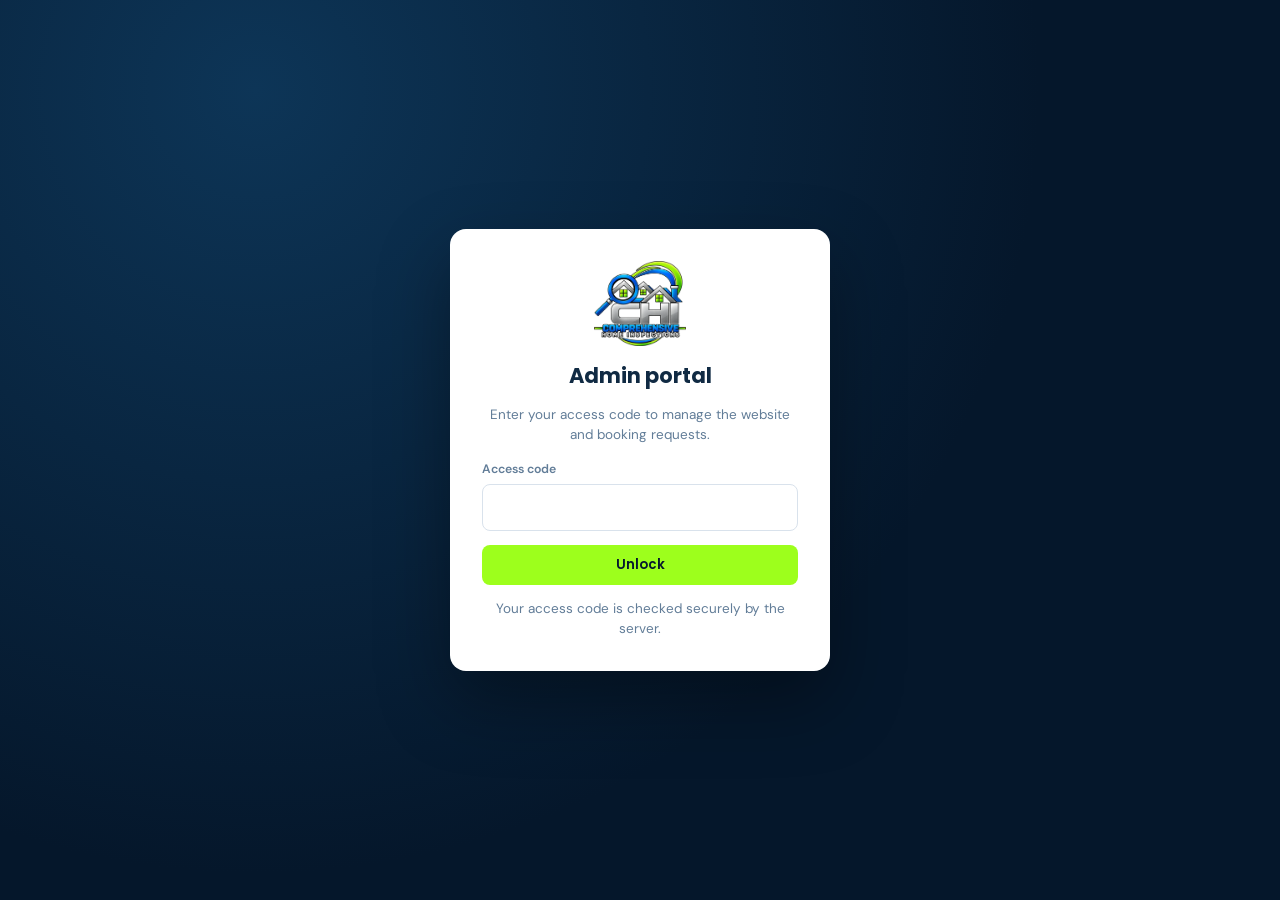
<file: admin/index.html>
<!doctype html>
<html lang="en">
  <head>
    <meta charset="UTF-8" />
    <meta name="viewport" content="width=device-width, initial-scale=1" />
    <meta name="robots" content="noindex, nofollow" />
    <title>CHI Admin Portal</title>
    <meta property="og:type" content="website" />
    <meta property="og:site_name" content="CHI Comprehensive Home Inspections" />
    <meta property="og:url" content="https://www.chinspects.com/admin/" />
    <meta property="og:title" content="CHI Comprehensive Home Inspections" />
    <meta property="og:description" content="Detailed home inspections across Maryland, Pennsylvania, DC and West Virginia." />
    <meta property="og:image" content="https://www.chinspects.com/assets/og-image.jpg" />
    <meta property="og:image:secure_url" content="https://www.chinspects.com/assets/og-image.jpg" />
    <meta property="og:image:type" content="image/jpeg" />
    <meta property="og:image:width" content="1200" />
    <meta property="og:image:height" content="630" />
    <meta property="og:image:alt" content="CHI Comprehensive Home Inspections logo" />
    <meta name="twitter:card" content="summary_large_image" />
    <meta name="twitter:title" content="CHI Comprehensive Home Inspections" />
    <meta name="twitter:image" content="https://www.chinspects.com/assets/og-image.jpg" />
    <link rel="icon" type="image/svg+xml" href="../assets/favicon.svg" />
    <link rel="preload" href="../assets/fonts/dm-sans.woff2" as="font" type="font/woff2" crossorigin />
    <!-- /admin (no trailing slash) would otherwise request /admin.css, which 404s.
         Inject the real URL before the parser can preload the wrong one. -->
    <script>
      (function () {
        var bare = location.protocol !== "file:" && !location.pathname.endsWith("/") && !/\.[a-z0-9]+$/i.test(location.pathname.split("/").pop());
        var css = document.createElement("link");
        css.rel = "stylesheet";
        css.href = bare ? "/admin/admin.css" : "admin.css";
        document.head.appendChild(css);
      })();
    </script>
    <script src="../assets/cms-config.js" defer></script>
    <script src="../assets/cms-map.js" defer></script>
    <!-- Parser-inserted so this runs after cms-map.js. A late-injected script
         can start first and then crash with "reading 'label'". -->
    <script>
      (function () {
        var bare = location.protocol !== "file:" && !location.pathname.endsWith("/") && !/\.[a-z0-9]+$/i.test(location.pathname.split("/").pop() || "");
        document.write('<script src="' + (bare ? "/admin/admin.js" : "admin.js") + '" defer><\/script>');
      })();
    </script>
  </head>
  <body>
    <!-- ------------------------------------------------- access code -->
    <div class="login-screen" id="login">
      <form class="login-card" id="login-form" autocomplete="off">
        <img src="../assets/chi-logo.webp" alt="CHI Comprehensive Home Inspections" width="440" height="405" />
        <h1>Admin portal</h1>
        <p>Enter your access code to manage the website and booking requests.</p>
        <label for="password">
          Access code
          <input type="password" id="password" autocomplete="current-password" inputmode="text" required />
        </label>
        <button class="btn btn-primary" type="submit" id="login-btn">Unlock</button>
        <p class="login-error" id="login-error" hidden></p>
        <p class="login-note">Your access code is checked securely by the server.</p>
      </form>
    </div>

    <!-- --------------------------------------------------------- app -->
    <div class="app" id="app" hidden>
      <header class="topbar">
        <div class="topbar-left">
          <img src="../assets/chi-logo.webp" alt="" width="440" height="405" />
          <div>
            <strong>Admin portal</strong>
            <span id="save-state">All changes saved</span>
          </div>
        </div>

        <nav class="tabs" aria-label="Admin sections">
          <button type="button" class="tab active" data-tab="bookings" id="tab-bookings">
            Booking requests <span class="badge" id="new-count" hidden>0</span>
          </button>
          <button type="button" class="tab" data-tab="content" id="tab-content">Edit website</button>
          <button type="button" class="tab" data-tab="settings" id="tab-settings">Settings</button>
        </nav>

        <div class="topbar-right">
          <span class="content-actions">
            <button class="btn btn-ghost" type="button" id="btn-preview-toggle">Hide preview</button>
            <button class="btn btn-ghost" type="button" id="btn-revert">Undo changes</button>
            <button class="btn btn-primary" type="button" id="btn-save" disabled>Save &amp; publish</button>
          </span>
          <button class="btn btn-quiet" type="button" id="btn-logout">Lock</button>
        </div>
      </header>

      <!-- ------------------------------------------- booking requests -->
      <section class="bookings" id="view-bookings" aria-labelledby="bookings-title">
        <div class="bookings-head">
          <div>
            <h2 id="bookings-title">Booking requests</h2>
            <p class="section-hint" id="bookings-summary">Loading…</p>
          </div>
          <div class="bookings-tools">
            <input type="search" id="booking-search" placeholder="Search name, phone, email, address" aria-label="Search booking requests" />
            <select id="booking-filter" aria-label="Filter by status">
              <option value="all">All statuses</option>
              <option value="new">New</option>
              <option value="contacted">Contacted</option>
              <option value="scheduled">Scheduled</option>
              <option value="completed">Completed</option>
              <option value="cancelled">Cancelled</option>
            </select>
            <button class="btn btn-ghost" type="button" id="btn-refresh">Refresh</button>
            <button class="btn btn-ghost" type="button" id="btn-export">Download CSV</button>
          </div>
        </div>
        <div class="booking-list" id="booking-list"></div>
      </section>

      <!-- ------------------------------------------------------- settings -->
      <section class="settings" id="view-settings" hidden>
        <div class="bookings-head">
          <div>
            <h2>Settings</h2>
            <p class="section-hint">Change the email and access code used to open this portal.</p>
          </div>
        </div>
        <form class="settings-card" id="email-form" autocomplete="off">
          <h3>Change email</h3>
          <p class="section-hint">Sign-in uses <strong id="settings-email"></strong>. The access code stays the same. If a confirmation link arrives, open it before the new email will work.</p>
          <label for="email-new">
            New email
            <input type="email" id="email-new" autocomplete="off" required />
          </label>
          <label for="email-confirm">
            Confirm new email
            <input type="email" id="email-confirm" autocomplete="off" required />
          </label>
          <label for="email-password">
            Current access code
            <input type="password" id="email-password" autocomplete="current-password" required />
          </label>
          <button class="btn btn-primary" type="submit" id="email-save">Update email</button>
          <p class="login-error" id="email-error" hidden></p>
        </form>
        <form class="settings-card" id="password-form" autocomplete="off">
          <h3>Change access code</h3>
          <p class="section-hint">This updates the password for <strong id="settings-email-code"></strong>. Use at least 8 characters.</p>
          <label for="pw-current">
            Current access code
            <input type="password" id="pw-current" autocomplete="current-password" required />
          </label>
          <label for="pw-new">
            New access code
            <input type="password" id="pw-new" autocomplete="new-password" minlength="8" required />
          </label>
          <label for="pw-confirm">
            Confirm new access code
            <input type="password" id="pw-confirm" autocomplete="new-password" minlength="8" required />
          </label>
          <button class="btn btn-primary" type="submit" id="pw-save">Update access code</button>
          <p class="login-error" id="pw-error" hidden></p>
        </form>
      </section>

      <!-- ------------------------------------------------ website editor -->
      <div class="layout" id="view-content" hidden>
        <nav class="sidebar" id="sidebar" aria-label="Website sections"></nav>

        <main class="editor" id="editor"></main>

        <aside class="preview" id="preview">
          <div class="preview-bar">
            <span>Live preview</span>
            <div class="preview-sizes">
              <button type="button" data-size="desktop" class="active">Desktop</button>
              <button type="button" data-size="mobile">Mobile</button>
            </div>
            <a href="../" target="_blank" rel="noopener">Open site ↗</a>
          </div>
          <div class="preview-frame-wrap" id="frame-wrap">
            <iframe id="preview-frame" src="../index.html" title="Live preview of the website"></iframe>
          </div>
        </aside>
      </div>
    </div>

    <div class="toast" id="toast" role="status" hidden></div>
  </body>
</html>
</file>
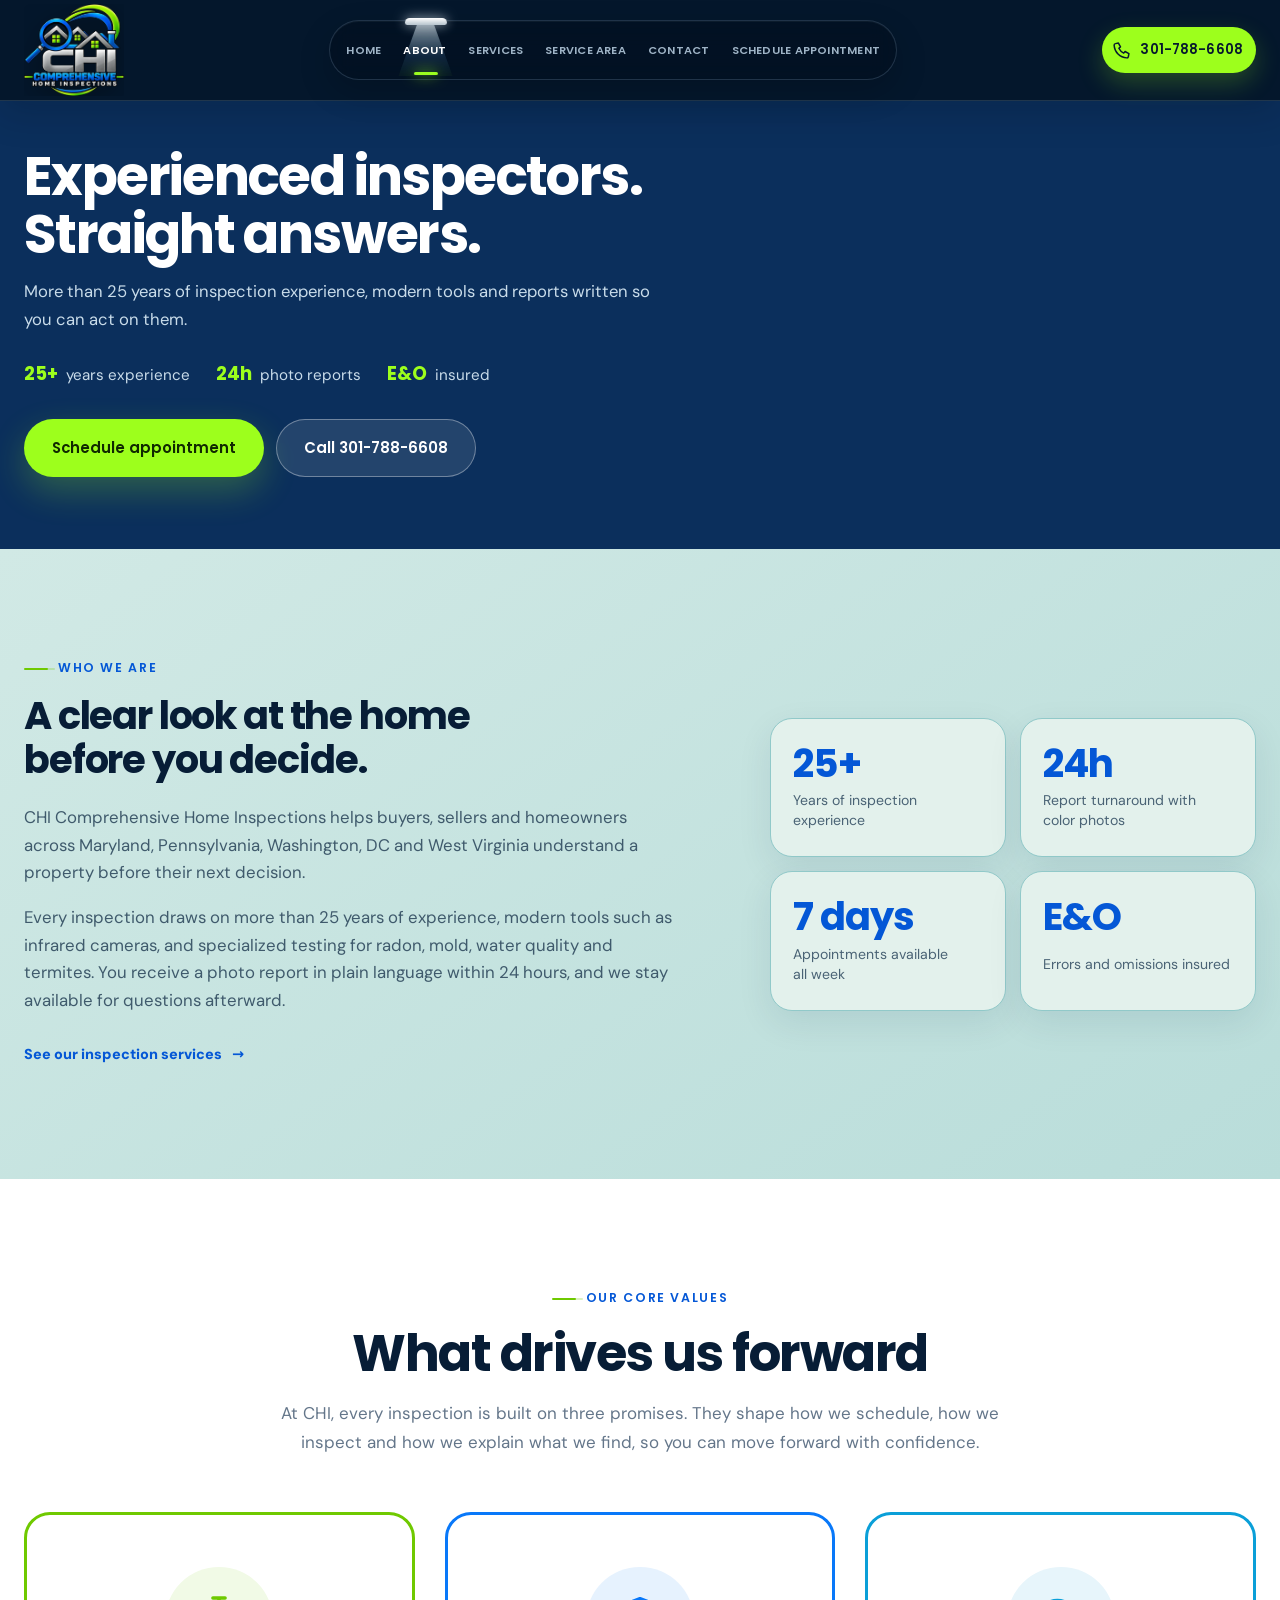
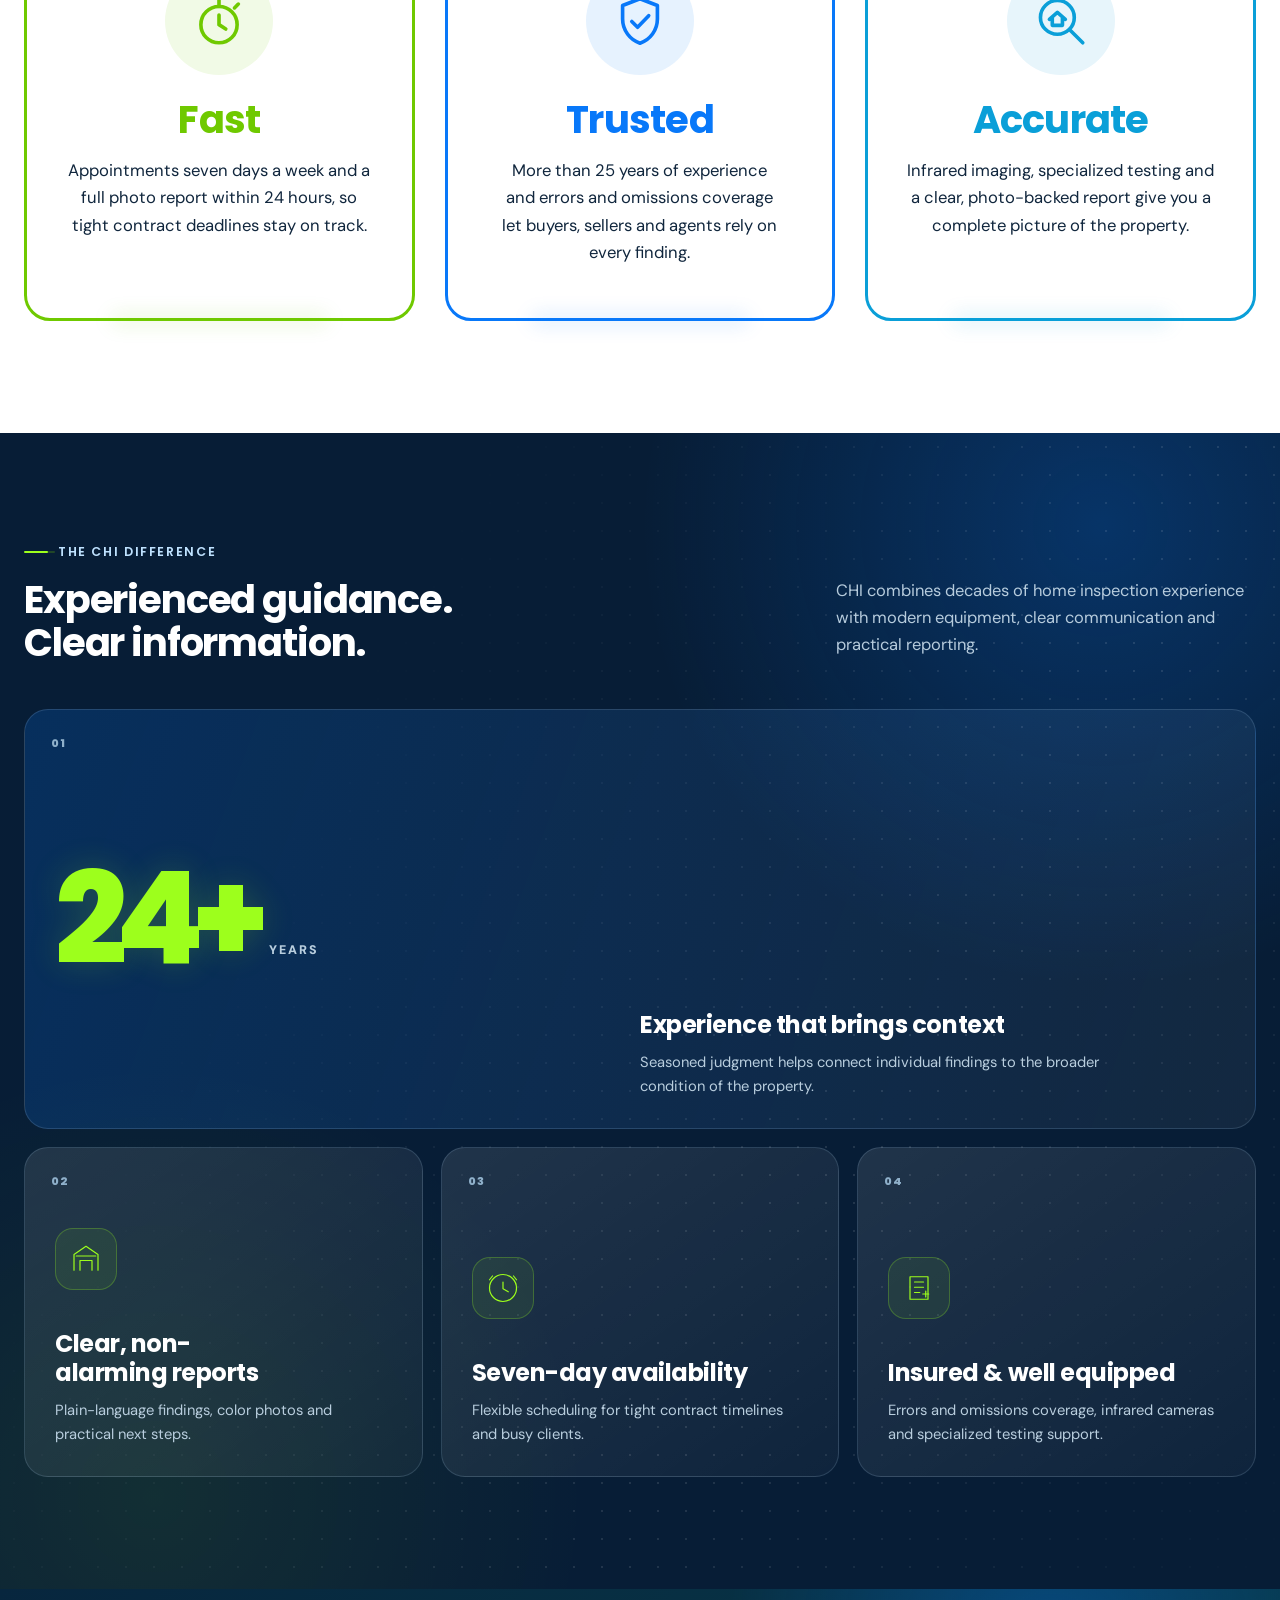
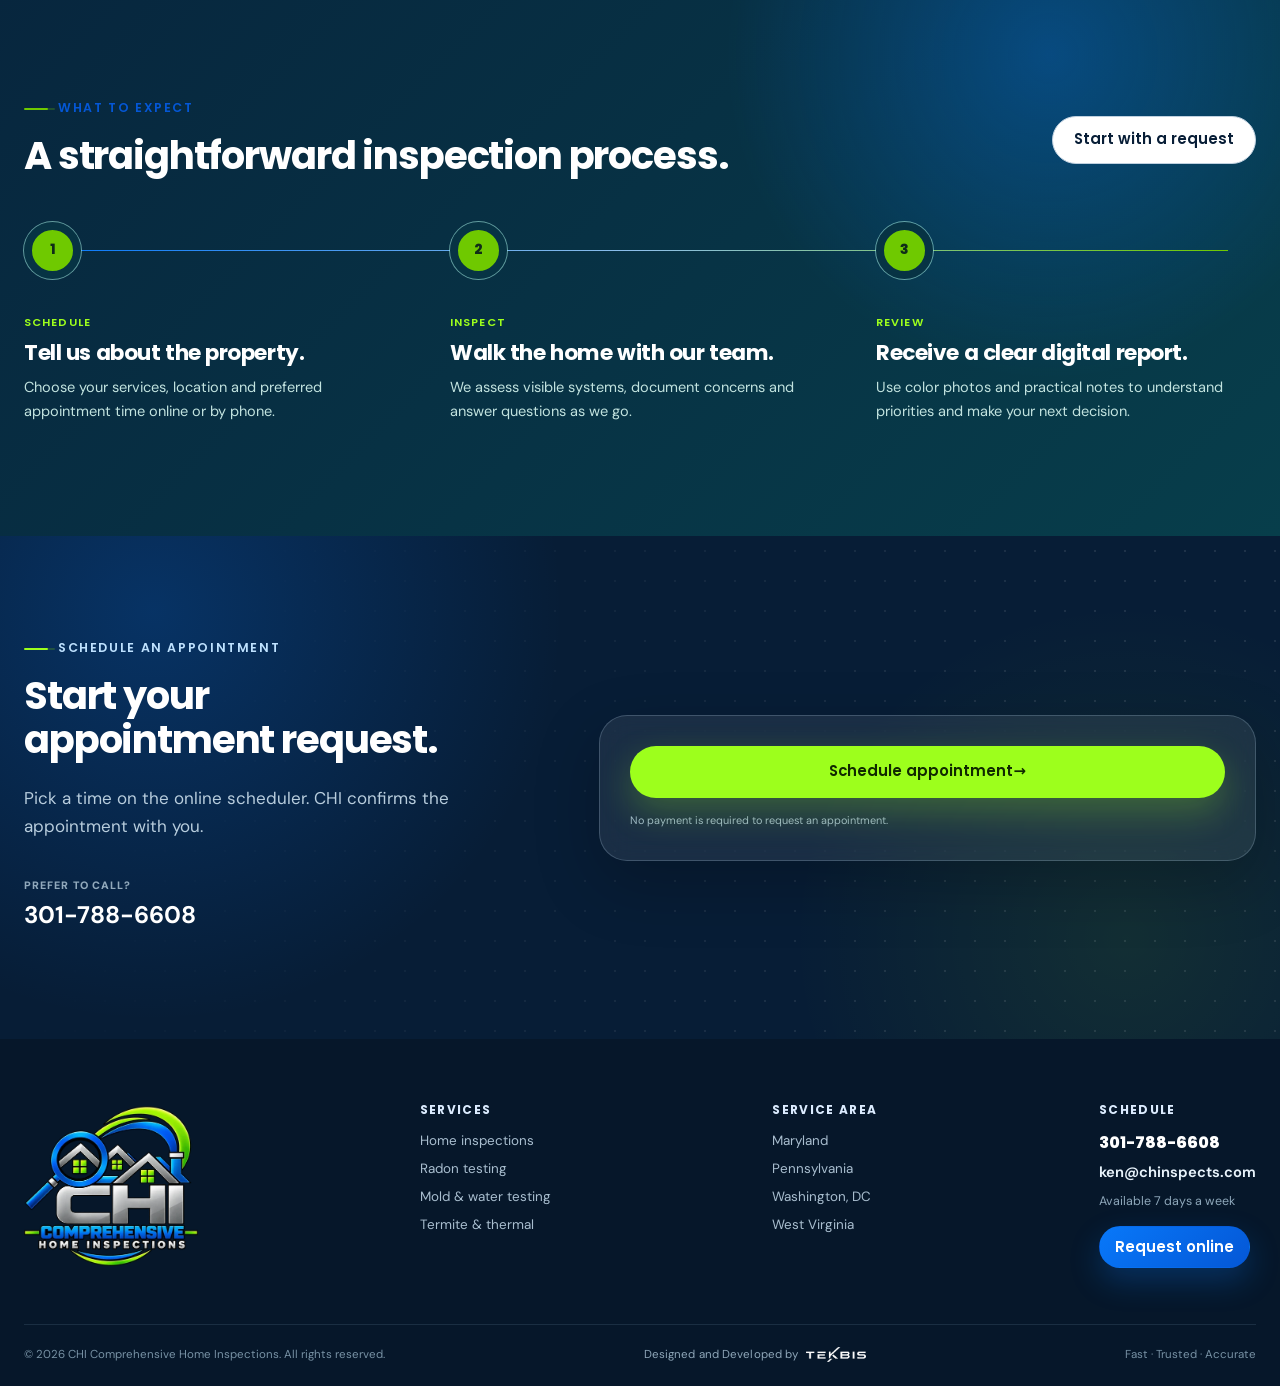
<file: about.html>
<!doctype html>
<html lang="en">
  <head>
    <meta charset="UTF-8" />
    <meta name="viewport" content="width=device-width, initial-scale=1" />
    <meta
      name="description"
      content="More than 25 years of home inspection experience, clear photo reports within 24 hours and appointments 7 days a week across MD, PA, DC and WV."
    />
    <meta name="theme-color" content="#071d36" />
    <title>About CHI | Comprehensive Home Inspections</title>
    <link rel="canonical" href="https://www.chinspects.com/about.html" />
    <meta property="og:type" content="website" />
    <meta property="og:site_name" content="CHI Comprehensive Home Inspections" />
    <meta property="og:url" content="https://www.chinspects.com/about.html" />
    <meta property="og:title" content="About CHI | Comprehensive Home Inspections" />
    <meta property="og:description" content="More than 25 years of home inspection experience, clear photo reports within 24 hours and appointments 7 days a week across MD, PA, DC and WV." />
    <meta property="og:image" content="https://www.chinspects.com/assets/og-image.jpg" />
    <meta property="og:image:secure_url" content="https://www.chinspects.com/assets/og-image.jpg" />
    <meta property="og:image:type" content="image/jpeg" />
    <meta property="og:image:width" content="1200" />
    <meta property="og:image:height" content="630" />
    <meta property="og:image:alt" content="CHI Comprehensive Home Inspections logo" />
    <meta name="twitter:card" content="summary_large_image" />
    <meta name="twitter:title" content="About CHI | Comprehensive Home Inspections" />
    <meta name="twitter:description" content="More than 25 years of home inspection experience, clear photo reports within 24 hours and appointments 7 days a week across MD, PA, DC and WV." />
    <meta name="twitter:image" content="https://www.chinspects.com/assets/og-image.jpg" />
    <link rel="icon" type="image/svg+xml" href="assets/favicon.svg" />
    <link rel="preload" href="assets/fonts/dm-sans.woff2" as="font" type="font/woff2" crossorigin />
    <link rel="preload" href="assets/fonts/poppins-700.woff2" as="font" type="font/woff2" crossorigin />
    <link rel="stylesheet" href="assets/styles.css" />
    <script src="assets/cms-config.js" defer></script>
    <script src="assets/cms-map.js" defer></script>
    <script src="assets/cms.js" defer></script>
    <script src="assets/app.js" defer></script>
    </head>
  <body data-page="about">
    <a class="skip-link" href="#main">Skip to content</a>

    <header class="site-header" data-header>
      <div class="container header-main">
        <a class="brand" href="index.html" aria-label="CHI Comprehensive Home Inspections home">
          <span class="brand-image-wrap"><img src="assets/chi-logo.webp" alt="CHI Comprehensive Home Inspections" width="440" height="405" fetchpriority="high" decoding="async" /></span>
        </a>

        <a class="header-call-mini" href="tel:+13017886608" aria-label="Call CHI at 301-788-6608"><svg viewBox="0 0 24 24" aria-hidden="true"><path d="M7.2 2.8 10 7.9 7.8 9.7c1.3 2.6 3.9 5.2 6.5 6.5L16.1 14l5.1 2.8-.7 4a2 2 0 0 1-2 1.7C9.1 21.9 2.1 14.9 1.5 5.5a2 2 0 0 1 1.7-2l4-.7Z"/></svg></a>

        <button class="menu-toggle" type="button" aria-expanded="false" aria-controls="primary-nav">
          <span></span><span></span><span></span><span class="sr-only">Open navigation</span>
        </button>

        <div class="header-panel">
          <nav class="limelight-nav" id="primary-nav" aria-label="Primary navigation">
            <span class="nav-light" aria-hidden="true"><i></i></span>
            <a href="index.html">Home</a>
            <a class="active" aria-current="page" href="about.html">About</a>
            <a href="services.html">Services</a>
            <a href="service-area.html">Service Area</a>
            <a href="contact.html">Contact</a>
            <a href="https://inspectionsupport.com/isn-knelson/online-scheduler/4d9c0fda-a7a7-11f1-bdcb-0a63506e1b9d" target="_blank" rel="noopener noreferrer">Schedule Appointment</a>
          </nav>
          <div class="header-actions">
            <a class="header-call" href="tel:+13017886608" aria-label="Call CHI at 301-788-6608"><svg viewBox="0 0 24 24" aria-hidden="true"><path d="M7.2 2.8 10 7.9 7.8 9.7c1.3 2.6 3.9 5.2 6.5 6.5L16.1 14l5.1 2.8-.7 4a2 2 0 0 1-2 1.7C9.1 21.9 2.1 14.9 1.5 5.5a2 2 0 0 1 1.7-2l4-.7Z"/></svg><span class="header-call-label">Call</span><span class="header-call-number">301-788-6608</span></a>
          </div>
        </div>
      </div>
    </header>

    <main id="main">
      <section class="page-hero hero-split" aria-labelledby="page-title">
        <div class="container hero-split-grid">
          <div class="hero-split-copy">
            <h1 id="page-title">Experienced inspectors. Straight answers.</h1>
            <p class="page-hero-lede">More than 25 years of inspection experience, modern tools and reports written so you can act on them.</p>
            <ul class="hero-facts"><li><strong>25+</strong> years experience</li><li><strong>24h</strong> photo reports</li><li><strong>E&amp;O</strong> insured</li></ul>
            <div class="hero-buttons">
              <a class="button button-lime button-large" href="https://inspectionsupport.com/isn-knelson/online-scheduler/4d9c0fda-a7a7-11f1-bdcb-0a63506e1b9d" target="_blank" rel="noopener noreferrer">Schedule appointment</a>
              <a class="button button-white button-large" href="tel:+13017886608">Call 301-788-6608</a>
            </div>
          </div>
        </div>
      </section>

      <section class="section about-intro" aria-labelledby="about-intro-title">
        <div class="container about-intro-grid">
          <div class="about-intro-copy reveal">
            <p class="eyebrow"><span></span> Who we are</p>
            <h2 id="about-intro-title">A clear look at the home before you decide.</h2>
            <p>CHI Comprehensive Home Inspections helps buyers, sellers and homeowners across Maryland, Pennsylvania, Washington, DC and West Virginia understand a property before their next decision.</p>
            <p>Every inspection draws on more than 25 years of experience, modern tools such as infrared cameras, and specialized testing for radon, mold, water quality and termites. You receive a photo report in plain language within 24 hours, and we stay available for questions afterward.</p>
            <a class="text-link" href="services.html">See our inspection services <span>→</span></a>
          </div>
          <ul class="about-facts reveal" aria-label="CHI at a glance">
            <li><strong>25+</strong><span>Years of inspection experience</span></li>
            <li><strong>24h</strong><span>Report turnaround with color photos</span></li>
            <li><strong>7 days</strong><span>Appointments available all week</span></li>
            <li><strong>E&amp;O</strong><span>Errors and omissions insured</span></li>
          </ul>
        </div>
      </section>

      <section class="section drives-section" aria-labelledby="drives-title-about">
        <div class="container">
          <div class="drives-head reveal">
            <p class="eyebrow"><span></span> Our core values</p>
            <h2 id="drives-title-about">What drives us forward</h2>
            <p>At CHI, every inspection is built on three promises. They shape how we schedule, how we inspect and how we explain what we find, so you can move forward with confidence.</p>
          </div>
          <div class="drives-grid">
            <article class="drive-card drive-fast reveal">
              <span class="drive-icon"><svg viewBox="0 0 24 24" aria-hidden="true"><circle pathLength="1" cx="12" cy="13.5" r="7.5"/><path pathLength="1" d="M12 9.5v4l2.8 1.8M9.5 2.5h5M12 2.5V6M18.4 6.6 20 5"/></svg></span>
              <h3>Fast</h3>
              <p>Appointments seven days a week and a full photo report within 24 hours, so tight contract deadlines stay on track.</p>
            </article>
            <article class="drive-card drive-trusted reveal">
              <span class="drive-icon"><svg viewBox="0 0 24 24" aria-hidden="true"><path pathLength="1" d="M12 2.8 4.8 5.6v5.6c0 4.6 3 8.6 7.2 10 4.2-1.4 7.2-5.4 7.2-10V5.6L12 2.8Z"/><path pathLength="1" d="m8.6 12.2 2.4 2.4 4.6-4.8"/></svg></span>
              <h3>Trusted</h3>
              <p>More than 25 years of experience and errors and omissions coverage let buyers, sellers and agents rely on every finding.</p>
            </article>
            <article class="drive-card drive-accurate reveal">
              <span class="drive-icon"><svg viewBox="0 0 24 24" aria-hidden="true"><circle pathLength="1" cx="10.5" cy="10.5" r="7"/><path pathLength="1" d="m15.6 15.6 5.4 5.4M7.2 11.3l3.3-2.9 3.3 2.9M8.4 10.4v3.4h4.2v-3.4"/></svg></span>
              <h3>Accurate</h3>
              <p>Infrared imaging, specialized testing and a clear, photo-backed report give you a complete picture of the property.</p>
            </article>
          </div>
        </div>
      </section>

      <section class="section why-section" id="why-chi">
        <div class="container">
          <div class="why-intro reveal">
            <div>
              <p class="eyebrow light"><span></span> The CHI difference</p>
              <h2>Experienced guidance.<br />Clear information.</h2>
            </div>
            <p>CHI combines decades of home inspection experience with modern equipment, clear communication and practical reporting.</p>
          </div>

          <div class="why-cards">
            <article class="why-card why-card-large reveal">
              <span class="card-number">01</span>
              <div class="experience-display" aria-hidden="true">
                <strong>25+</strong><span>years</span>
              </div>
              <div><h3>Experience that brings context</h3><p>Seasoned judgment helps connect individual findings to the broader condition of the property.</p></div>
            </article>
            <article class="why-card reveal">
              <span class="card-number">02</span>
              <div class="line-icon"><svg viewBox="0 0 48 48" aria-hidden="true"><path d="M8 39V18L24 7l16 11v21M16 39V26h16v13M11 20h26"/></svg></div>
              <h3>Clear, non-alarming reports</h3>
              <p>Plain-language findings, color photos and practical next steps.</p>
            </article>
            <article class="why-card reveal">
              <span class="card-number">03</span>
              <div class="line-icon"><svg viewBox="0 0 48 48" aria-hidden="true"><path d="M24 42a18 18 0 1 0 0-36 18 18 0 0 0 0 36Zm0-26v9l7 4M10 8l-4 5m32-5 4 5"/></svg></div>
              <h3>Seven-day availability</h3>
              <p>Flexible scheduling for tight contract timelines and busy clients.</p>
            </article>
            <article class="why-card reveal">
              <span class="card-number">04</span>
              <div class="line-icon"><svg viewBox="0 0 48 48" aria-hidden="true"><path d="M12 9h24v30H12zM18 16h12M18 23h12M18 30h7m8-2v8m-4-4h8"/></svg></div>
              <h3>Insured &amp; well equipped</h3>
              <p>Errors and omissions coverage, infrared cameras and specialized testing support.</p>
            </article>
          </div>
        </div>
      </section>

      <section class="section process-section">
        <div class="container">
          <div class="section-heading compact reveal">
            <div><p class="eyebrow"><span></span> What to expect</p><h2>A straightforward inspection process.</h2></div>
            <a class="button button-outline" href="https://inspectionsupport.com/isn-knelson/online-scheduler/4d9c0fda-a7a7-11f1-bdcb-0a63506e1b9d" target="_blank" rel="noopener noreferrer">Start with a request</a>
          </div>
          <div class="process-track reveal">
            <article><span class="process-dot">1</span><p class="process-label">Schedule</p><h3>Tell us about the property.</h3><p>Choose your services, location and preferred appointment time online or by phone.</p></article>
            <article><span class="process-dot">2</span><p class="process-label">Inspect</p><h3>Walk the home with our team.</h3><p>We assess visible systems, document concerns and answer questions as we go.</p></article>
            <article><span class="process-dot">3</span><p class="process-label">Review</p><h3>Receive a clear digital report.</h3><p>Use color photos and practical notes to understand priorities and make your next decision.</p></article>
          </div>
        </div>
      </section>

      <section class="quick-booking" id="contact">
        <div class="container quick-booking-grid">
          <div class="quick-booking-copy reveal">
            <p class="eyebrow light"><span></span> Schedule an appointment</p>
            <h2>Start your appointment request.</h2>
            <p>Pick a time on the online scheduler. CHI confirms the appointment with you.</p>
            <a href="tel:+13017886608"><span>Prefer to call?</span><strong>301-788-6608</strong></a>
          </div>
          <div class="quick-booking-form reveal">
            <a class="button button-lime button-large" href="https://inspectionsupport.com/isn-knelson/online-scheduler/4d9c0fda-a7a7-11f1-bdcb-0a63506e1b9d" target="_blank" rel="noopener noreferrer">Schedule appointment <span>→</span></a>
            <p class="quick-form-note">No payment is required to request an appointment.</p>
          </div>
        </div>
      </section>
    </main>


    <footer class="site-footer">
      <div class="container footer-top">
        <div class="footer-brand">
          <img src="assets/chi-logo.webp" alt="CHI Comprehensive Home Inspections" width="440" height="405" loading="lazy" decoding="async" />
        </div>
        <div><h3>Services</h3><a href="services.html">Home inspections</a><a href="services.html">Radon testing</a><a href="services.html">Mold &amp; water testing</a><a href="services.html">Termite &amp; thermal</a></div>
        <div><h3>Service area</h3><a href="service-area.html">Maryland</a><a href="service-area.html">Pennsylvania</a><a href="service-area.html">Washington, DC</a><a href="service-area.html">West Virginia</a></div>
        <div class="footer-contact"><h3>Schedule</h3><a class="footer-phone" href="tel:+13017886608">301-788-6608</a><a class="footer-email" href="mailto:ken@chinspects.com">ken@chinspects.com</a><p>Available 7 days a week</p><a class="button button-primary" href="https://inspectionsupport.com/isn-knelson/online-scheduler/4d9c0fda-a7a7-11f1-bdcb-0a63506e1b9d" target="_blank" rel="noopener noreferrer">Request online</a></div>
      </div>
      <div class="container footer-bottom"><p>© <span data-year></span> CHI Comprehensive Home Inspections. All rights reserved.</p><a class="footer-credit" href="https://tekbis.com/" target="_blank" rel="noopener noreferrer"><span>Designed and Developed by</span><img src="assets/tekbis-logo.png" alt="" width="709" height="177" /></a><p>Fast · Trusted · Accurate</p></div>
    </footer>

    <a class="mobile-call-bar" href="tel:+13017886608"><span>Call CHI</span><strong>301-788-6608</strong></a>
  </body>
</html>
</file>
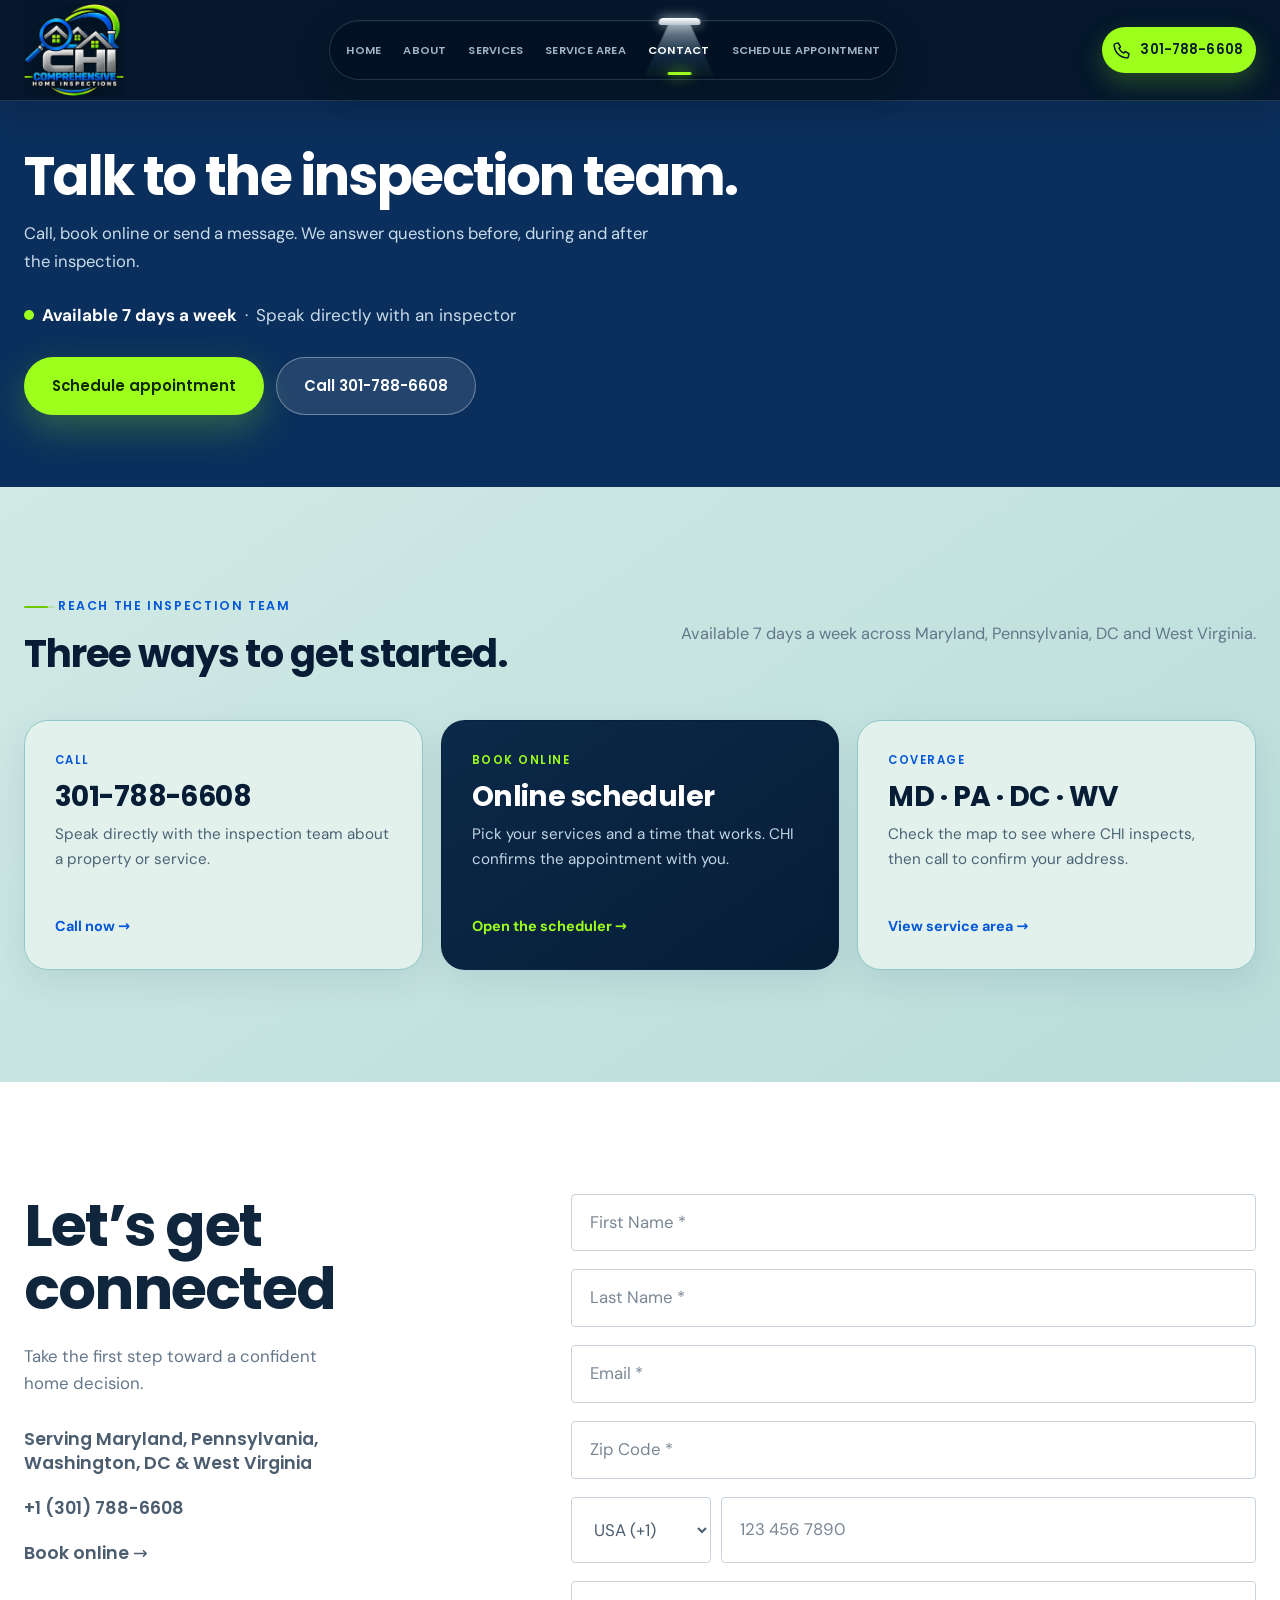
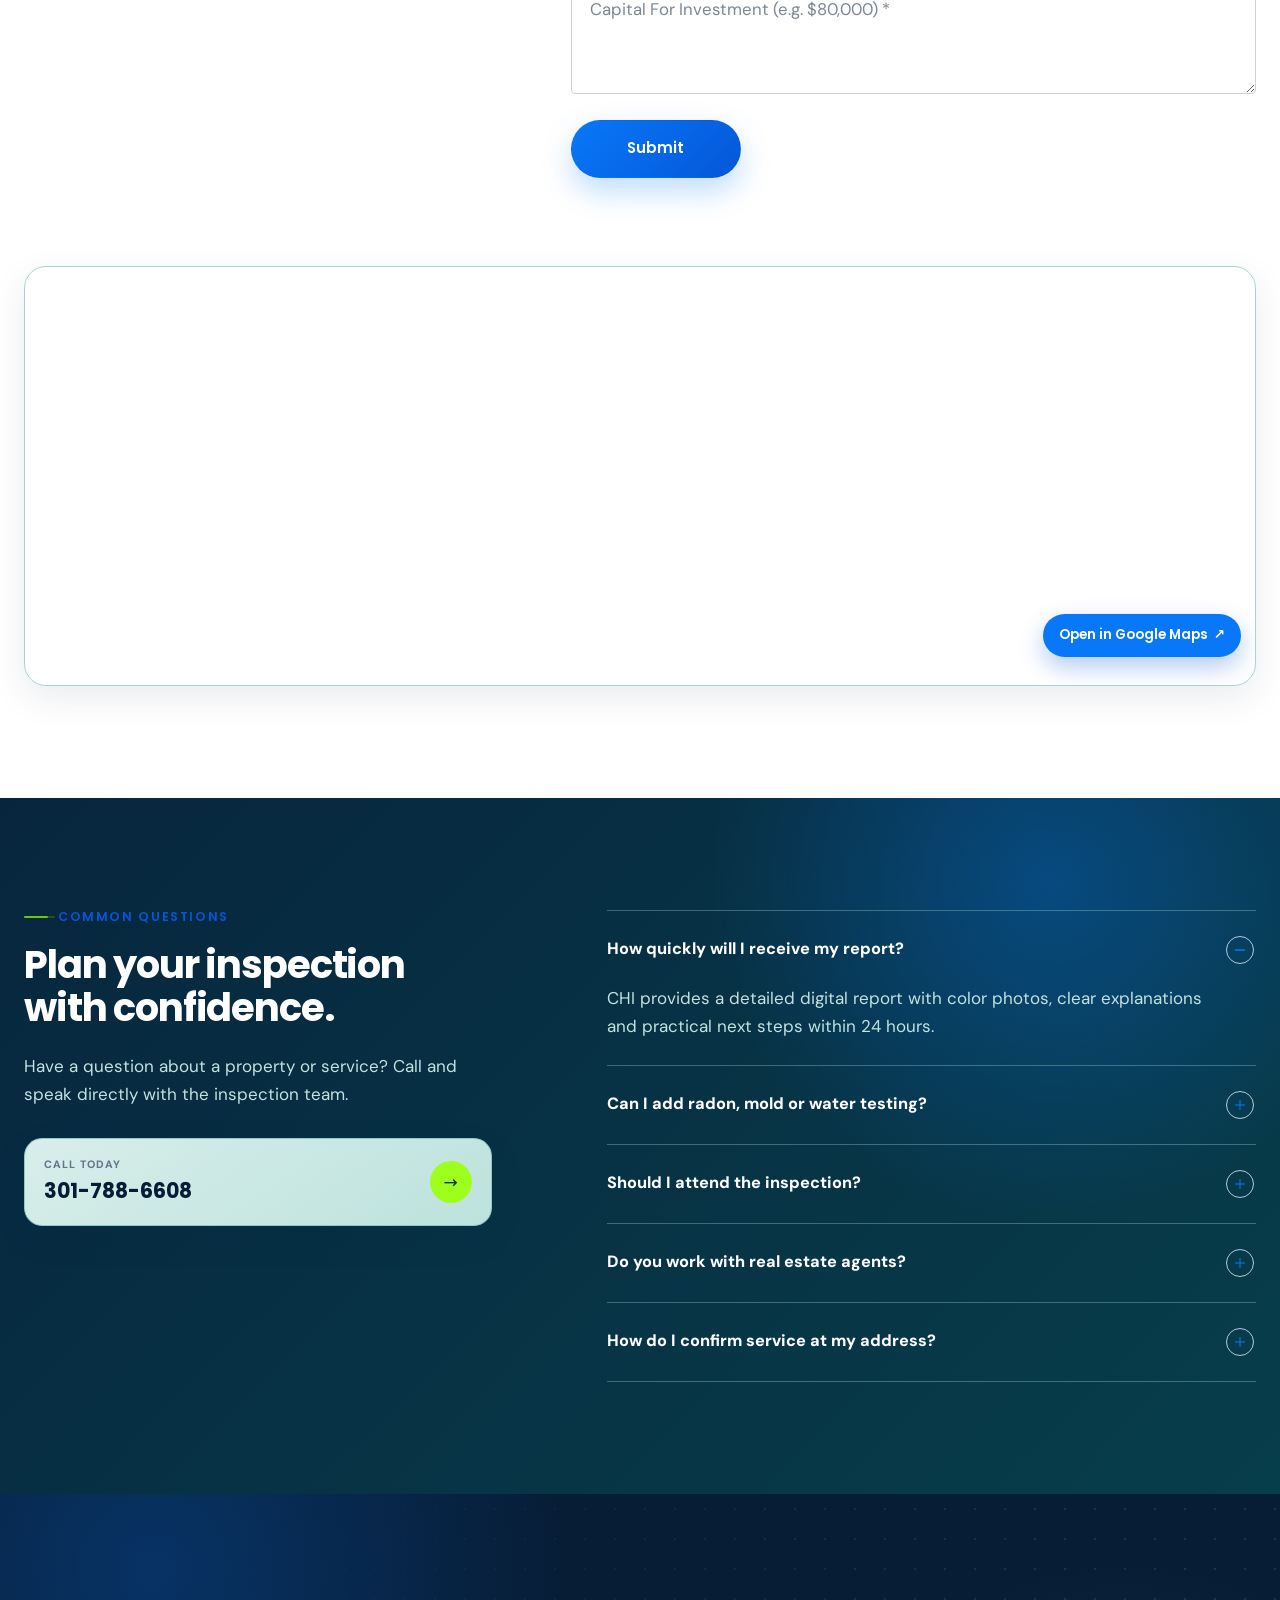
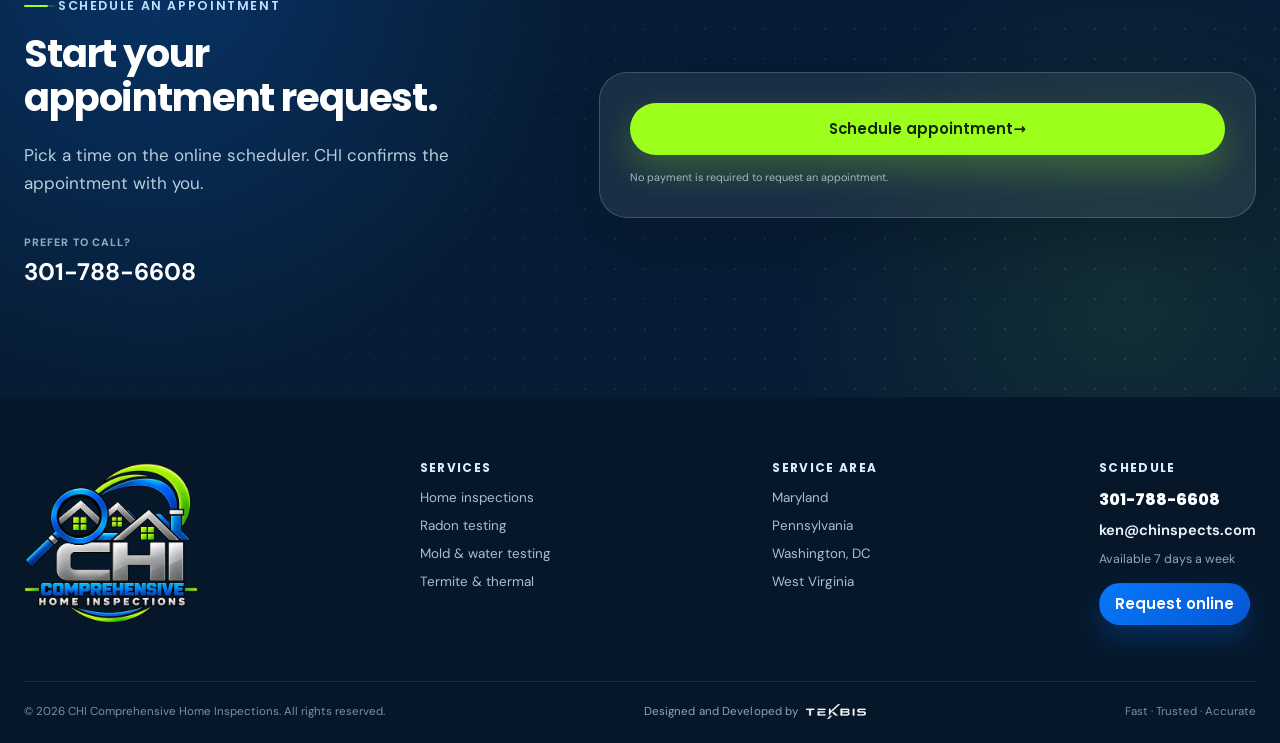
<file: contact.html>
<!doctype html>
<html lang="en">
  <head>
    <meta charset="UTF-8" />
    <meta name="viewport" content="width=device-width, initial-scale=1" />
    <meta
      name="description"
      content="Call 301-788-6608 or book online to schedule a home inspection with CHI. Available 7 days a week in MD, PA, DC and WV."
    />
    <meta name="theme-color" content="#071d36" />
    <title>Contact CHI | Comprehensive Home Inspections</title>
    <link rel="canonical" href="https://www.chinspects.com/contact.html" />
    <meta property="og:type" content="website" />
    <meta property="og:site_name" content="CHI Comprehensive Home Inspections" />
    <meta property="og:url" content="https://www.chinspects.com/contact.html" />
    <meta property="og:title" content="Contact CHI | Comprehensive Home Inspections" />
    <meta property="og:description" content="Call 301-788-6608 or book online to schedule a home inspection with CHI. Available 7 days a week in MD, PA, DC and WV." />
    <meta property="og:image" content="https://www.chinspects.com/assets/og-image.jpg" />
    <meta property="og:image:secure_url" content="https://www.chinspects.com/assets/og-image.jpg" />
    <meta property="og:image:type" content="image/jpeg" />
    <meta property="og:image:width" content="1200" />
    <meta property="og:image:height" content="630" />
    <meta property="og:image:alt" content="CHI Comprehensive Home Inspections logo" />
    <meta name="twitter:card" content="summary_large_image" />
    <meta name="twitter:title" content="Contact CHI | Comprehensive Home Inspections" />
    <meta name="twitter:description" content="Call 301-788-6608 or book online to schedule a home inspection with CHI. Available 7 days a week in MD, PA, DC and WV." />
    <meta name="twitter:image" content="https://www.chinspects.com/assets/og-image.jpg" />
    <link rel="icon" type="image/svg+xml" href="assets/favicon.svg" />
    <link rel="preload" href="assets/fonts/dm-sans.woff2" as="font" type="font/woff2" crossorigin />
    <link rel="preload" href="assets/fonts/poppins-700.woff2" as="font" type="font/woff2" crossorigin />
    <link rel="stylesheet" href="assets/styles.css" />
    <script src="assets/cms-config.js" defer></script>
    <script src="assets/cms-map.js" defer></script>
    <script src="assets/cms.js" defer></script>
    <script src="assets/app.js" defer></script>
    </head>
  <body data-page="contact">
    <a class="skip-link" href="#main">Skip to content</a>

    <header class="site-header" data-header>
      <div class="container header-main">
        <a class="brand" href="index.html" aria-label="CHI Comprehensive Home Inspections home">
          <span class="brand-image-wrap"><img src="assets/chi-logo.webp" alt="CHI Comprehensive Home Inspections" width="440" height="405" fetchpriority="high" decoding="async" /></span>
        </a>

        <a class="header-call-mini" href="tel:+13017886608" aria-label="Call CHI at 301-788-6608"><svg viewBox="0 0 24 24" aria-hidden="true"><path d="M7.2 2.8 10 7.9 7.8 9.7c1.3 2.6 3.9 5.2 6.5 6.5L16.1 14l5.1 2.8-.7 4a2 2 0 0 1-2 1.7C9.1 21.9 2.1 14.9 1.5 5.5a2 2 0 0 1 1.7-2l4-.7Z"/></svg></a>

        <button class="menu-toggle" type="button" aria-expanded="false" aria-controls="primary-nav">
          <span></span><span></span><span></span><span class="sr-only">Open navigation</span>
        </button>

        <div class="header-panel">
          <nav class="limelight-nav" id="primary-nav" aria-label="Primary navigation">
            <span class="nav-light" aria-hidden="true"><i></i></span>
            <a href="index.html">Home</a>
            <a href="about.html">About</a>
            <a href="services.html">Services</a>
            <a href="service-area.html">Service Area</a>
            <a class="active" aria-current="page" href="contact.html">Contact</a>
            <a href="https://inspectionsupport.com/isn-knelson/online-scheduler/4d9c0fda-a7a7-11f1-bdcb-0a63506e1b9d" target="_blank" rel="noopener noreferrer">Schedule Appointment</a>
          </nav>
          <div class="header-actions">
            <a class="header-call" href="tel:+13017886608" aria-label="Call CHI at 301-788-6608"><svg viewBox="0 0 24 24" aria-hidden="true"><path d="M7.2 2.8 10 7.9 7.8 9.7c1.3 2.6 3.9 5.2 6.5 6.5L16.1 14l5.1 2.8-.7 4a2 2 0 0 1-2 1.7C9.1 21.9 2.1 14.9 1.5 5.5a2 2 0 0 1 1.7-2l4-.7Z"/></svg><span class="header-call-label">Call</span><span class="header-call-number">301-788-6608</span></a>
          </div>
        </div>
      </div>
    </header>

    <main id="main">
      <section class="page-hero hero-split" aria-labelledby="page-title">
        <div class="container hero-split-grid">
          <div class="hero-split-copy">
            <h1 id="page-title">Talk to the inspection team.</h1>
            <p class="page-hero-lede">Call, book online or send a message. We answer questions before, during and after the inspection.</p>
            <p class="hero-availability"><span class="pulse-dot" aria-hidden="true"></span><strong>Available 7 days a week</strong><span class="hero-availability-sep" aria-hidden="true">·</span><span>Speak directly with an inspector</span></p>
            <div class="hero-buttons">
              <a class="button button-lime button-large" href="https://inspectionsupport.com/isn-knelson/online-scheduler/4d9c0fda-a7a7-11f1-bdcb-0a63506e1b9d" target="_blank" rel="noopener noreferrer">Schedule appointment</a>
              <a class="button button-white button-large" href="tel:+13017886608">Call 301-788-6608</a>
            </div>
          </div>
        </div>
      </section>

      <section class="section contact-section" aria-labelledby="contact-title">
        <div class="container">
          <div class="section-heading compact reveal">
            <div>
              <p class="eyebrow"><span></span> Reach the inspection team</p>
              <h2 id="contact-title">Three ways to get started.</h2>
            </div>
            <p>Available 7 days a week across Maryland, Pennsylvania, DC and West Virginia.</p>
          </div>
          <div class="contact-cards reveal">
            <a class="contact-card" href="tel:+13017886608">
              <span class="contact-card-kicker">Call</span>
              <strong>301-788-6608</strong>
              <p>Speak directly with the inspection team about a property or service.</p>
              <span class="contact-card-link">Call now →</span>
            </a>
            <a class="contact-card contact-card-primary" href="https://inspectionsupport.com/isn-knelson/online-scheduler/4d9c0fda-a7a7-11f1-bdcb-0a63506e1b9d" target="_blank" rel="noopener noreferrer">
              <span class="contact-card-kicker">Book online</span>
              <strong>Online scheduler</strong>
              <p>Pick your services and a time that works. CHI confirms the appointment with you.</p>
              <span class="contact-card-link">Open the scheduler →</span>
            </a>
            <a class="contact-card" href="service-area.html">
              <span class="contact-card-kicker">Coverage</span>
              <strong>MD · PA · DC · WV</strong>
              <p>Check the map to see where CHI inspects, then call to confirm your address.</p>
              <span class="contact-card-link">View service area →</span>
            </a>
          </div>
        </div>
      </section>

      <section class="section connect-section" id="get-connected" aria-labelledby="connect-title">
        <div class="container connect-grid">
          <div class="connect-copy reveal">
            <h2 id="connect-title">Let’s get connected</h2>
            <p class="connect-lede">Take the first step toward a confident home decision.</p>
            <p class="connect-line">Serving Maryland, Pennsylvania,<br />Washington, DC &amp; West Virginia</p>
            <a class="connect-line" href="tel:+13017886608">+1 (301) 788-6608</a>
            <a class="connect-line" href="https://inspectionsupport.com/isn-knelson/online-scheduler/4d9c0fda-a7a7-11f1-bdcb-0a63506e1b9d" target="_blank" rel="noopener noreferrer">Book online →</a>
          </div>
          <form class="connect-form reveal" data-connect-form novalidate>
            <input type="text" name="bot-field" tabindex="-1" autocomplete="off" hidden />
            <label class="sr-only" for="cf-first">First Name</label>
            <input id="cf-first" name="firstName" type="text" placeholder="First Name *" autocomplete="given-name" required maxlength="120" />
            <label class="sr-only" for="cf-last">Last Name</label>
            <input id="cf-last" name="lastName" type="text" placeholder="Last Name *" autocomplete="family-name" required maxlength="120" />
            <label class="sr-only" for="cf-email">Email</label>
            <input id="cf-email" name="email" type="email" placeholder="Email *" autocomplete="email" required maxlength="254" />
            <label class="sr-only" for="cf-zip">Zip Code</label>
            <input id="cf-zip" name="zip" type="text" placeholder="Zip Code *" autocomplete="postal-code" inputmode="numeric" required maxlength="10" />
            <div class="connect-phone">
              <label class="sr-only" for="cf-cc">Country code</label>
              <select id="cf-cc" name="countryCode" autocomplete="tel-country-code">
                <option value="+1" selected>USA (+1)</option>
              </select>
              <label class="sr-only" for="cf-phone">Phone</label>
              <input id="cf-phone" name="phone" type="tel" placeholder="123 456 7890" autocomplete="tel-national" maxlength="30" />
            </div>
            <label class="sr-only" for="cf-capital">Capital For Investment</label>
            <textarea id="cf-capital" name="capital" rows="3" placeholder="Capital For Investment (e.g. $80,000) *" required maxlength="500"></textarea>
            <p class="connect-error" data-connect-error role="alert" hidden></p>
            <button class="button button-primary button-large connect-submit" type="submit">Submit</button>
            <p class="connect-success" data-connect-success role="status" hidden>Thanks! Your details were sent. The CHI team will be in touch shortly.</p>
          </form>
        </div>
        <div class="container connect-map reveal" data-gmap>
          <iframe title="Map of CHI's service area" src="https://maps.google.com/maps?q=Maryland&amp;z=7&amp;output=embed" loading="lazy" referrerpolicy="no-referrer-when-downgrade" allowfullscreen></iframe>
          <a class="gmap-open" href="https://www.google.com/maps/search/?api=1&amp;query=Maryland" target="_blank" rel="noopener">Open in Google Maps <span aria-hidden="true">↗</span></a>
        </div>
      </section>

      <section class="section faq-section">
        <div class="container faq-grid">
          <div class="faq-intro reveal">
            <p class="eyebrow"><span></span> Common questions</p>
            <h2>Plan your inspection with confidence.</h2>
            <p>Have a question about a property or service? Call and speak directly with the inspection team.</p>
            <a class="phone-card" href="tel:+13017886608"><span>Call today</span><strong>301-788-6608</strong><i>→</i></a>
          </div>
          <div class="faq-list reveal">
            <details open>
              <summary>How quickly will I receive my report?<span></span></summary>
              <p>CHI provides a detailed digital report with color photos, clear explanations and practical next steps within 24 hours.</p>
            </details>
            <details>
              <summary>Can I add radon, mold or water testing?<span></span></summary>
              <p>Yes. Add-on testing can be coordinated with your home inspection so you get a more complete picture in fewer appointments.</p>
            </details>
            <details>
              <summary>Should I attend the inspection?<span></span></summary>
              <p>You are welcome to attend. It is a useful opportunity to see the home’s systems, ask questions and review the most important findings.</p>
            </details>
            <details>
              <summary>Do you work with real estate agents?<span></span></summary>
              <p>Yes. CHI works with buyers, sellers and agents and can share the completed report with the people you authorize.</p>
            </details>
            <details>
              <summary>How do I confirm service at my address?<span></span></summary>
              <p>Book a time on the online scheduler or call 301-788-6608. We serve Maryland, Pennsylvania, DC and West Virginia.</p>
            </details>
          </div>
        </div>
      </section>

      <section class="quick-booking" id="contact">
        <div class="container quick-booking-grid">
          <div class="quick-booking-copy reveal">
            <p class="eyebrow light"><span></span> Schedule an appointment</p>
            <h2>Start your appointment request.</h2>
            <p>Pick a time on the online scheduler. CHI confirms the appointment with you.</p>
            <a href="tel:+13017886608"><span>Prefer to call?</span><strong>301-788-6608</strong></a>
          </div>
          <div class="quick-booking-form reveal">
            <a class="button button-lime button-large" href="https://inspectionsupport.com/isn-knelson/online-scheduler/4d9c0fda-a7a7-11f1-bdcb-0a63506e1b9d" target="_blank" rel="noopener noreferrer">Schedule appointment <span>→</span></a>
            <p class="quick-form-note">No payment is required to request an appointment.</p>
          </div>
        </div>
      </section>
    </main>


    <footer class="site-footer">
      <div class="container footer-top">
        <div class="footer-brand">
          <img src="assets/chi-logo.webp" alt="CHI Comprehensive Home Inspections" width="440" height="405" loading="lazy" decoding="async" />
        </div>
        <div><h3>Services</h3><a href="services.html">Home inspections</a><a href="services.html">Radon testing</a><a href="services.html">Mold &amp; water testing</a><a href="services.html">Termite &amp; thermal</a></div>
        <div><h3>Service area</h3><a href="service-area.html">Maryland</a><a href="service-area.html">Pennsylvania</a><a href="service-area.html">Washington, DC</a><a href="service-area.html">West Virginia</a></div>
        <div class="footer-contact"><h3>Schedule</h3><a class="footer-phone" href="tel:+13017886608">301-788-6608</a><a class="footer-email" href="mailto:ken@chinspects.com">ken@chinspects.com</a><p>Available 7 days a week</p><a class="button button-primary" href="https://inspectionsupport.com/isn-knelson/online-scheduler/4d9c0fda-a7a7-11f1-bdcb-0a63506e1b9d" target="_blank" rel="noopener noreferrer">Request online</a></div>
      </div>
      <div class="container footer-bottom"><p>© <span data-year></span> CHI Comprehensive Home Inspections. All rights reserved.</p><a class="footer-credit" href="https://tekbis.com/" target="_blank" rel="noopener noreferrer"><span>Designed and Developed by</span><img src="assets/tekbis-logo.png" alt="" width="709" height="177" /></a><p>Fast · Trusted · Accurate</p></div>
    </footer>

    <a class="mobile-call-bar" href="tel:+13017886608"><span>Call CHI</span><strong>301-788-6608</strong></a>
  </body>
</html>
</file>
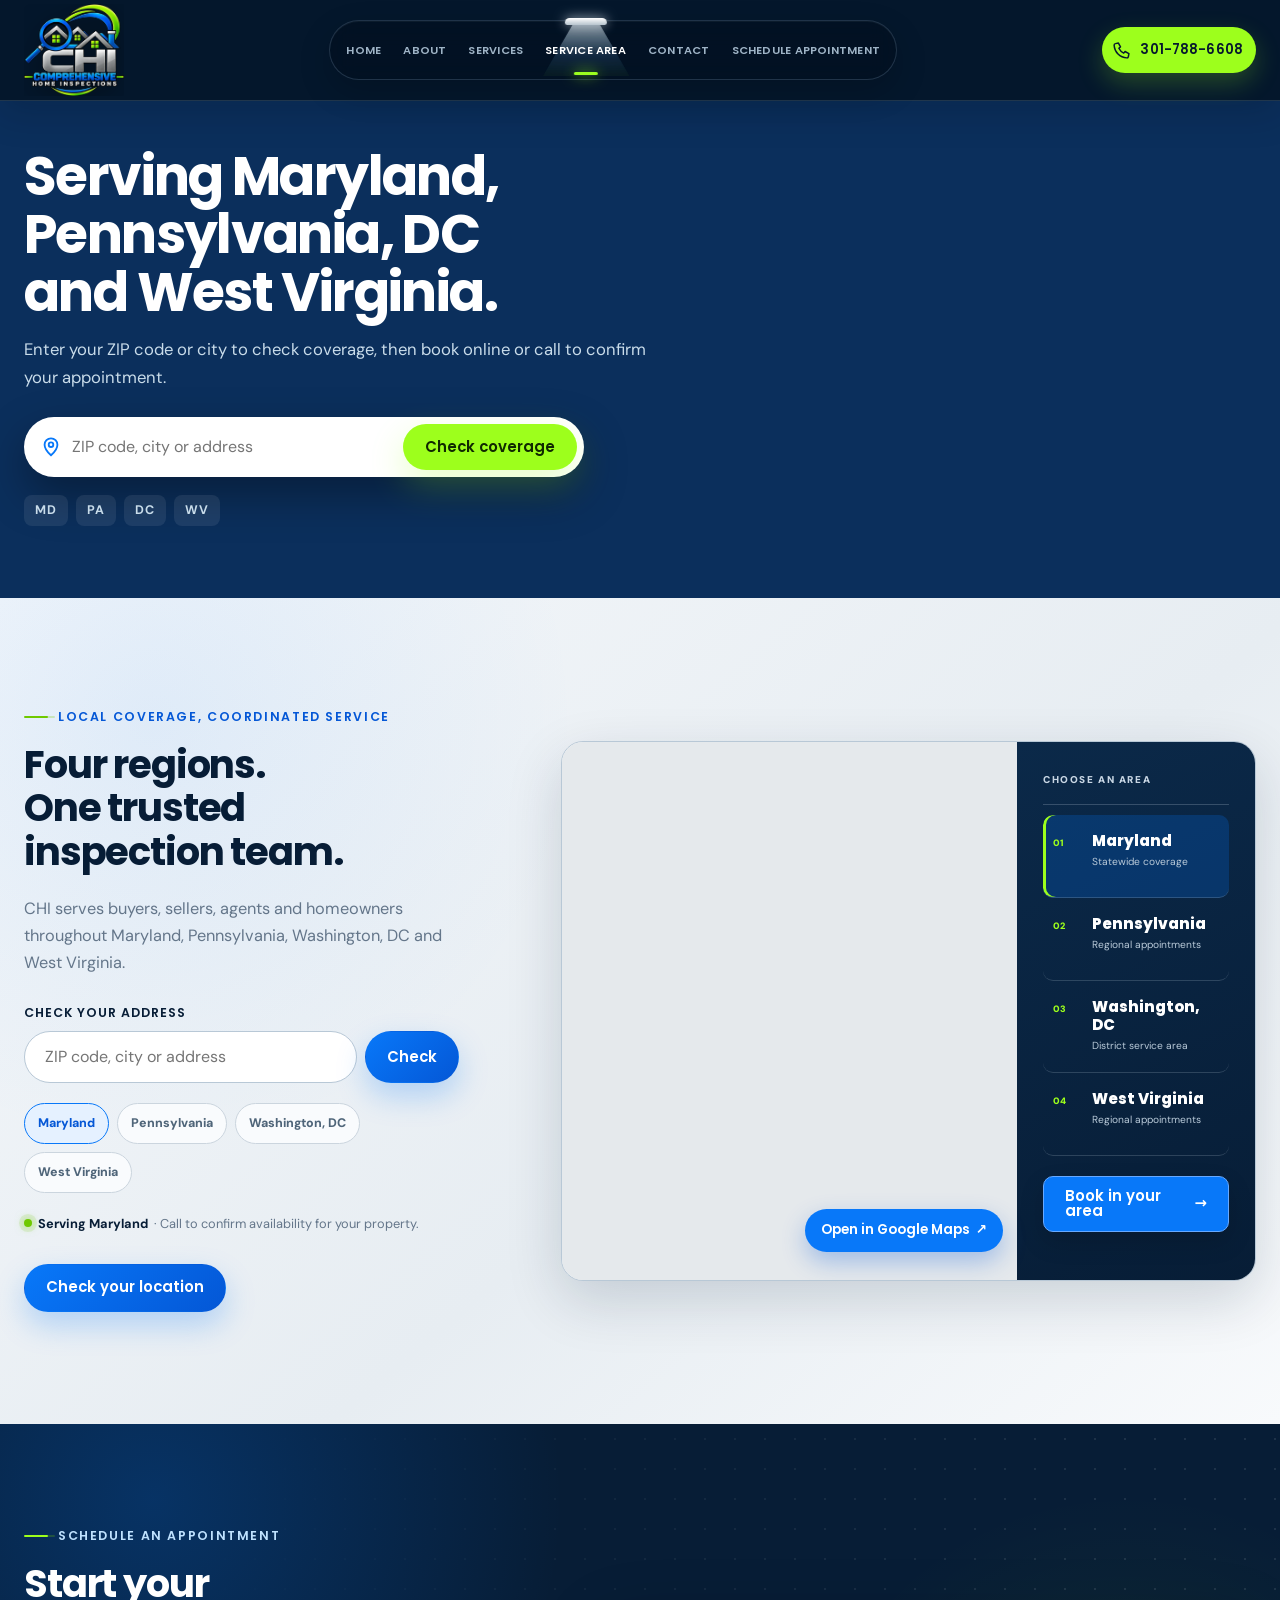
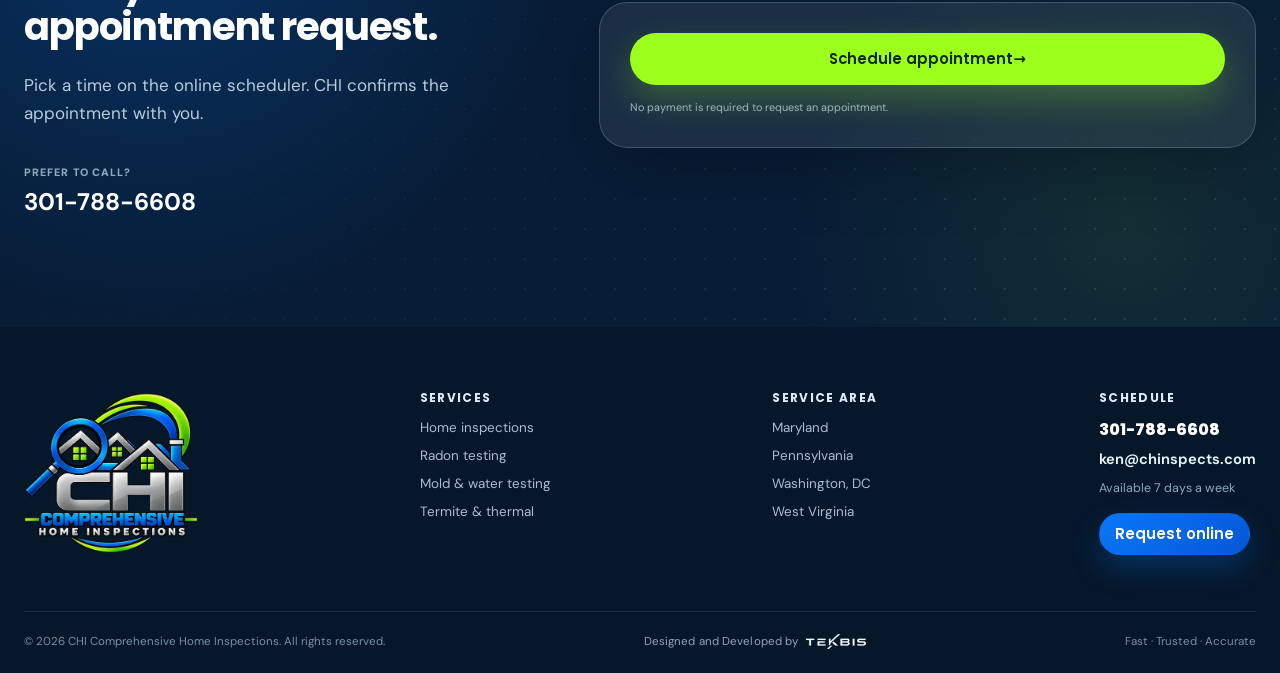
<file: service-area.html>
<!doctype html>
<html lang="en">
  <head>
    <meta charset="UTF-8" />
    <meta name="viewport" content="width=device-width, initial-scale=1" />
    <meta
      name="description"
      content="CHI inspects homes throughout Maryland, Pennsylvania, Washington, DC and West Virginia. See the coverage map and confirm your address."
    />
    <meta name="theme-color" content="#071d36" />
    <title>Service Area: MD, PA, DC and WV | CHI Comprehensive Home Inspections</title>
    <link rel="canonical" href="https://www.chinspects.com/service-area.html" />
    <meta property="og:type" content="website" />
    <meta property="og:site_name" content="CHI Comprehensive Home Inspections" />
    <meta property="og:url" content="https://www.chinspects.com/service-area.html" />
    <meta property="og:title" content="Service Area: MD, PA, DC and WV | CHI Comprehensive Home Inspections" />
    <meta property="og:description" content="CHI inspects homes throughout Maryland, Pennsylvania, Washington, DC and West Virginia. See the coverage map and confirm your address." />
    <meta property="og:image" content="https://www.chinspects.com/assets/og-image.jpg" />
    <meta property="og:image:secure_url" content="https://www.chinspects.com/assets/og-image.jpg" />
    <meta property="og:image:type" content="image/jpeg" />
    <meta property="og:image:width" content="1200" />
    <meta property="og:image:height" content="630" />
    <meta property="og:image:alt" content="CHI Comprehensive Home Inspections logo" />
    <meta name="twitter:card" content="summary_large_image" />
    <meta name="twitter:title" content="Service Area: MD, PA, DC and WV | CHI Comprehensive Home Inspections" />
    <meta name="twitter:description" content="CHI inspects homes throughout Maryland, Pennsylvania, Washington, DC and West Virginia. See the coverage map and confirm your address." />
    <meta name="twitter:image" content="https://www.chinspects.com/assets/og-image.jpg" />
    <link rel="icon" type="image/svg+xml" href="assets/favicon.svg" />
    <link rel="preload" href="assets/fonts/dm-sans.woff2" as="font" type="font/woff2" crossorigin />
    <link rel="preload" href="assets/fonts/poppins-700.woff2" as="font" type="font/woff2" crossorigin />
    <link rel="stylesheet" href="assets/styles.css" />
    <script src="assets/cms-config.js" defer></script>
    <script src="assets/cms-map.js" defer></script>
    <script src="assets/cms.js" defer></script>
    <script src="assets/app.js" defer></script>
    </head>
  <body data-page="area">
    <a class="skip-link" href="#main">Skip to content</a>

    <header class="site-header" data-header>
      <div class="container header-main">
        <a class="brand" href="index.html" aria-label="CHI Comprehensive Home Inspections home">
          <span class="brand-image-wrap"><img src="assets/chi-logo.webp" alt="CHI Comprehensive Home Inspections" width="440" height="405" fetchpriority="high" decoding="async" /></span>
        </a>

        <a class="header-call-mini" href="tel:+13017886608" aria-label="Call CHI at 301-788-6608"><svg viewBox="0 0 24 24" aria-hidden="true"><path d="M7.2 2.8 10 7.9 7.8 9.7c1.3 2.6 3.9 5.2 6.5 6.5L16.1 14l5.1 2.8-.7 4a2 2 0 0 1-2 1.7C9.1 21.9 2.1 14.9 1.5 5.5a2 2 0 0 1 1.7-2l4-.7Z"/></svg></a>

        <button class="menu-toggle" type="button" aria-expanded="false" aria-controls="primary-nav">
          <span></span><span></span><span></span><span class="sr-only">Open navigation</span>
        </button>

        <div class="header-panel">
          <nav class="limelight-nav" id="primary-nav" aria-label="Primary navigation">
            <span class="nav-light" aria-hidden="true"><i></i></span>
            <a href="index.html">Home</a>
            <a href="about.html">About</a>
            <a href="services.html">Services</a>
            <a class="active" aria-current="page" href="service-area.html">Service Area</a>
            <a href="contact.html">Contact</a>
            <a href="https://inspectionsupport.com/isn-knelson/online-scheduler/4d9c0fda-a7a7-11f1-bdcb-0a63506e1b9d" target="_blank" rel="noopener noreferrer">Schedule Appointment</a>
          </nav>
          <div class="header-actions">
            <a class="header-call" href="tel:+13017886608" aria-label="Call CHI at 301-788-6608"><svg viewBox="0 0 24 24" aria-hidden="true"><path d="M7.2 2.8 10 7.9 7.8 9.7c1.3 2.6 3.9 5.2 6.5 6.5L16.1 14l5.1 2.8-.7 4a2 2 0 0 1-2 1.7C9.1 21.9 2.1 14.9 1.5 5.5a2 2 0 0 1 1.7-2l4-.7Z"/></svg><span class="header-call-label">Call</span><span class="header-call-number">301-788-6608</span></a>
          </div>
        </div>
      </div>
    </header>

    <main id="main">
      <section class="page-hero hero-split" aria-labelledby="page-title">
        <div class="container hero-split-grid">
          <div class="hero-split-copy">
            <h1 id="page-title">Serving Maryland, Pennsylvania, DC and West Virginia.</h1>
            <p class="page-hero-lede">Enter your ZIP code or city to check coverage, then book online or call to confirm your appointment.</p>
            <form class="hero-area-search" data-hero-area-search role="search">
              <label class="sr-only" for="hero-area-input">ZIP code, city or address</label>
              <svg viewBox="0 0 24 24" aria-hidden="true"><path d="M12 21s-7-6.1-7-11.5A7 7 0 0 1 19 9.5C19 14.9 12 21 12 21Z"/><circle cx="12" cy="9.5" r="2.5"/></svg>
              <input id="hero-area-input" type="search" placeholder="ZIP code, city or address" autocomplete="postal-code" enterkeyhint="search" />
              <button class="button button-lime" type="submit">Check coverage</button>
            </form>
            <p class="hero-area-states"><span>MD</span><span>PA</span><span>DC</span><span>WV</span></p>
          </div>
        </div>
      </section>

      <section class="section area-section" id="service-area">
        <div class="container area-grid">
          <div class="area-copy reveal">
            <p class="eyebrow"><span></span> Local coverage, coordinated service</p>
            <h2>Four regions. One trusted inspection team.</h2>
            <p>CHI serves buyers, sellers, agents and homeowners throughout Maryland, Pennsylvania, Washington, DC and West Virginia.</p>
            <form class="area-search" data-area-search role="search" novalidate>
              <label for="area-search-input">Check your address</label>
              <div class="area-search-row">
                <input id="area-search-input" type="search" name="q" placeholder="ZIP code, city or address" autocomplete="postal-code" enterkeyhint="search" />
                <button class="button button-primary" type="submit">Check</button>
              </div>
            </form>
            <div class="area-search-result" data-area-result aria-live="polite" hidden></div>
            <div class="area-pills" aria-label="Service areas">
              <button type="button" data-region="md" class="active">Maryland</button>
              <button type="button" data-region="pa">Pennsylvania</button>
              <button type="button" data-region="dc">Washington, DC</button>
              <button type="button" data-region="wv">West Virginia</button>
            </div>
            <p class="area-status"><span></span><strong data-region-label>Serving Maryland</strong><em class="area-status-note"> · Call to confirm availability for your property.</em></p>
            <a class="button button-primary" href="https://inspectionsupport.com/isn-knelson/online-scheduler/4d9c0fda-a7a7-11f1-bdcb-0a63506e1b9d" target="_blank" rel="noopener noreferrer">Check your location</a>
          </div>

          <div class="live-service-map gmap-shell reveal" data-live-service-map aria-label="Interactive map of CHI service areas">
            <div class="gmap-embed" data-google-map data-gmap>
              <iframe data-google-map-frame title="Map of CHI's Maryland service area" src="https://maps.google.com/maps?q=Maryland&amp;z=7&amp;output=embed" loading="lazy" referrerpolicy="no-referrer-when-downgrade" allowfullscreen></iframe>
              <a class="gmap-open" data-google-map-link href="https://www.google.com/maps/search/?api=1&amp;query=Maryland" target="_blank" rel="noopener">Open in Google Maps <span aria-hidden="true">↗</span></a>
            </div>
            <aside class="map-area-list" aria-label="Choose a service area">
              <p>Choose an area</p>
              <button class="active" type="button" data-region="md" data-map-region="md"><small>01</small><span><strong>Maryland</strong><em>Statewide coverage</em></span></button>
              <button type="button" data-region="pa" data-map-region="pa"><small>02</small><span><strong>Pennsylvania</strong><em>Regional appointments</em></span></button>
              <button type="button" data-region="dc" data-map-region="dc"><small>03</small><span><strong>Washington, DC</strong><em>District service area</em></span></button>
              <button type="button" data-region="wv" data-map-region="wv"><small>04</small><span><strong>West Virginia</strong><em>Regional appointments</em></span></button>
              <a class="button button-primary" href="https://inspectionsupport.com/isn-knelson/online-scheduler/4d9c0fda-a7a7-11f1-bdcb-0a63506e1b9d" target="_blank" rel="noopener noreferrer">Book in your area <span>→</span></a>
            </aside>
          </div>
        </div>
      </section>

      <section class="quick-booking" id="contact">
        <div class="container quick-booking-grid">
          <div class="quick-booking-copy reveal">
            <p class="eyebrow light"><span></span> Schedule an appointment</p>
            <h2>Start your appointment request.</h2>
            <p>Pick a time on the online scheduler. CHI confirms the appointment with you.</p>
            <a href="tel:+13017886608"><span>Prefer to call?</span><strong>301-788-6608</strong></a>
          </div>
          <div class="quick-booking-form reveal">
            <a class="button button-lime button-large" href="https://inspectionsupport.com/isn-knelson/online-scheduler/4d9c0fda-a7a7-11f1-bdcb-0a63506e1b9d" target="_blank" rel="noopener noreferrer">Schedule appointment <span>→</span></a>
            <p class="quick-form-note">No payment is required to request an appointment.</p>
          </div>
        </div>
      </section>
    </main>


    <footer class="site-footer">
      <div class="container footer-top">
        <div class="footer-brand">
          <img src="assets/chi-logo.webp" alt="CHI Comprehensive Home Inspections" width="440" height="405" loading="lazy" decoding="async" />
        </div>
        <div><h3>Services</h3><a href="services.html">Home inspections</a><a href="services.html">Radon testing</a><a href="services.html">Mold &amp; water testing</a><a href="services.html">Termite &amp; thermal</a></div>
        <div><h3>Service area</h3><a href="service-area.html">Maryland</a><a href="service-area.html">Pennsylvania</a><a href="service-area.html">Washington, DC</a><a href="service-area.html">West Virginia</a></div>
        <div class="footer-contact"><h3>Schedule</h3><a class="footer-phone" href="tel:+13017886608">301-788-6608</a><a class="footer-email" href="mailto:ken@chinspects.com">ken@chinspects.com</a><p>Available 7 days a week</p><a class="button button-primary" href="https://inspectionsupport.com/isn-knelson/online-scheduler/4d9c0fda-a7a7-11f1-bdcb-0a63506e1b9d" target="_blank" rel="noopener noreferrer">Request online</a></div>
      </div>
      <div class="container footer-bottom"><p>© <span data-year></span> CHI Comprehensive Home Inspections. All rights reserved.</p><a class="footer-credit" href="https://tekbis.com/" target="_blank" rel="noopener noreferrer"><span>Designed and Developed by</span><img src="assets/tekbis-logo.png" alt="" width="709" height="177" /></a><p>Fast · Trusted · Accurate</p></div>
    </footer>

    <a class="mobile-call-bar" href="tel:+13017886608"><span>Call CHI</span><strong>301-788-6608</strong></a>
  </body>
</html>
</file>
<file: assets/styles.css>
:root {
  --blue: #0878f9;
  --blue-deep: #0457d6;
  --blue-soft: #e9f4ff;
  --cyan: #33c5ff;
  --lime: #9dff1c;
  --lime-deep: #6fc900;
  --navy: #071d36;
  --navy-2: #0b2949;
  --ink: #10263d;
  --muted: #64768a;
  --line: #dbe7f1;
  --ice: #f4f9fe;
  --white: #ffffff;
  --cloud: #edf4f7;
  --mist: #f7fafb;
  --aqua-wash: #e4f3f7;
  --shadow: 0 24px 70px rgba(10, 47, 82, 0.14);
  --shadow-soft: 0 12px 35px rgba(10, 47, 82, 0.09);
  --radius-sm: 12px;
  --radius: 22px;
  --radius-lg: 34px;
  --container: 1240px;
}

* {
  box-sizing: border-box;
}

html {
  scroll-behavior: smooth;
  scroll-padding-top: 100px;
}

body {
  margin: 0;
  background: var(--mist);
  color: var(--ink);
  font-family: Inter, ui-sans-serif, system-ui, -apple-system, BlinkMacSystemFont, "Segoe UI", sans-serif;
  font-size: 16px;
  line-height: 1.6;
  -webkit-font-smoothing: antialiased;
  overflow-x: hidden;
}

body.menu-open {
  overflow: hidden;
}

img {
  display: block;
  max-width: 100%;
}

a {
  color: inherit;
  text-decoration: none;
}

button,
input,
select,
textarea {
  font: inherit;
}

button,
a {
  -webkit-tap-highlight-color: transparent;
}

button {
  color: inherit;
}

:focus-visible {
  outline: 3px solid color-mix(in srgb, var(--blue) 60%, white);
  outline-offset: 3px;
}

.sr-only {
  position: absolute;
  width: 1px;
  height: 1px;
  padding: 0;
  margin: -1px;
  overflow: hidden;
  clip: rect(0, 0, 0, 0);
  white-space: nowrap;
  border: 0;
}

.skip-link {
  position: fixed;
  z-index: 9999;
  top: 10px;
  left: 10px;
  transform: translateY(-160%);
  padding: 10px 16px;
  border-radius: 8px;
  background: var(--navy);
  color: white;
  transition: transform 0.2s ease;
}

.skip-link:focus {
  transform: translateY(0);
}

.container {
  width: min(calc(100% - 48px), var(--container));
  margin-inline: auto;
}

.section {
  padding: 112px 0;
}

h1,
h2,
h3,
p {
  margin-top: 0;
}

h1,
h2,
h3 {
  color: var(--navy);
  font-weight: 750;
  letter-spacing: -0.045em;
  line-height: 1.05;
}

h2 {
  margin-bottom: 22px;
  font-size: clamp(2.25rem, 5vw, 4.8rem);
}

h3 {
  margin-bottom: 10px;
  font-size: 1.35rem;
}

.eyebrow {
  display: flex;
  align-items: center;
  gap: 10px;
  margin-bottom: 18px;
  color: var(--blue-deep);
  font-size: 0.78rem;
  font-weight: 800;
  letter-spacing: 0.13em;
  line-height: 1.2;
  text-transform: uppercase;
}

.eyebrow > span {
  width: 24px;
  height: 2px;
  border-radius: 2px;
  background: var(--lime-deep);
  box-shadow: 7px 0 0 rgba(111, 201, 0, 0.25);
}

.eyebrow.light {
  color: #bfe2ff;
}

.eyebrow.light > span {
  background: var(--lime);
}

.button {
  position: relative;
  display: inline-flex;
  min-height: 48px;
  align-items: center;
  justify-content: center;
  border: 1px solid transparent;
  border-radius: 999px;
  padding: 12px 21px;
  font-size: 0.93rem;
  font-weight: 800;
  letter-spacing: -0.01em;
  line-height: 1;
  cursor: pointer;
  transition: transform 0.25s ease, box-shadow 0.25s ease, color 0.25s ease, background-color 0.25s ease, border-color 0.25s ease;
  overflow: hidden;
}

.button::after {
  content: "";
  position: absolute;
  inset: 0;
  background: linear-gradient(105deg, transparent 25%, rgba(255, 255, 255, 0.34) 50%, transparent 75%);
  transform: translateX(-130%);
  transition: transform 0.6s ease;
}

.button:hover::after {
  transform: translateX(130%);
}

.button:hover {
  transform: translateY(-2px);
}

.button-primary {
  background: linear-gradient(135deg, var(--blue), var(--blue-deep));
  box-shadow: 0 13px 30px rgba(8, 120, 249, 0.26);
  color: white;
}

.button-primary:hover {
  box-shadow: 0 18px 38px rgba(8, 120, 249, 0.35);
}

.button-large {
  min-height: 58px;
  padding-inline: 27px;
}

.button-ghost {
  border-color: rgba(10, 45, 75, 0.2);
  background: rgba(255, 255, 255, 0.66);
  color: var(--navy);
  backdrop-filter: blur(14px);
}

.button-outline {
  border-color: #bfd0df;
  background: white;
  color: var(--navy);
}

.button-outline:hover {
  border-color: var(--blue);
  color: var(--blue-deep);
}

.button-lime {
  background: var(--lime);
  box-shadow: 0 14px 35px rgba(157, 255, 28, 0.24);
  color: #102900;
}

.button-white {
  border-color: rgba(255, 255, 255, 0.35);
  background: rgba(255, 255, 255, 0.1);
  color: white;
  backdrop-filter: blur(12px);
}

.reveal {
  opacity: 0;
  transform: translateY(28px);
  transition: opacity 0.75s ease, transform 0.75s cubic-bezier(0.22, 1, 0.36, 1);
}

.reveal.is-visible {
  opacity: 1;
  transform: translateY(0);
}

/* Header */
.site-header {
  position: fixed;
  z-index: 1000;
  top: 0;
  left: 0;
  width: 100%;
  min-height: 92px;
  display: flex;
  align-items: center;
  gap: 24px;
  padding: 9px max(24px, calc((100vw - var(--container)) / 2));
  border-bottom: 1px solid transparent;
  transition: background-color 0.3s ease, border-color 0.3s ease, box-shadow 0.3s ease, min-height 0.3s ease;
}

.site-header.scrolled,
.site-header.solid-header {
  min-height: 80px;
  border-color: rgba(181, 207, 229, 0.68);
  background: rgba(255, 255, 255, 0.92);
  box-shadow: 0 8px 30px rgba(11, 41, 73, 0.08);
  backdrop-filter: blur(20px) saturate(140%);
}

.brand {
  display: inline-flex;
  flex: 0 0 auto;
  align-items: center;
}

.brand-image-wrap {
  width: 76px;
  height: 72px;
  display: grid;
  place-items: center;
}

.brand-image-wrap img {
  width: 100%;
  height: 100%;
  object-fit: contain;
  filter: drop-shadow(0 7px 13px rgba(7, 29, 54, 0.13));
}

.header-actions {
  position: static;
  min-width: 0;
  display: flex;
  flex: 1 1 auto;
  align-items: center;
  justify-content: flex-end;
  gap: 16px;
}

.limelight-nav {
  position: absolute;
  top: 50%;
  left: 50%;
  display: flex;
  align-items: center;
  gap: 2px;
  border: 1px solid rgba(154, 184, 207, 0.46);
  border-radius: 999px;
  padding: 5px;
  background: rgba(255, 255, 255, 0.66);
  box-shadow: inset 0 1px 0 rgba(255, 255, 255, 0.8), 0 9px 30px rgba(8, 52, 90, 0.06);
  backdrop-filter: blur(12px);
  isolation: isolate;
  transform: translate(-50%, -50%);
}

.limelight-nav a {
  position: relative;
  z-index: 2;
  min-height: 38px;
  display: inline-flex;
  align-items: center;
  border-radius: 999px;
  padding: 0 15px;
  color: #446078;
  font-size: 0.82rem;
  font-weight: 760;
  white-space: nowrap;
  transition: color 0.25s ease;
}

.limelight-nav a:hover,
.limelight-nav a.active {
  color: var(--blue-deep);
}

.nav-light {
  position: absolute;
  z-index: 1;
  left: 5px;
  top: 5px;
  width: 66px;
  height: 38px;
  border: 1px solid rgba(8, 120, 249, 0.22);
  border-radius: 999px;
  background: radial-gradient(circle at 50% 120%, rgba(157, 255, 28, 0.72), transparent 52%), linear-gradient(180deg, #fff, #dff0ff);
  box-shadow: 0 0 22px rgba(8, 120, 249, 0.22), inset 0 -2px 8px rgba(8, 120, 249, 0.09);
  transition: transform 0.38s cubic-bezier(0.22, 1, 0.36, 1), width 0.38s cubic-bezier(0.22, 1, 0.36, 1);
  will-change: transform, width;
}

.nav-light::after {
  content: "";
  position: absolute;
  bottom: -3px;
  left: 50%;
  width: 20px;
  height: 3px;
  transform: translateX(-50%);
  border-radius: 99px;
  background: var(--lime-deep);
  box-shadow: 0 0 12px var(--lime);
}

.phone-link {
  display: inline-flex;
  align-items: center;
  gap: 8px;
  color: var(--navy);
  font-size: 0.84rem;
  font-weight: 850;
  white-space: nowrap;
}

.phone-link svg {
  width: 19px;
  fill: none;
  stroke: var(--blue);
  stroke-linecap: round;
  stroke-linejoin: round;
  stroke-width: 1.8;
}

.header-cta {
  min-height: 44px;
  padding-inline: 17px;
  white-space: nowrap;
}

.menu-toggle {
  width: 48px;
  height: 48px;
  display: none;
  place-items: center;
  gap: 4px;
  border: 1px solid var(--line);
  border-radius: 14px;
  background: white;
  cursor: pointer;
}

.menu-toggle span:not(.sr-only) {
  width: 20px;
  height: 2px;
  display: block;
  border-radius: 3px;
  background: var(--navy);
  transition: transform 0.25s ease, opacity 0.25s ease;
}

.mobile-call-bar {
  display: none;
}

/* Inspection hero */
.inspection-hero {
  position: relative;
  min-height: 840px;
  display: grid;
  align-items: center;
  padding: 138px 0 72px;
  background:
    radial-gradient(circle at 83% 18%, rgba(51, 197, 255, 0.2), transparent 29%),
    radial-gradient(circle at 64% 83%, rgba(157, 255, 28, 0.11), transparent 26%),
    linear-gradient(145deg, #ffffff 0%, #f1f8ff 72%, #e7f4ff 100%);
  overflow: hidden;
}

.hero-grid,
.schedule-hero-grid,
.final-cta-grid {
  position: absolute;
  inset: 0;
  opacity: 0.36;
  background-image: linear-gradient(rgba(8, 120, 249, 0.09) 1px, transparent 1px), linear-gradient(90deg, rgba(8, 120, 249, 0.09) 1px, transparent 1px);
  background-size: 74px 74px;
  mask-image: linear-gradient(90deg, black, transparent 68%);
}

.hero-layout {
  position: relative;
  z-index: 2;
  display: grid;
  grid-template-columns: minmax(390px, 0.86fr) minmax(500px, 1.14fr);
  align-items: center;
  gap: clamp(38px, 5vw, 72px);
}

.hero-copy {
  padding-bottom: 8px;
}

.hero-copy h1 {
  margin-bottom: 22px;
  font-size: clamp(3.5rem, 5.4vw, 6.35rem);
  letter-spacing: -0.065em;
  line-height: 0.94;
}

.hero-copy h1 em {
  color: var(--blue-deep);
  font-family: Georgia, "Times New Roman", serif;
  font-size: 0.69em;
  font-weight: 500;
  letter-spacing: -0.045em;
}

.hero-lede {
  max-width: 590px;
  margin-bottom: 28px;
  color: #3c5871;
  font-size: clamp(1.03rem, 1.35vw, 1.22rem);
  line-height: 1.65;
}

.hero-buttons {
  display: flex;
  flex-wrap: wrap;
  align-items: center;
  gap: 12px;
}

.hero-proof {
  display: flex;
  gap: 0;
  margin-top: 38px;
}

.hero-proof span {
  display: grid;
  gap: 1px;
  padding: 0 24px;
  border-right: 1px solid rgba(16, 65, 102, 0.19);
  color: var(--muted);
  font-size: 0.76rem;
  font-weight: 700;
  line-height: 1.3;
  text-transform: uppercase;
}

.hero-proof span:first-child {
  padding-left: 0;
}

.hero-proof span:last-child {
  border-right: 0;
}

.hero-proof strong {
  color: var(--navy);
  font-size: 1.13rem;
  font-weight: 900;
  letter-spacing: -0.02em;
  text-transform: none;
}

.hero-visual {
  position: relative;
  min-width: 0;
}

.hero-visual::before {
  content: "";
  position: absolute;
  inset: -22px 24px 22px -22px;
  border: 1px solid rgba(8, 120, 249, 0.15);
  border-radius: 38px;
  background: linear-gradient(145deg, rgba(8, 120, 249, 0.1), rgba(157, 255, 28, 0.08));
  transform: rotate(-2.2deg);
}

.hero-photo-frame {
  position: relative;
  aspect-ratio: 1.17 / 1;
  border: 7px solid rgba(255, 255, 255, 0.9);
  border-radius: 36px;
  background: #dceefe;
  box-shadow: 0 34px 85px rgba(8, 51, 91, 0.2);
  overflow: hidden;
}

.hero-photo {
  position: absolute;
  inset: 0;
  width: 100%;
  height: 100%;
  object-fit: cover;
  object-position: 58% center;
  transition: transform 1.2s cubic-bezier(0.22, 1, 0.36, 1);
}

.hero-visual:hover .hero-photo {
  transform: scale(1.025);
}

.hero-photo-frame::after {
  content: "";
  position: absolute;
  inset: 0;
  background: linear-gradient(180deg, transparent 42%, rgba(7, 29, 54, 0.18) 100%);
  pointer-events: none;
}

.hero-scan-line {
  position: absolute;
  z-index: 3;
  top: 0;
  bottom: 0;
  left: 8%;
  width: 2px;
  background: var(--lime);
  box-shadow: 0 0 16px var(--lime), 16px 0 48px rgba(157, 255, 28, 0.22), -16px 0 48px rgba(8, 120, 249, 0.2);
  animation: hero-scan 6.4s ease-in-out infinite;
}

@keyframes hero-scan {
  0%, 100% { left: 8%; opacity: 0.2; }
  50% { left: 92%; opacity: 0.92; }
}

.hero-hotspot {
  content: "";
  position: absolute;
  z-index: 6;
  display: flex;
  align-items: center;
  gap: 9px;
  transition: opacity 0.35s ease, transform 0.35s ease;
}

.hotspot-scan { top: 25%; right: 7%; }
.hotspot-notes { top: 38%; left: 27%; }
.hotspot-team { top: 58%; left: 54%; }

.hotspot-dot {
  position: relative;
  width: 18px;
  height: 18px;
  flex: 0 0 auto;
  border: 5px solid white;
  border-radius: 50%;
  background: var(--blue);
  box-shadow: 0 4px 15px rgba(7, 29, 54, 0.32);
}

.hotspot-dot::after {
  content: "";
  position: absolute;
  inset: -9px;
  border: 1px solid rgba(157, 255, 28, 0.9);
  border-radius: 50%;
  animation: hotspot-pulse 2s ease-out infinite;
}

@keyframes hotspot-pulse {
  0% { transform: scale(0.65); opacity: 1; }
  100% { transform: scale(1.45); opacity: 0; }
}

.hotspot-label {
  border: 1px solid rgba(255, 255, 255, 0.56);
  border-radius: 999px;
  padding: 7px 11px;
  background: rgba(7, 29, 54, 0.8);
  box-shadow: 0 10px 26px rgba(7, 29, 54, 0.2);
  color: white;
  font-size: 0.68rem;
  font-weight: 850;
  white-space: nowrap;
  opacity: 0;
  transform: translateX(-7px);
  transition: opacity 0.35s ease, transform 0.35s ease;
  backdrop-filter: blur(9px);
}

.hero-hotspot.active .hotspot-dot {
  background: var(--lime);
  box-shadow: 0 0 22px rgba(157, 255, 28, 0.95);
}

.hero-hotspot.active .hotspot-label {
  opacity: 1;
  transform: translateX(0);
}

.hero-status-card {
  position: absolute;
  z-index: 7;
  right: 22px;
  bottom: 22px;
  width: min(325px, calc(100% - 44px));
  border: 1px solid rgba(255, 255, 255, 0.7);
  border-radius: 20px;
  padding: 17px 18px 15px;
  background: rgba(255, 255, 255, 0.93);
  box-shadow: 0 20px 45px rgba(7, 29, 54, 0.2);
  backdrop-filter: blur(16px);
}

.hero-status-card > p {
  display: flex;
  align-items: center;
  gap: 8px;
  margin: 0 0 7px;
  color: var(--blue-deep);
  font-size: 0.66rem;
  font-weight: 850;
  letter-spacing: 0.08em;
  text-transform: uppercase;
}

.hero-status-card > strong {
  display: block;
  color: var(--navy);
  font-size: 1.02rem;
  letter-spacing: -0.02em;
}

.hero-status-card > span {
  display: block;
  margin-top: 4px;
  color: var(--muted);
  font-size: 0.76rem;
  line-height: 1.45;
}

.hero-step-controls {
  display: flex;
  gap: 6px;
  margin-top: 13px;
}

.hero-step-controls button {
  min-width: 38px;
  min-height: 28px;
  border: 1px solid #c9dce9;
  border-radius: 999px;
  background: white;
  color: #71879a;
  font-size: 0.64rem;
  font-weight: 900;
  cursor: pointer;
  transition: color 0.25s ease, background-color 0.25s ease, border-color 0.25s ease, transform 0.25s ease;
}

.hero-step-controls button:hover {
  transform: translateY(-1px);
}

.hero-step-controls button.active {
  border-color: var(--blue);
  background: var(--blue);
  color: white;
}

/* Trust strip */
.trust-strip {
  position: relative;
  z-index: 10;
  border-top: 1px solid #d6e7f4;
  border-bottom: 1px solid #d6e7f4;
  background: linear-gradient(100deg, var(--mist), var(--aqua-wash));
}

.trust-grid {
  display: grid;
  grid-template-columns: repeat(3, 1fr);
}

.trust-grid > div {
  min-height: 154px;
  display: flex;
  align-items: center;
  gap: 18px;
  padding: 28px 34px;
  border-right: 1px solid #dfebf4;
}

.trust-grid > div:first-child { padding-left: 0; }
.trust-grid > div:last-child { border-right: 0; padding-right: 0; }

.trust-icon {
  width: 52px;
  height: 52px;
  display: grid;
  flex: 0 0 auto;
  place-items: center;
  border: 1px solid #bee0ff;
  border-radius: 16px;
  background: linear-gradient(145deg, white, #eaf6ff);
  box-shadow: inset 0 -7px 18px rgba(8, 120, 249, 0.08);
  color: var(--blue);
  font-size: 0.88rem;
  font-weight: 900;
}

.trust-grid p {
  display: grid;
  gap: 4px;
  margin: 0;
}

.trust-grid strong {
  color: var(--navy);
  font-size: 0.99rem;
  letter-spacing: -0.015em;
}

.trust-grid small {
  color: var(--muted);
  font-size: 0.82rem;
  line-height: 1.45;
}

/* Services */
.services-section {
  background: linear-gradient(180deg, var(--mist) 0%, var(--ice) 100%);
}

.section-heading {
  display: grid;
  grid-template-columns: minmax(0, 1.25fr) minmax(280px, 0.65fr);
  align-items: end;
  gap: 70px;
  margin-bottom: 66px;
}

.section-heading h2 {
  max-width: 820px;
  margin-bottom: 0;
}

.section-heading > p {
  margin-bottom: 5px;
  color: var(--muted);
  font-size: 1.02rem;
}

.section-heading.compact {
  grid-template-columns: 1fr auto;
  align-items: center;
}

.interactive-services {
  display: grid;
  grid-template-columns: minmax(0, 1.05fr) minmax(390px, 0.95fr);
  gap: 50px;
  align-items: stretch;
}

.service-list {
  position: relative;
  align-self: center;
  border-top: 1px solid #cbdde9;
}

.service-row {
  position: relative;
  z-index: 2;
  width: 100%;
  min-height: 92px;
  display: grid;
  grid-template-columns: 40px 1fr 32px;
  align-items: center;
  gap: 15px;
  border: 0;
  border-bottom: 1px solid #cbdde9;
  padding: 14px 10px;
  background: transparent;
  text-align: left;
  cursor: pointer;
  transition: color 0.3s ease, padding 0.3s ease;
}

.service-row:hover,
.service-row.active {
  padding-inline: 18px;
}

.service-row.active {
  color: white;
}

.service-highlight {
  position: absolute;
  z-index: 1;
  top: 0;
  left: 0;
  width: 100%;
  height: 92px;
  border-radius: 13px;
  background: linear-gradient(105deg, var(--blue-deep), var(--blue));
  box-shadow: 0 14px 30px rgba(8, 120, 249, 0.18);
  transition: transform 0.45s cubic-bezier(0.22, 1, 0.36, 1), height 0.35s ease;
}

.service-highlight::after {
  content: "";
  position: absolute;
  top: 10px;
  bottom: 10px;
  left: 5px;
  width: 3px;
  border-radius: 6px;
  background: var(--lime);
  box-shadow: 0 0 12px var(--lime);
}

.service-index {
  color: #8196aa;
  font-size: 0.69rem;
  font-weight: 850;
  letter-spacing: 0.08em;
}

.service-row.active .service-index {
  color: #bfe6ff;
}

.service-main {
  display: grid;
  gap: 3px;
}

.service-main strong {
  color: var(--navy);
  font-size: 1.05rem;
  letter-spacing: -0.02em;
}

.service-main small {
  color: var(--muted);
  font-size: 0.79rem;
  line-height: 1.35;
}

.service-row.active .service-main strong,
.service-row.active .service-main small {
  color: white;
}

.service-arrow {
  width: 28px;
  height: 28px;
  display: grid;
  place-items: center;
  border: 1px solid rgba(100, 118, 138, 0.28);
  border-radius: 50%;
  color: var(--blue);
  transition: transform 0.25s ease, background-color 0.25s ease;
}

.service-row.active .service-arrow {
  border-color: var(--lime);
  background: var(--lime);
  color: #153400;
  transform: rotate(45deg);
}

.service-preview {
  min-height: 620px;
  display: flex;
  flex-direction: column;
  border: 1px solid #cfe1ee;
  border-radius: var(--radius-lg);
  background: white;
  box-shadow: var(--shadow);
  overflow: hidden;
}

.service-preview-image {
  position: relative;
  height: 310px;
  background: #dceefe;
  overflow: hidden;
}

.service-preview-image img {
  width: 100%;
  height: 100%;
  object-fit: cover;
  transition: opacity 0.28s ease, transform 0.6s ease;
}

.service-preview-image.changing img {
  opacity: 0.2;
  transform: scale(1.06);
}

.preview-scan {
  position: absolute;
  inset: 0;
  background: linear-gradient(90deg, transparent, rgba(157, 255, 28, 0.34), transparent);
  transform: translateX(-100%);
}

.service-preview-image.changing .preview-scan {
  animation: preview-scan 0.7s ease;
}

@keyframes preview-scan {
  to { transform: translateX(100%); }
}

.preview-tag {
  position: absolute;
  left: 20px;
  bottom: 20px;
  border: 1px solid rgba(255, 255, 255, 0.55);
  border-radius: 999px;
  padding: 7px 11px;
  background: rgba(7, 29, 54, 0.8);
  color: white;
  font-size: 0.67rem;
  font-weight: 800;
  letter-spacing: 0.08em;
  text-transform: uppercase;
  backdrop-filter: blur(8px);
}

.service-preview-copy {
  display: flex;
  flex: 1;
  flex-direction: column;
  padding: 31px 34px 34px;
}

.preview-kicker {
  margin-bottom: 8px;
  color: var(--blue);
  font-size: 0.7rem;
  font-weight: 850;
  letter-spacing: 0.1em;
  text-transform: uppercase;
}

.service-preview-copy h3 {
  font-size: 1.75rem;
}

.service-preview-copy > p:not(.preview-kicker) {
  margin-bottom: 20px;
  color: var(--muted);
}

.service-preview-copy ul {
  display: grid;
  gap: 8px;
  margin: 0 0 25px;
  padding: 0;
  list-style: none;
}

.service-preview-copy li {
  position: relative;
  padding-left: 25px;
  color: var(--ink);
  font-size: 0.86rem;
  font-weight: 700;
}

.service-preview-copy li::before {
  content: "✓";
  position: absolute;
  left: 0;
  top: 1px;
  width: 17px;
  height: 17px;
  display: grid;
  place-items: center;
  border-radius: 50%;
  background: #e8fbd1;
  color: #4d9800;
  font-size: 0.65rem;
  font-weight: 900;
}

.service-preview-copy > a,
.text-link {
  display: inline-flex;
  align-items: center;
  gap: 10px;
  margin-top: auto;
  color: var(--blue-deep);
  font-size: 0.9rem;
  font-weight: 850;
}

.service-preview-copy > a span,
.text-link span {
  transition: transform 0.25s ease;
}

.service-preview-copy > a:hover span,
.text-link:hover span {
  transform: translateX(5px);
}

/* Reporting */
.report-section {
  background:
    radial-gradient(circle at 88% 20%, rgba(51, 197, 255, 0.12), transparent 26%),
    linear-gradient(135deg, var(--cloud), var(--mist) 58%, #eaf5f7);
}

.report-grid {
  display: grid;
  grid-template-columns: minmax(0, 1.05fr) minmax(360px, 0.8fr);
  gap: clamp(55px, 8vw, 110px);
  align-items: center;
}

.report-visual {
  position: relative;
  padding: 0 38px 50px 0;
}

.report-photo-main {
  position: relative;
  min-height: 610px;
  border-radius: 30px;
  background: #e4f0f9;
  box-shadow: var(--shadow);
  overflow: hidden;
}

.report-photo-main > img {
  width: 100%;
  height: 100%;
  min-height: 610px;
  object-fit: cover;
  object-position: center;
}

.scan-beam {
  position: absolute;
  inset: 0 auto 0 0;
  width: 3px;
  background: var(--lime);
  box-shadow: 0 0 25px rgba(157, 255, 28, 0.95), 14px 0 50px rgba(8, 120, 249, 0.19);
  animation: report-scan 5s ease-in-out infinite;
}

@keyframes report-scan {
  0%, 100% { left: 8%; opacity: 0.35; }
  50% { left: 92%; opacity: 0.85; }
}

.photo-pin {
  position: absolute;
  width: 36px;
  height: 36px;
  display: grid;
  place-items: center;
  border: 7px solid rgba(255, 255, 255, 0.88);
  border-radius: 50%;
  background: var(--blue);
  box-shadow: 0 5px 18px rgba(0, 41, 77, 0.28);
  cursor: pointer;
}

.photo-pin span {
  width: 8px;
  height: 8px;
  border-radius: 50%;
  background: var(--lime);
}

.photo-pin::after {
  content: "";
  position: absolute;
  inset: -10px;
  border: 1px solid rgba(157, 255, 28, 0.8);
  border-radius: 50%;
  animation: pin-pulse 2s ease-out infinite;
}

@keyframes pin-pulse {
  0% { transform: scale(0.7); opacity: 1; }
  100% { transform: scale(1.5); opacity: 0; }
}

.pin-one { top: 23%; right: 18%; }
.pin-two { top: 43%; left: 47%; }

.finding-card {
  position: absolute;
  z-index: 4;
  right: 23px;
  bottom: 24px;
  width: min(310px, calc(100% - 46px));
  border: 1px solid rgba(255, 255, 255, 0.55);
  border-radius: 18px;
  padding: 18px;
  background: rgba(7, 29, 54, 0.86);
  box-shadow: 0 15px 40px rgba(7, 29, 54, 0.27);
  color: white;
  backdrop-filter: blur(14px);
}

.finding-status {
  display: inline-flex;
  margin-bottom: 10px;
  border-radius: 99px;
  padding: 4px 8px;
  background: var(--lime);
  color: #173800;
  font-size: 0.65rem;
  font-weight: 900;
  letter-spacing: 0.08em;
  text-transform: uppercase;
}

.finding-card strong {
  display: block;
  font-size: 1rem;
}

.finding-card p {
  margin: 5px 0 0;
  color: #cde4f5;
  font-size: 0.77rem;
  line-height: 1.45;
}

.report-mini-card {
  position: absolute;
  right: 0;
  bottom: 0;
  width: 220px;
  border: 1px solid #c9dfed;
  border-radius: 20px;
  padding: 20px;
  background: white;
  box-shadow: var(--shadow-soft);
}

.report-mini-card > span {
  color: var(--muted);
  font-size: 0.69rem;
  font-weight: 800;
  letter-spacing: 0.08em;
  text-transform: uppercase;
}

.report-mini-card strong {
  display: block;
  margin-top: 4px;
  color: var(--navy);
  font-size: 1.35rem;
}

.report-lines {
  display: grid;
  gap: 5px;
  margin-top: 14px;
}

.report-lines i {
  height: 5px;
  border-radius: 5px;
  background: #dfeaf2;
}

.report-lines i:first-child { width: 75%; background: linear-gradient(90deg, var(--blue), #8cc9ff); }
.report-lines i:nth-child(2) { width: 92%; }
.report-lines i:nth-child(3) { width: 58%; }

.report-copy > p:not(.eyebrow) {
  color: var(--muted);
  font-size: 1.05rem;
}

.feature-stack {
  display: grid;
  gap: 0;
  margin: 34px 0;
  border-top: 1px solid var(--line);
}

.feature-stack article {
  display: grid;
  grid-template-columns: 42px 1fr;
  gap: 17px;
  padding: 20px 0;
  border-bottom: 1px solid var(--line);
}

.feature-stack article > span {
  color: var(--blue);
  font-size: 0.7rem;
  font-weight: 900;
  letter-spacing: 0.08em;
}

.feature-stack h3 {
  margin-bottom: 5px;
  font-size: 1.05rem;
}

.feature-stack p {
  margin: 0;
  color: var(--muted);
  font-size: 0.87rem;
}

/* Why */
.why-section {
  position: relative;
  background:
    radial-gradient(circle at 86% 8%, rgba(8, 120, 249, 0.25), transparent 30%),
    radial-gradient(circle at 12% 92%, rgba(157, 255, 28, 0.08), transparent 28%),
    var(--navy);
  overflow: hidden;
}

.why-section::after {
  content: "";
  position: absolute;
  inset: 0;
  opacity: 0.22;
  background-image: radial-gradient(circle, rgba(255,255,255,0.5) 1px, transparent 1.2px);
  background-size: 28px 28px;
  mask-image: linear-gradient(120deg, transparent 25%, black 65%, transparent);
  pointer-events: none;
}

.why-section .container {
  position: relative;
  z-index: 2;
}

.why-intro {
  display: grid;
  grid-template-columns: 1.1fr 0.65fr;
  gap: 100px;
  align-items: end;
  margin-bottom: 60px;
}

.why-intro h2 {
  margin: 0;
  color: white;
}

.why-intro > p {
  margin-bottom: 7px;
  color: #b7ccdd;
  font-size: 1.03rem;
}

.why-cards {
  display: grid;
  grid-template-columns: repeat(3, 1fr);
  gap: 18px;
}

.why-card {
  position: relative;
  min-height: 330px;
  display: flex;
  flex-direction: column;
  justify-content: flex-end;
  border: 1px solid rgba(180, 218, 247, 0.16);
  border-radius: 24px;
  padding: 30px;
  background: linear-gradient(145deg, rgba(255,255,255,0.1), rgba(255,255,255,0.035));
  color: white;
  overflow: hidden;
  transition: transform 0.35s ease, border-color 0.35s ease, background-color 0.35s ease;
}

.why-card:hover {
  transform: translateY(-6px);
  border-color: rgba(157, 255, 28, 0.45);
  background: linear-gradient(145deg, rgba(255,255,255,0.14), rgba(255,255,255,0.05));
}

.why-card-large {
  min-height: 420px;
  grid-column: span 3;
  display: grid;
  grid-template-columns: 1fr 1fr;
  align-items: end;
  background: linear-gradient(110deg, rgba(8,120,249,0.2), rgba(255,255,255,0.05));
}

.card-number {
  position: absolute;
  top: 24px;
  left: 26px;
  color: #8fb0ca;
  font-size: 0.7rem;
  font-weight: 900;
  letter-spacing: 0.08em;
}

.why-card h3 {
  color: white;
  font-size: 1.5rem;
}

.why-card p {
  max-width: 520px;
  margin: 0;
  color: #b9cede;
  font-size: 0.92rem;
}

.line-icon {
  width: 62px;
  height: 62px;
  display: grid;
  place-items: center;
  margin-bottom: 40px;
  border: 1px solid rgba(157, 255, 28, 0.25);
  border-radius: 18px;
  background: rgba(157, 255, 28, 0.07);
}

.line-icon svg {
  width: 36px;
  fill: none;
  stroke: var(--lime);
  stroke-linecap: round;
  stroke-linejoin: round;
  stroke-width: 1.6;
}

.team-orbit {
  position: relative;
  width: min(420px, 37vw);
  aspect-ratio: 1;
  justify-self: end;
  align-self: center;
}

.home-core {
  position: absolute;
  top: 50%;
  left: 50%;
  width: 116px;
  height: 116px;
  display: grid;
  place-items: center;
  border: 1px solid rgba(157,255,28,0.55);
  border-radius: 28px;
  background: linear-gradient(145deg, rgba(157,255,28,0.16), rgba(8,120,249,0.2));
  box-shadow: 0 0 55px rgba(8,120,249,0.25);
  color: var(--lime);
  font-size: 4.5rem;
  transform: translate(-50%, -50%);
}

.orbit {
  position: absolute;
  top: 50%;
  left: 50%;
  border: 1px dashed rgba(154, 211, 255, 0.28);
  border-radius: 50%;
  transform: translate(-50%, -50%);
}

.orbit-one { width: 66%; height: 66%; animation: orbit-spin 14s linear infinite; }
.orbit-two { width: 96%; height: 96%; animation: orbit-spin-reverse 20s linear infinite; }

.person-dot {
  position: absolute;
  width: 34px;
  height: 34px;
  border: 8px solid rgba(255,255,255,0.85);
  border-radius: 50%;
  background: var(--blue);
  box-shadow: 0 0 0 9px rgba(8,120,249,0.16), 0 0 28px rgba(8,120,249,0.55);
}

.dot-one { top: 12%; left: 28%; }
.dot-two { right: 12%; bottom: 25%; background: var(--lime-deep); }

@keyframes orbit-spin {
  to { transform: translate(-50%, -50%) rotate(360deg); }
}

@keyframes orbit-spin-reverse {
  to { transform: translate(-50%, -50%) rotate(-360deg); }
}

/* Process */
.process-section {
  background: var(--ice);
}

.process-track {
  position: relative;
  display: grid;
  grid-template-columns: repeat(3, 1fr);
  gap: 46px;
}

.process-track::before {
  content: "";
  position: absolute;
  top: 28px;
  left: 28px;
  right: 28px;
  height: 1px;
  background: linear-gradient(90deg, var(--blue), #8ebfe9, var(--lime-deep));
}

.process-track article {
  position: relative;
  z-index: 2;
  padding-right: 25px;
}

.process-dot {
  width: 57px;
  height: 57px;
  display: grid;
  place-items: center;
  margin-bottom: 34px;
  border: 8px solid var(--ice);
  border-radius: 50%;
  background: var(--blue);
  box-shadow: 0 0 0 1px #a9ccea;
  color: white;
  font-size: 0.85rem;
  font-weight: 900;
}

.process-track article:nth-child(3) .process-dot {
  background: var(--lime-deep);
  color: #112c00;
}

.process-label {
  margin-bottom: 9px;
  color: var(--blue-deep);
  font-size: 0.7rem;
  font-weight: 900;
  letter-spacing: 0.1em;
  text-transform: uppercase;
}

.process-track h3 {
  font-size: 1.35rem;
}

.process-track article > p:last-child {
  margin: 0;
  color: var(--muted);
  font-size: 0.91rem;
}

/* Service area map */
.area-section {
  background:
    radial-gradient(circle at 14% 82%, rgba(111, 201, 0, 0.10), transparent 24%),
    linear-gradient(135deg, #e8f2f5, var(--mist) 58%, #e4f1f6);
}

.area-grid {
  display: grid;
  grid-template-columns: minmax(340px, 0.72fr) minmax(500px, 1.15fr);
  gap: clamp(55px, 8vw, 120px);
  align-items: center;
}

.area-copy > p:not(.eyebrow):not(.area-status) {
  color: var(--muted);
  font-size: 1.02rem;
}

.area-pills {
  display: flex;
  flex-wrap: wrap;
  gap: 8px;
  margin: 28px 0 20px;
}

.area-pills button {
  border: 1px solid #c8dce9;
  border-radius: 999px;
  padding: 9px 13px;
  background: white;
  color: #4f6579;
  font-size: 0.78rem;
  font-weight: 800;
  cursor: pointer;
  transition: 0.25s ease;
}

.area-pills button:hover,
.area-pills button.active {
  border-color: var(--blue);
  background: var(--blue-soft);
  color: var(--blue-deep);
}

.area-status {
  display: flex;
  align-items: center;
  flex-wrap: wrap;
  gap: 6px;
  margin-bottom: 30px;
  color: var(--muted);
  font-size: 0.8rem;
}

.area-status > span,
.live-dot {
  width: 8px;
  height: 8px;
  border-radius: 50%;
  background: var(--lime-deep);
  box-shadow: 0 0 0 5px rgba(111, 201, 0, 0.13), 0 0 10px rgba(111, 201, 0, 0.55);
}

.area-status strong {
  color: var(--navy);
}

.region-map {
  position: relative;
  min-height: 540px;
  border: 1px solid #cbe0ee;
  border-radius: 32px;
  background:
    radial-gradient(circle at 52% 48%, rgba(8,120,249,0.14), transparent 36%),
    linear-gradient(145deg, #f9fcff, #eaf5fd);
  box-shadow: var(--shadow);
  isolation: isolate;
  overflow: hidden;
}

.map-dot-field {
  position: absolute;
  inset: 0;
  opacity: 0.46;
  background-image: radial-gradient(circle, rgba(27, 100, 158, 0.42) 1.2px, transparent 1.4px);
  background-size: 18px 18px;
  mask-image: radial-gradient(ellipse at center, black 20%, transparent 78%);
}

.map-scan {
  position: absolute;
  z-index: 2;
  top: -20%;
  left: 0;
  width: 100%;
  height: 15%;
  background: linear-gradient(180deg, transparent, rgba(8,120,249,0.13), rgba(157,255,28,0.2), transparent);
  animation: map-scan 5.8s ease-in-out infinite;
  pointer-events: none;
}

@keyframes map-scan {
  0%, 100% { top: -20%; }
  50% { top: 105%; }
}

.map-routes {
  position: absolute;
  z-index: 1;
  inset: 0;
  width: 100%;
  height: 100%;
}

.map-routes path {
  fill: none;
  stroke: rgba(8, 120, 249, 0.34);
  stroke-dasharray: 7 9;
  stroke-linecap: round;
  stroke-width: 2;
  animation: route-flow 13s linear infinite;
}

@keyframes route-flow {
  to { stroke-dashoffset: -128; }
}

.map-node {
  position: absolute;
  z-index: 5;
  display: flex;
  align-items: center;
  gap: 10px;
  border: 0;
  background: transparent;
  cursor: pointer;
}

.map-node i {
  position: relative;
  width: 18px;
  height: 18px;
  border: 5px solid white;
  border-radius: 50%;
  background: var(--blue);
  box-shadow: 0 0 0 1px #82bbee, 0 7px 18px rgba(8,120,249,0.28);
  transition: transform 0.3s ease, background-color 0.3s ease;
}

.map-node i::after {
  content: "";
  position: absolute;
  inset: -10px;
  border: 1px solid rgba(8,120,249,0.36);
  border-radius: 50%;
  animation: map-pulse 2.4s ease-out infinite;
}

@keyframes map-pulse {
  from { transform: scale(0.65); opacity: 1; }
  to { transform: scale(1.55); opacity: 0; }
}

.map-node span {
  display: grid;
  border: 1px solid rgba(177, 208, 231, 0.9);
  border-radius: 11px;
  padding: 7px 10px;
  background: rgba(255,255,255,0.91);
  box-shadow: 0 8px 22px rgba(11,41,73,0.1);
  color: var(--navy);
  font-size: 0.82rem;
  font-style: normal;
  font-weight: 900;
  line-height: 1.2;
  transition: border-color 0.25s ease, transform 0.25s ease;
  backdrop-filter: blur(9px);
}

.map-node small {
  color: var(--muted);
  font-size: 0.59rem;
  font-weight: 720;
  letter-spacing: 0.03em;
  text-transform: uppercase;
}

.map-node:hover span,
.map-node.active span {
  border-color: var(--blue);
  transform: translateY(-3px);
}

.map-node.active i {
  background: var(--lime-deep);
  transform: scale(1.28);
}

.node-pa { top: 24%; right: 21%; }
.node-md { top: 51%; right: 29%; }
.node-dc { top: 62%; right: 20%; }
.node-wv { top: 56%; left: 20%; }

.map-legend {
  position: absolute;
  z-index: 6;
  left: 23px;
  bottom: 22px;
  display: flex;
  align-items: center;
  gap: 10px;
  border: 1px solid rgba(181, 208, 228, 0.85);
  border-radius: 999px;
  padding: 9px 13px;
  background: rgba(255,255,255,0.88);
  color: #4b6277;
  font-size: 0.69rem;
  font-weight: 800;
  backdrop-filter: blur(10px);
}

.map-legend .live-dot {
  width: 7px;
  height: 7px;
}

/* FAQ */
.faq-section {
  background: var(--ice);
}

.faq-grid {
  display: grid;
  grid-template-columns: minmax(300px, 0.72fr) minmax(470px, 1fr);
  gap: clamp(60px, 9vw, 130px);
  align-items: start;
}

.faq-intro {
  position: sticky;
  top: 120px;
}

.faq-intro > p:not(.eyebrow) {
  color: var(--muted);
}

.phone-card {
  display: grid;
  grid-template-columns: 1fr auto;
  align-items: center;
  margin-top: 30px;
  border: 1px solid #c6deec;
  border-radius: 18px;
  padding: 17px 19px;
  background: white;
  box-shadow: var(--shadow-soft);
}

.phone-card span {
  grid-column: 1;
  color: var(--muted);
  font-size: 0.67rem;
  font-weight: 800;
  letter-spacing: 0.09em;
  text-transform: uppercase;
}

.phone-card strong {
  grid-column: 1;
  color: var(--navy);
  font-size: 1.28rem;
}

.phone-card i {
  grid-column: 2;
  grid-row: 1 / span 2;
  width: 42px;
  height: 42px;
  display: grid;
  place-items: center;
  border-radius: 50%;
  background: var(--lime);
  color: #183500;
  font-style: normal;
}

.faq-list {
  border-top: 1px solid #c9dce9;
}

.faq-list details {
  border-bottom: 1px solid #c9dce9;
}

.faq-list summary {
  display: grid;
  grid-template-columns: 1fr 30px;
  align-items: center;
  gap: 20px;
  padding: 25px 0;
  color: var(--navy);
  font-size: 1.02rem;
  font-weight: 800;
  cursor: pointer;
  list-style: none;
}

.faq-list summary::-webkit-details-marker { display: none; }

.faq-list summary span {
  position: relative;
  width: 28px;
  height: 28px;
  border: 1px solid #b6ccdc;
  border-radius: 50%;
}

.faq-list summary span::before,
.faq-list summary span::after {
  content: "";
  position: absolute;
  top: 50%;
  left: 50%;
  width: 10px;
  height: 1px;
  background: var(--blue);
  transform: translate(-50%, -50%);
  transition: transform 0.3s ease;
}

.faq-list summary span::after {
  transform: translate(-50%, -50%) rotate(90deg);
}

.faq-list details[open] summary span::after {
  transform: translate(-50%, -50%) rotate(0deg);
}

.faq-list details > p {
  max-width: 720px;
  margin: -5px 50px 25px 0;
  color: var(--muted);
}

/* Final CTA */
.final-cta {
  position: relative;
  padding: 110px 0;
  background: linear-gradient(125deg, #053d91, var(--blue), #068bb8);
  color: white;
  overflow: hidden;
}

.final-cta::before {
  content: "";
  position: absolute;
  top: -130px;
  right: -80px;
  width: 560px;
  height: 560px;
  border: 1px solid rgba(157,255,28,0.35);
  border-radius: 50%;
  box-shadow: 0 0 0 55px rgba(255,255,255,0.04), 0 0 0 110px rgba(255,255,255,0.025);
}

.final-cta-grid {
  opacity: 0.22;
  mask-image: linear-gradient(90deg, black, black);
}

.final-cta-content {
  position: relative;
  z-index: 2;
  max-width: 900px;
  margin-left: auto;
  margin-right: auto;
  text-align: center;
}

.final-cta-content .eyebrow {
  justify-content: center;
}

.final-cta h2 {
  color: white;
}

.final-cta-content > p:not(.eyebrow) {
  margin-bottom: 32px;
  color: #d6ebfb;
  font-size: 1.1rem;
}

.final-cta .hero-buttons {
  justify-content: center;
}

/* Footer */
.site-footer {
  background: #06172a;
  color: white;
}

.footer-top {
  display: flex;
  flex-wrap: wrap;
  align-items: flex-start;
  justify-content: space-between;
  column-gap: 48px;
  row-gap: 40px;
  padding-top: 64px;
  padding-bottom: 56px;
}

.footer-brand {
  display: flex;
  flex: 0 0 auto;
  align-items: center;
  align-self: center;
}

.footer-brand img {
  display: block;
  width: 174px;
  height: auto;
  object-fit: contain;
  object-position: left center;
  margin: 0;
  border-radius: 0;
}

.footer-brand p {
  max-width: 360px;
  color: #9fb6c8;
  font-size: 0.88rem;
}

.footer-top h3 {
  margin: 0 0 14px;
  color: #dcecff;
  font-size: 0.75rem;
  letter-spacing: 0.11em;
  text-transform: uppercase;
  line-height: 1.2;
}

.footer-top > div:not(.footer-brand) {
  display: flex;
  flex: 0 1 auto;
  flex-direction: column;
  align-items: flex-start;
  justify-content: flex-start;
  width: auto;
  max-width: 220px;
}

.footer-top > div:not(.footer-brand) > a:not(.button) {
  margin: 0 0 10px;
  color: #a9becf;
  font-size: 0.84rem;
  line-height: 1.35;
  transition: color 0.2s ease;
}

.footer-top > div:not(.footer-brand) > a:not(.button):last-of-type {
  margin-bottom: 0;
}

.footer-top > div:not(.footer-brand) > a:hover {
  color: var(--lime);
}

.footer-phone {
  color: white !important;
  font-size: 1rem !important;
  font-weight: 750;
  line-height: 1.35;
}

.footer-top > div:not(.footer-brand) > a.footer-email {
  color: #e7f2fa;
  font-size: 0.92rem;
  font-weight: 650;
}

.footer-top > div:not(.footer-brand) > a.footer-email:hover {
  color: var(--lime);
}

.footer-contact p {
  margin: 0 0 12px;
  color: #8da6b9;
  font-size: 0.78rem;
  line-height: 1.35;
}

.footer-contact .footer-phone,
.footer-contact .footer-email {
  margin-bottom: 8px;
}

.footer-contact .button {
  min-height: 42px;
  margin-top: 4px;
  padding-inline: 15px;
}

.footer-bottom {
  display: flex;
  justify-content: space-between;
  gap: 30px;
  border-top: 1px solid rgba(174, 208, 232, 0.12);
  padding-top: 20px;
  padding-bottom: 22px;
  color: #7791a4;
  font-size: 0.72rem;
}

.footer-bottom p { margin: 0; }
.footer-bottom a { color: #a9c0d1; }

.compact-footer .footer-bottom {
  border-top: 0;
}

/* Schedule page */
.schedule-main {
  padding-top: 76px;
  background: var(--ice);
}

.schedule-hero {
  position: relative;
  padding: 90px 0 80px;
  background:
    radial-gradient(circle at 88% 15%, rgba(8,120,249,0.13), transparent 32%),
    linear-gradient(180deg, white, #eef7ff);
  overflow: hidden;
}

.schedule-hero::after {
  content: "";
  position: absolute;
  top: 50%;
  right: 8%;
  width: 300px;
  height: 300px;
  border: 1px solid rgba(8,120,249,0.14);
  border-radius: 50%;
  box-shadow: 0 0 0 45px rgba(8,120,249,0.035), 0 0 0 90px rgba(8,120,249,0.025);
  transform: translateY(-50%);
}

.schedule-hero-grid {
  opacity: 0.32;
}

.schedule-hero-inner {
  position: relative;
  z-index: 2;
  display: grid;
  grid-template-columns: minmax(0, 1.15fr) minmax(380px, 0.85fr);
  gap: 80px;
  align-items: end;
}

.schedule-hero-copy h1 {
  max-width: 760px;
  margin-bottom: 23px;
  font-size: clamp(3.2rem, 6vw, 6.4rem);
}

.schedule-hero-copy > p:not(.eyebrow) {
  max-width: 670px;
  margin: 0;
  color: var(--muted);
  font-size: 1.1rem;
}

.back-link {
  display: inline-flex;
  align-items: center;
  gap: 8px;
  margin-bottom: 40px;
  color: #60788d;
  font-size: 0.8rem;
  font-weight: 800;
}

.back-link span { color: var(--blue); }

.schedule-hero-proof {
  display: grid;
  gap: 0;
  border: 1px solid #c8dfef;
  border-radius: 22px;
  padding: 6px 24px;
  background: rgba(255,255,255,0.72);
  box-shadow: var(--shadow-soft);
  backdrop-filter: blur(14px);
}

.schedule-hero-proof > div {
  display: flex;
  align-items: center;
  justify-content: space-between;
  gap: 20px;
  padding: 17px 0;
  border-bottom: 1px solid #dce9f2;
}

.schedule-hero-proof > div:last-child { border-bottom: 0; }
.schedule-hero-proof strong { color: var(--navy); font-size: 0.95rem; }
.schedule-hero-proof span { color: var(--muted); font-size: 0.77rem; }

.booking-section {
  padding: 80px 0 110px;
}

.booking-layout {
  display: grid;
  grid-template-columns: minmax(350px, 0.72fr) minmax(560px, 1.15fr);
  gap: 55px;
  align-items: start;
}

.booking-aside {
  position: sticky;
  top: 108px;
}

.booking-aside-head h2 {
  font-size: clamp(2.2rem, 4vw, 3.5rem);
}

.booking-aside-head > p:not(.eyebrow) {
  color: var(--muted);
}

.booking-map {
  min-height: 400px;
  margin-top: 32px;
  border-radius: 24px;
}

.booking-map .node-pa { top: 22%; right: 15%; }
.booking-map .node-md { top: 51%; right: 24%; }
.booking-map .node-dc { top: 65%; right: 13%; }
.booking-map .node-wv { top: 57%; left: 13%; }

.booking-map .map-node span {
  padding: 6px 8px;
}

.booking-contact-card {
  margin-top: 18px;
  border: 1px solid #c7ddeb;
  border-radius: 20px;
  padding: 20px;
  background: white;
  box-shadow: var(--shadow-soft);
}

.booking-contact-card > span {
  color: var(--muted);
  font-size: 0.7rem;
  font-weight: 800;
  letter-spacing: 0.08em;
  text-transform: uppercase;
}

.booking-contact-card > a {
  display: block;
  margin: 4px 0 6px;
  color: var(--blue-deep);
  font-size: 1.42rem;
  font-weight: 900;
}

.booking-contact-card p {
  margin: 0;
  color: var(--muted);
  font-size: 0.79rem;
}

.request-summary {
  margin-top: 18px;
  border-radius: 20px;
  padding: 22px;
  background: var(--navy);
  color: white;
}

.request-summary > p {
  margin-bottom: 13px;
  color: #a9c7dc;
  font-size: 0.68rem;
  font-weight: 800;
  letter-spacing: 0.1em;
  text-transform: uppercase;
}

.request-summary > div {
  display: flex;
  justify-content: space-between;
  gap: 20px;
  padding: 11px 0;
  border-top: 1px solid rgba(255,255,255,0.1);
  font-size: 0.79rem;
}

.request-summary span { color: #91aabf; }
.request-summary strong { max-width: 60%; text-align: right; }

.booking-form-card {
  border: 1px solid #c8ddeb;
  border-radius: 30px;
  padding: 38px 42px 46px;
  background: white;
  box-shadow: var(--shadow);
}

.form-progress {
  display: grid;
  grid-template-columns: repeat(3, 1fr);
  gap: 8px;
  margin-bottom: 25px;
}

.form-progress span {
  height: 4px;
  border-radius: 4px;
  background: #dce9f2;
}

.form-progress span.active {
  background: linear-gradient(90deg, var(--blue), var(--cyan));
}

.form-heading {
  display: flex;
  justify-content: space-between;
  gap: 20px;
  margin-bottom: 34px;
}

.form-heading p {
  margin: 0;
  color: var(--navy);
  font-size: 1.35rem;
  font-weight: 850;
  letter-spacing: -0.03em;
}

.form-heading span {
  align-self: center;
  color: var(--muted);
  font-size: 0.72rem;
  font-weight: 750;
}

.booking-form fieldset {
  margin: 0 0 38px;
  border: 0;
  border-top: 1px solid var(--line);
  padding: 27px 0 0;
}

.booking-form legend {
  display: flex;
  align-items: center;
  gap: 10px;
  margin-bottom: 21px;
  padding: 0 15px 0 0;
  color: var(--navy);
  font-size: 0.91rem;
  font-weight: 850;
}

.booking-form legend span {
  width: 29px;
  height: 29px;
  display: grid;
  place-items: center;
  border-radius: 50%;
  background: var(--blue-soft);
  color: var(--blue-deep);
  font-size: 0.66rem;
}

.form-grid {
  display: grid;
  gap: 17px;
  margin-bottom: 17px;
}

.form-grid:last-child { margin-bottom: 0; }
.form-grid.two-col { grid-template-columns: repeat(2, minmax(0, 1fr)); }
.form-grid.three-col { grid-template-columns: 1.15fr 1fr 0.8fr; }

.booking-form label {
  display: grid;
  gap: 7px;
  color: #2a4258;
  font-size: 0.73rem;
  font-weight: 800;
}

.booking-form input,
.booking-form select,
.booking-form textarea {
  width: 100%;
  border: 1px solid #c7d9e6;
  border-radius: 12px;
  padding: 13px 14px;
  background: #fbfdff;
  color: var(--ink);
  font-size: 0.9rem;
  font-weight: 500;
  outline: 0;
  transition: border-color 0.2s ease, box-shadow 0.2s ease, background-color 0.2s ease;
}

.booking-form input,
.booking-form select {
  min-height: 51px;
}

.booking-form input:focus,
.booking-form select:focus,
.booking-form textarea:focus {
  border-color: var(--blue);
  background: white;
  box-shadow: 0 0 0 4px rgba(8,120,249,0.1);
}

.booking-form input::placeholder,
.booking-form textarea::placeholder {
  color: #9aabb9;
}

.booking-form .field-error {
  border-color: #e35757;
  box-shadow: 0 0 0 4px rgba(227,87,87,0.09);
}

.service-check-grid {
  display: grid;
  grid-template-columns: repeat(2, minmax(0, 1fr));
  gap: 11px;
}

.service-check {
  position: relative;
  min-height: 82px;
  display: grid !important;
  grid-template-columns: 23px 1fr;
  align-items: center;
  gap: 12px !important;
  border: 1px solid #c9dbe7;
  border-radius: 14px;
  padding: 14px;
  background: #fbfdff;
  cursor: pointer;
  transition: border-color 0.25s ease, background-color 0.25s ease, transform 0.25s ease;
}

.service-check:hover {
  transform: translateY(-2px);
  border-color: #90bee3;
}

.service-check.checked {
  border-color: var(--blue);
  background: var(--blue-soft);
}

.service-check input {
  position: absolute;
  opacity: 0;
  pointer-events: none;
}

.check-ui {
  width: 23px;
  height: 23px;
  position: relative;
  border: 1px solid #aabfce;
  border-radius: 7px;
  background: white;
}

.service-check.checked .check-ui {
  border-color: var(--blue);
  background: var(--blue);
}

.service-check.checked .check-ui::after {
  content: "✓";
  position: absolute;
  inset: 0;
  display: grid;
  place-items: center;
  color: white;
  font-size: 0.75rem;
  font-weight: 900;
}

.service-check > span:last-child {
  display: grid;
  gap: 2px;
}

.service-check strong {
  color: var(--navy);
  font-size: 0.81rem;
}

.service-check small {
  color: var(--muted);
  font-size: 0.67rem;
  font-weight: 600;
}

.form-note {
  display: grid;
  grid-template-columns: 30px 1fr;
  gap: 13px;
  margin-bottom: 22px;
  border: 1px solid #cae2f1;
  border-radius: 14px;
  padding: 14px 16px;
  background: #eff8ff;
}

.form-note svg {
  width: 27px;
  fill: none;
  stroke: var(--blue);
  stroke-linecap: round;
  stroke-linejoin: round;
  stroke-width: 1.7;
}

.form-note p {
  margin: 0;
  color: #536d82;
  font-size: 0.74rem;
  line-height: 1.5;
}

.form-submit {
  width: 100%;
}

.form-submit span {
  margin-left: 9px;
}

.form-privacy {
  margin: 12px 0 0;
  color: #8597a7;
  font-size: 0.67rem;
  text-align: center;
}

.form-success {
  min-height: 700px;
  display: flex;
  flex-direction: column;
  align-items: flex-start;
  justify-content: center;
}

.form-success[hidden] { display: none; }

.success-mark {
  width: 74px;
  height: 74px;
  display: grid;
  place-items: center;
  margin-bottom: 28px;
  border: 1px solid #b6dc8b;
  border-radius: 50%;
  background: #efffdf;
  box-shadow: 0 0 0 11px rgba(157,255,28,0.11);
}

.success-mark span {
  color: #4b9500;
  font-size: 2.1rem;
  font-weight: 900;
}

.form-success h2 {
  font-size: clamp(2.4rem, 5vw, 4rem);
}

.form-success > p:not(.eyebrow) {
  color: var(--muted);
}

.form-success > p a {
  color: var(--blue-deep);
  font-weight: 900;
}

.success-summary {
  width: 100%;
  display: grid;
  gap: 10px;
  margin: 23px 0 28px;
  border-radius: 16px;
  padding: 18px;
  background: var(--ice);
}

.success-summary div {
  display: flex;
  justify-content: space-between;
  gap: 20px;
  border-bottom: 1px solid var(--line);
  padding-bottom: 9px;
  color: var(--muted);
  font-size: 0.8rem;
}

.success-summary div:last-child { border-bottom: 0; padding-bottom: 0; }
.success-summary strong { color: var(--navy); text-align: right; }

.schedule-assurance {
  border-top: 1px solid var(--line);
  background: white;
}

.assurance-grid {
  display: grid;
  grid-template-columns: repeat(3, 1fr);
}

.assurance-grid article {
  min-height: 190px;
  display: grid;
  grid-template-columns: 36px 1fr;
  gap: 17px;
  padding: 44px 32px;
  border-right: 1px solid var(--line);
}

.assurance-grid article:first-child { padding-left: 0; }
.assurance-grid article:last-child { border-right: 0; padding-right: 0; }

.assurance-grid article > span {
  color: var(--blue);
  font-size: 0.69rem;
  font-weight: 900;
}

.assurance-grid h3 {
  font-size: 1.04rem;
}

.assurance-grid p {
  margin: 0;
  color: var(--muted);
  font-size: 0.81rem;
}

.schedule-help {
  padding: 76px 0;
  background: linear-gradient(120deg, #07306a, #075dd4);
}

.schedule-help-inner {
  display: flex;
  align-items: center;
  justify-content: space-between;
  gap: 50px;
}

.schedule-help h2 {
  max-width: 760px;
  margin: 0;
  color: white;
  font-size: clamp(2.2rem, 4vw, 4rem);
}

.schedule-help-inner > a {
  min-width: 280px;
  display: grid;
  grid-template-columns: 1fr auto;
  align-items: center;
  border: 1px solid rgba(255,255,255,0.25);
  border-radius: 18px;
  padding: 17px 19px;
  background: rgba(255,255,255,0.09);
  color: white;
  backdrop-filter: blur(8px);
}

.schedule-help-inner > a span {
  font-size: 0.69rem;
  letter-spacing: 0.08em;
  text-transform: uppercase;
}

.schedule-help-inner > a strong {
  grid-column: 1;
  font-size: 1.28rem;
}

.schedule-help-inner > a i {
  grid-column: 2;
  grid-row: 1 / span 2;
  width: 44px;
  height: 44px;
  display: grid;
  place-items: center;
  border-radius: 50%;
  background: var(--lime);
  color: #173600;
  font-style: normal;
}

/* Responsive */
@media (max-width: 1180px) {
  .site-header {
    padding-inline: 22px;
  }

  .phone-link span {
    display: none;
  }

  .hero-layout {
    grid-template-columns: minmax(350px, 0.82fr) minmax(470px, 1.18fr);
    gap: 34px;
  }

  .hero-copy h1 {
    font-size: clamp(3.35rem, 5.6vw, 5.5rem);
  }

  .interactive-services {
    grid-template-columns: minmax(0, 1fr) minmax(350px, 0.86fr);
    gap: 30px;
  }

  .service-preview {
    min-height: 590px;
  }

  .area-grid,
  .booking-layout {
    gap: 42px;
  }

  .booking-layout {
    grid-template-columns: minmax(310px, 0.65fr) minmax(520px, 1.1fr);
  }
}

@media (max-width: 980px) {
  .section {
    padding: 88px 0;
  }

  .site-header {
    min-height: 80px;
    background: rgba(255,255,255,0.9);
    border-bottom-color: rgba(181,207,229,0.68);
    backdrop-filter: blur(18px);
  }

  .header-actions {
    position: fixed;
    top: 79px;
    right: 0;
    bottom: 0;
    left: 0;
    display: flex;
    flex-direction: column;
    align-items: stretch;
    justify-content: flex-start;
    gap: 18px;
    padding: 28px 24px 40px;
    background: rgba(247,251,255,0.98);
    transform: translateX(105%);
    transition: transform 0.38s cubic-bezier(0.22,1,0.36,1);
    overflow-y: auto;
  }

  .menu-open .header-actions {
    transform: translateX(0);
  }

  .menu-toggle {
    display: grid;
    margin-left: auto;
  }

  .menu-open .menu-toggle span:nth-child(1) { transform: translateY(6px) rotate(45deg); }
  .menu-open .menu-toggle span:nth-child(2) { opacity: 0; }
  .menu-open .menu-toggle span:nth-child(3) { transform: translateY(-6px) rotate(-45deg); }

  .limelight-nav {
    position: relative;
    top: auto;
    left: auto;
    display: grid;
    border: 0;
    border-radius: 0;
    padding: 0;
    background: transparent;
    box-shadow: none;
    transform: none;
  }

  .limelight-nav a {
    min-height: 58px;
    border-bottom: 1px solid var(--line);
    border-radius: 0;
    padding: 0 6px;
    font-size: 1.05rem;
  }

  .nav-light {
    display: none;
  }

  .phone-link {
    justify-content: center;
    min-height: 52px;
    border: 1px solid var(--line);
    border-radius: 999px;
    background: white;
  }

  .phone-link span {
    display: inline;
  }

  .header-cta {
    min-height: 54px;
  }

  .inspection-hero {
    min-height: auto;
    padding: 126px 0 76px;
  }

  .hero-layout {
    grid-template-columns: 1fr;
    gap: 48px;
  }

  .hero-copy {
    max-width: 760px;
  }

  .hero-copy h1 {
    max-width: 780px;
    font-size: clamp(3.7rem, 8vw, 5.9rem);
  }

  .hero-visual {
    width: min(100%, 790px);
  }

  .trust-grid {
    grid-template-columns: 1fr;
    padding-block: 12px;
  }

  .trust-grid > div,
  .trust-grid > div:first-child,
  .trust-grid > div:last-child {
    min-height: auto;
    border-right: 0;
    border-bottom: 1px solid #dfebf4;
    padding: 22px 0;
  }

  .trust-grid > div:last-child { border-bottom: 0; }

  .section-heading,
  .why-intro,
  .schedule-hero-inner {
    grid-template-columns: 1fr;
    gap: 30px;
  }

  .section-heading {
    margin-bottom: 48px;
  }

  .interactive-services,
  .report-grid,
  .area-grid,
  .faq-grid,
  .booking-layout {
    grid-template-columns: 1fr;
  }

  .service-preview {
    min-height: auto;
  }

  .service-preview-image {
    height: 390px;
  }

  .report-visual {
    order: 2;
  }

  .why-cards {
    grid-template-columns: repeat(2, 1fr);
  }

  .why-card-large {
    grid-column: span 2;
  }

  .area-copy {
    max-width: 650px;
  }

  .faq-intro,
  .booking-aside {
    position: static;
  }

  .schedule-hero-proof {
    max-width: 580px;
  }

  .booking-aside {
    display: grid;
    grid-template-columns: 1fr 1fr;
    gap: 18px;
  }

  .booking-aside-head {
    grid-column: span 2;
  }

  .booking-map {
    grid-column: span 2;
  }

  .footer-top {
    column-gap: 36px;
  }
}

@media (max-width: 700px) {
  .container {
    width: min(calc(100% - 32px), var(--container));
  }

  body {
    padding-bottom: 58px;
  }

  .section {
    padding: 72px 0;
  }

  .site-header,
  .site-header.scrolled,
  .site-header.solid-header {
    min-height: 70px;
    padding: 9px 16px;
  }

  .brand-image-wrap {
    width: 58px;
    height: 52px;
  }

  .menu-toggle {
    width: 46px;
    height: 46px;
  }

  .header-actions {
    top: 69px;
  }

  .mobile-call-bar {
    position: fixed;
    z-index: 1100;
    right: 0;
    bottom: 0;
    left: 0;
    min-height: 58px;
    display: flex;
    align-items: center;
    justify-content: center;
    gap: 9px;
    background: linear-gradient(90deg, var(--blue-deep), var(--blue));
    box-shadow: 0 -7px 25px rgba(0,54,105,0.18);
    color: white;
  }

  .mobile-call-bar span {
    font-size: 0.72rem;
    font-weight: 700;
  }

  .mobile-call-bar strong {
    font-size: 1rem;
  }

  .inspection-hero {
    padding: 104px 0 58px;
  }

  .hero-grid {
    background-size: 48px 48px;
  }

  .hero-layout {
    gap: 34px;
  }

  .hero-copy h1 {
    font-size: clamp(3rem, 13vw, 4.6rem);
  }

  .hero-lede {
    margin-bottom: 20px;
    font-size: 0.98rem;
    line-height: 1.5;
  }

  .hero-buttons {
    align-items: stretch;
  }

  .hero-buttons .button {
    flex: 1 1 100%;
  }

  .hero-proof {
    margin-top: 24px;
  }

  .hero-proof span {
    flex: 1;
    padding: 0 10px;
    font-size: 0.59rem;
  }

  .hero-proof strong {
    font-size: 0.82rem;
  }

  .hero-visual::before {
    inset: -11px 12px 12px -11px;
    border-radius: 26px;
  }

  .hero-photo-frame {
    aspect-ratio: 1 / 1;
    border-width: 4px;
    border-radius: 24px;
  }

  .hero-photo {
    object-position: 62% center;
  }

  .hero-status-card {
    right: 12px;
    bottom: 12px;
    width: calc(100% - 24px);
    border-radius: 16px;
    padding: 14px;
  }

  .hotspot-label {
    padding: 6px 9px;
    font-size: 0.6rem;
  }

  .hotspot-scan { top: 20%; right: 5%; }
  .hotspot-notes { top: 38%; left: 13%; }
  .hotspot-team { top: 54%; left: 53%; }

  .hero-step-controls {
    margin-top: 10px;
  }

  .section-heading.compact {
    grid-template-columns: 1fr;
    align-items: start;
  }

  .service-row {
    min-height: 88px;
    grid-template-columns: 30px 1fr 30px;
    gap: 9px;
    padding-inline: 4px;
  }

  .service-row:hover,
  .service-row.active {
    padding-inline: 12px;
  }

  .service-highlight {
    height: 88px;
  }

  .service-main strong { font-size: 0.9rem; }
  .service-main small { font-size: 0.67rem; }

  .service-preview-image {
    height: 250px;
  }

  .service-preview-copy {
    padding: 24px;
  }

  .report-photo-main,
  .report-photo-main > img {
    min-height: 480px;
  }

  .report-visual {
    padding: 0 15px 32px 0;
  }

  .report-mini-card {
    width: 175px;
    padding: 15px;
  }

  .finding-card {
    left: 18px;
    right: 18px;
    width: auto;
  }

  .why-cards {
    grid-template-columns: 1fr;
  }

  .why-card-large {
    min-height: 520px;
    grid-column: span 1;
    grid-template-columns: 1fr;
  }

  .team-orbit {
    width: 280px;
    max-width: 100%;
    justify-self: center;
  }

  .process-track {
    grid-template-columns: 1fr;
    gap: 0;
  }

  .process-track::before {
    top: 28px;
    bottom: 28px;
    left: 28px;
    right: auto;
    width: 1px;
    height: auto;
  }

  .process-track article {
    min-height: 190px;
    padding-left: 82px;
    padding-right: 0;
  }

  .process-dot {
    position: absolute;
    top: 0;
    left: 0;
  }

  .region-map {
    min-height: 450px;
  }

  .map-node span small { display: none; }
  .node-pa { right: 11%; }
  .node-md { right: 17%; }
  .node-dc { right: 8%; }
  .node-wv { left: 10%; }

  .faq-grid {
    gap: 46px;
  }

  .final-cta {
    padding: 78px 0;
  }

  .footer-top {
    justify-content: flex-start;
    column-gap: 28px;
    row-gap: 36px;
    padding-top: 52px;
    padding-bottom: 48px;
  }

  .footer-brand {
    flex: 1 0 100%;
  }

  .footer-top > div:not(.footer-brand) {
    flex: 1 1 calc(50% - 14px);
    max-width: none;
  }

  .footer-contact {
    flex: 1 0 100%;
    max-width: none;
  }

  .footer-bottom {
    flex-direction: column;
    gap: 8px;
  }

  .schedule-main {
    padding-top: 70px;
  }

  .schedule-hero {
    padding: 58px 0 62px;
  }

  .schedule-hero-copy h1 {
    font-size: clamp(3rem, 14vw, 4.5rem);
  }

  .back-link {
    margin-bottom: 28px;
  }

  .booking-section {
    padding: 55px 0 80px;
  }

  .booking-aside {
    grid-template-columns: 1fr;
  }

  .booking-aside-head,
  .booking-map {
    grid-column: span 1;
  }

  .booking-map {
    min-height: 380px;
  }

  .booking-form-card {
    border-radius: 22px;
    padding: 27px 19px 32px;
  }

  .form-heading {
    align-items: flex-start;
    flex-direction: column;
    gap: 5px;
  }

  .form-grid.two-col,
  .form-grid.three-col,
  .service-check-grid {
    grid-template-columns: 1fr;
  }

  .form-success {
    min-height: 560px;
  }

  .assurance-grid {
    grid-template-columns: 1fr;
    padding-block: 15px;
  }

  .assurance-grid article,
  .assurance-grid article:first-child,
  .assurance-grid article:last-child {
    min-height: auto;
    border-right: 0;
    border-bottom: 1px solid var(--line);
    padding: 27px 0;
  }

  .assurance-grid article:last-child { border-bottom: 0; }

  .schedule-help-inner {
    align-items: stretch;
    flex-direction: column;
  }

  .schedule-help-inner > a {
    min-width: 0;
  }
}

/* Logo-led color system: navy, blue, aqua and lime replace broad white surfaces. */
:root {
  --ice: #dcece8;
  --blue-soft: #d8eef0;
  --cloud: #d4e8e5;
  --mist: #e2f0ec;
  --aqua-wash: #c8e6e4;
  --line: #a9d3d2;
}

body { background: #061d32; }

.trust-strip {
  border-color: rgba(124, 207, 212, 0.25);
  background: linear-gradient(105deg, #07334b, #0b5360);
}
.trust-grid > div { border-color: rgba(177, 231, 232, 0.18); }
.trust-grid strong { color: white; }
.trust-grid small { color: #c5e3df; }
.trust-icon { border-color: rgba(143, 231, 220, 0.45); background: linear-gradient(145deg, #0e5870, #07344d); color: var(--lime); }

.services-section { background: linear-gradient(145deg, #d1e9e5, #b9ddda); }
.inspection-gallery-section { background: linear-gradient(145deg, #b9dddd, #d9eee8); }
.report-section { background: linear-gradient(135deg, #b8dcda, #d5ebe5 55%, #b7dddd); }
.area-section { background: linear-gradient(135deg, #c2e2df, #a9d8d5 58%, #c9e8e2); }
.reviews-section { background: linear-gradient(145deg, #b8ddda, #d6ebe4); }

.service-preview,
.report-mini-card,
.phone-card,
.review-card,
.area-pills button,
.map-node span,
.map-legend {
  border-color: #91c9c9;
  background: #e3f1ec;
}
.service-preview { box-shadow: 0 22px 50px rgba(4, 45, 61, 0.18); }
.review-card { background: linear-gradient(145deg, #e7f3ee, #cfe7e2); }
.region-map { border-color: #7bbdc0; background: radial-gradient(circle at 52% 48%, rgba(8,120,249,0.18), transparent 36%), linear-gradient(145deg, #d5eee9, #a9d8d7); }

.process-section,
.faq-section {
  background: radial-gradient(circle at 82% 12%, rgba(8, 120, 249, 0.32), transparent 28%), linear-gradient(135deg, #07263e, #073e4b);
}
.process-section h2,
.faq-section h2,
.faq-section h3,
.faq-list summary { color: white; }
.process-section .section-heading > p,
.process-track article > p:last-child,
.faq-intro > p:not(.eyebrow),
.faq-list details > p { color: #c2e3df; }
.process-track article { color: white; }
.process-dot { border-color: #073344; box-shadow: 0 0 0 1px rgba(159, 230, 220, 0.6); }
.faq-list { border-top-color: rgba(177, 231, 228, 0.32); }
.faq-list details { border-bottom-color: rgba(177, 231, 228, 0.32); }
.phone-card { background: linear-gradient(145deg, #d8eeea, #bde2dd); }

.booking-section { background: linear-gradient(135deg, #b8ddd9, #d9ece6); }
.booking-aside,
.booking-form-card { border-color: #88c3c2; background: linear-gradient(145deg, #dff0ea, #c5e4df); }
.schedule-assurance { background: linear-gradient(105deg, #0a3950, #075b63); }
.schedule-assurance h3 { color: white; }
.schedule-assurance p { color: #c4e5df; }

.hero-booking-widget { background: #dceee9; border-color: #9cd2d0; }
.hero-booking-header,
.hero-booking-contact,
.hero-calendar-panel { border-color: #acd4d2; }
.hero-time-slots button,
.hero-booking-contact input,
.booking-modal-close { border-color: #9fcfd0; background: #edf6f1; }

@media (prefers-reduced-motion: reduce) {
  html { scroll-behavior: auto; }

  *,
  *::before,
  *::after {
    animation-duration: 0.001ms !important;
    animation-iteration-count: 1 !important;
    scroll-behavior: auto !important;
    transition-duration: 0.001ms !important;
  }

  .reveal {
    opacity: 1;
    transform: none;
  }
}

/* 2026 visual refresh: high-contrast header, regional hero and stable service preview */
.site-header,
.site-header.scrolled,
.site-header.solid-header {
  min-height: 0;
  display: block;
  padding: 0;
  border-bottom: 1px solid rgba(154, 198, 232, 0.16);
  background: rgba(7, 29, 54, 0.98);
  box-shadow: 0 12px 38px rgba(2, 15, 29, 0.22);
  color: white;
  backdrop-filter: blur(20px) saturate(125%);
}

.header-utility {
  border-bottom: 1px solid rgba(169, 204, 231, 0.12);
  background: #04162b;
}

.header-utility-inner {
  min-height: 33px;
  display: flex;
  align-items: center;
  gap: 24px;
  color: #a9bfd2;
  font-size: 0.66rem;
  font-weight: 750;
  letter-spacing: 0.075em;
  line-height: 1;
  text-transform: uppercase;
}

.header-utility-inner > span {
  position: relative;
  white-space: nowrap;
}

.header-utility-inner > span + span::before {
  content: "";
  position: absolute;
  top: 50%;
  left: -13px;
  width: 3px;
  height: 3px;
  border-radius: 50%;
  background: var(--lime);
  box-shadow: 0 0 8px rgba(157, 255, 28, 0.75);
  transform: translateY(-50%);
}

.header-utility .phone-link {
  margin-left: auto;
  color: white;
  font-size: 0.72rem;
  letter-spacing: 0.035em;
}

.header-utility .phone-link svg {
  width: 16px;
  stroke: var(--lime);
}

.header-main {
  position: relative;
  min-height: 96px;
  display: grid;
  grid-template-columns: minmax(125px, 1fr) auto minmax(235px, 1fr);
  align-items: center;
  gap: 28px;
  transition: min-height 0.3s ease;
}

.site-header.scrolled .header-main {
  min-height: 84px;
}

.brand {
  position: relative;
  z-index: 3;
  justify-self: start;
}

.brand-image-wrap {
  width: 118px;
  height: 92px;
  transition: width 0.3s ease, height 0.3s ease;
}

.site-header.scrolled .brand-image-wrap {
  width: 108px;
  height: 80px;
}

.brand-image-wrap img {
  filter: drop-shadow(0 9px 17px rgba(0, 0, 0, 0.3));
}

.header-panel {
  display: contents;
}

.header-actions {
  min-width: 0;
  display: flex;
  align-items: center;
  justify-content: flex-end;
  justify-self: end;
}

.limelight-nav {
  position: relative;
  top: auto;
  left: auto;
  justify-self: center;
  gap: 2px;
  border-color: rgba(156, 190, 217, 0.2);
  padding: 6px;
  background: rgba(2, 16, 31, 0.68);
  box-shadow: inset 0 1px 0 rgba(255, 255, 255, 0.045), 0 12px 32px rgba(0, 0, 0, 0.18);
  transform: none;
}

.limelight-nav a {
  min-height: 46px;
  padding-inline: 17px;
  color: #9fb4c6;
  font-size: 0.73rem;
  font-weight: 800;
  letter-spacing: 0.07em;
  text-transform: uppercase;
}

.limelight-nav a:hover,
.limelight-nav a.active {
  color: white;
}

.nav-light {
  top: 5px;
  left: 5px;
  height: 48px;
  border: 0;
  border-radius: 999px;
  background: transparent;
  box-shadow: none;
  pointer-events: none;
  overflow: visible;
  transition: transform 0.38s cubic-bezier(0.22, 1, 0.36, 1), width 0.38s cubic-bezier(0.22, 1, 0.36, 1), opacity 0.2s ease;
}

.nav-light::before {
  content: "";
  position: absolute;
  z-index: 3;
  top: -8px;
  left: 50%;
  width: 42px;
  height: 7px;
  border-radius: 6px 6px 3px 3px;
  background: linear-gradient(180deg, #ffffff, #b7c4ce);
  box-shadow: 0 0 12px rgba(235, 248, 255, 0.72);
  transform: translateX(-50%);
}

.nav-light i {
  position: absolute;
  z-index: 1;
  top: -1px;
  left: 7%;
  width: 86%;
  height: 51px;
  background: linear-gradient(180deg, rgba(236, 249, 255, 0.5), rgba(103, 185, 255, 0.1) 60%, rgba(157, 255, 28, 0.04));
  clip-path: polygon(34% 0, 66% 0, 100% 100%, 0 100%);
  filter: drop-shadow(0 0 11px rgba(166, 220, 255, 0.28));
}

.nav-light::after {
  bottom: -1px;
  width: 24px;
  height: 3px;
  background: var(--lime);
  box-shadow: 0 0 13px rgba(157, 255, 28, 0.88);
}

.header-cta {
  min-height: 48px;
  padding-inline: 20px;
  font-size: 0.78rem;
  white-space: nowrap;
}

.menu-toggle {
  border-color: rgba(180, 210, 233, 0.22);
  background: rgba(255, 255, 255, 0.06);
}

.menu-toggle span:not(.sr-only) {
  background: white;
}

.inspection-hero {
  position: relative;
  min-height: 870px;
  display: block;
  padding: 0;
  background: var(--navy);
  isolation: isolate;
}

.hero-slides,
.hero-slide,
.hero-shade {
  position: absolute;
  inset: 0;
}

.hero-slides {
  z-index: -3;
  overflow: hidden;
}

.hero-slide {
  width: 100%;
  height: 100%;
  object-fit: cover;
  object-position: center;
  opacity: 0;
  transform: scale(1.055);
  transition: opacity 1.05s ease, transform 6.2s ease;
}

.hero-slide.active {
  opacity: 1;
  transform: scale(1);
}

.hero-shade {
  z-index: -2;
  background:
    linear-gradient(90deg, rgba(3, 19, 37, 0.92) 0%, rgba(4, 24, 46, 0.74) 42%, rgba(5, 24, 43, 0.3) 72%, rgba(5, 20, 35, 0.42) 100%),
    linear-gradient(180deg, rgba(3, 16, 31, 0.32) 0%, transparent 50%, rgba(3, 18, 34, 0.84) 100%);
}

.hero-stage {
  position: relative;
  min-height: 870px;
  display: flex;
  flex-direction: column;
  justify-content: center;
  padding: 205px 0 176px;
}

.hero-copy {
  width: min(920px, 82%);
  padding: 0;
}

.hero-overline {
  display: flex;
  align-items: center;
  gap: 13px;
  margin-bottom: 18px;
  color: #d8e8f4;
  font-size: 0.74rem;
  font-weight: 850;
  letter-spacing: 0.24em;
  text-transform: uppercase;
}

.hero-overline::before {
  content: "";
  width: 38px;
  height: 4px;
  border-radius: 8px;
  background: var(--lime);
  box-shadow: 0 0 14px rgba(157, 255, 28, 0.55);
}

.hero-copy h1 {
  max-width: 910px;
  margin-bottom: 19px;
  color: white;
  font-family: "Arial Narrow", "Franklin Gothic Condensed", "Roboto Condensed", Impact, sans-serif;
  font-size: clamp(4.3rem, 7.4vw, 7.5rem);
  font-stretch: condensed;
  font-weight: 900;
  letter-spacing: -0.035em;
  line-height: 0.88;
  text-transform: uppercase;
  text-shadow: 0 8px 30px rgba(0, 0, 0, 0.32);
}

.hero-copy h1 em {
  display: block;
  color: #d9eeff;
  font-family: inherit;
  font-size: 0.78em;
  font-style: normal;
  font-weight: inherit;
  letter-spacing: 0.015em;
}

.hero-subline {
  margin-bottom: 12px;
  color: white;
  font-size: clamp(0.82rem, 1.2vw, 1rem);
  font-weight: 900;
  letter-spacing: 0.25em;
  text-transform: uppercase;
}

.hero-lede {
  max-width: 690px;
  margin-bottom: 28px;
  color: #d0e0ec;
  font-size: clamp(1rem, 1.32vw, 1.16rem);
  line-height: 1.65;
}

.hero-location-bar {
  position: absolute;
  right: 0;
  bottom: 30px;
  left: 0;
  display: grid;
  grid-template-columns: 180px minmax(0, 1fr);
  align-items: stretch;
  border: 1px solid rgba(190, 221, 244, 0.22);
  border-radius: 20px;
  background: rgba(3, 18, 35, 0.78);
  box-shadow: 0 18px 55px rgba(0, 0, 0, 0.22);
  overflow: hidden;
  backdrop-filter: blur(16px);
}

.hero-location-now {
  display: flex;
  flex-direction: column;
  justify-content: center;
  padding: 17px 20px;
  border-right: 1px solid rgba(190, 221, 244, 0.16);
}

.hero-location-now span {
  color: #91a9bb;
  font-size: 0.58rem;
  font-weight: 800;
  letter-spacing: 0.13em;
  text-transform: uppercase;
}

.hero-location-now strong {
  color: white;
  font-size: 0.88rem;
  letter-spacing: -0.015em;
}

.hero-step-controls {
  display: grid;
  grid-template-columns: repeat(4, 1fr);
  gap: 0;
  margin: 0;
}

.hero-step-controls button {
  position: relative;
  min-width: 0;
  min-height: 72px;
  display: flex;
  align-items: center;
  justify-content: center;
  gap: 9px;
  border: 0;
  border-right: 1px solid rgba(190, 221, 244, 0.12);
  border-radius: 0;
  background: transparent;
  color: #a9bdcc;
  font-size: 0.7rem;
  font-weight: 800;
  letter-spacing: 0.035em;
  cursor: pointer;
}

.hero-step-controls button:last-child {
  border-right: 0;
}

.hero-step-controls button::before {
  content: "";
  position: absolute;
  right: 16px;
  bottom: 0;
  left: 16px;
  height: 3px;
  border-radius: 5px 5px 0 0;
  background: var(--lime);
  box-shadow: 0 0 14px rgba(157, 255, 28, 0.72);
  transform: scaleX(0);
  transition: transform 0.35s ease;
}

.hero-step-controls button span {
  color: #6e8799;
  font-size: 0.6rem;
}

.hero-step-controls button:hover,
.hero-step-controls button.active {
  background: rgba(255, 255, 255, 0.055);
  color: white;
}

.hero-step-controls button.active::before {
  transform: scaleX(1);
}

.trust-grid {
  grid-template-columns: repeat(4, 1fr);
}

.trust-grid > div,
.trust-grid > div:first-child,
.trust-grid > div:last-child {
  min-height: 176px;
  gap: 16px;
  padding: 28px 22px;
}

.trust-grid > div:first-child {
  padding-left: 0;
}

.trust-grid > div:last-child {
  padding-right: 0;
}

.trust-icon {
  position: relative;
  width: 72px;
  height: 72px;
  display: flex;
  flex-direction: column;
  align-items: center;
  justify-content: center;
  gap: 0;
  border: 1px solid #b9dfff;
  border-radius: 50%;
  background: radial-gradient(circle, white 38%, #eaf6ff 100%);
  box-shadow: 0 8px 24px rgba(8, 120, 249, 0.11), inset 0 -8px 18px rgba(8, 120, 249, 0.06);
}

.trust-icon::before {
  content: "";
  position: absolute;
  inset: -5px;
  border: 2px solid transparent;
  border-top-color: var(--blue);
  border-right-color: var(--lime-deep);
  border-radius: 50%;
  transform: rotate(25deg);
}

.trust-icon b {
  color: var(--blue-deep);
  font-size: 1.15rem;
  font-weight: 950;
  letter-spacing: -0.055em;
  line-height: 1;
}

.trust-icon small {
  color: #648099;
  font-size: 0.48rem;
  font-weight: 900;
  letter-spacing: 0.11em;
  text-transform: uppercase;
}

.service-row,
.service-row:hover,
.service-row.active {
  padding-inline: 18px;
}

.service-row {
  overflow: hidden;
  border-radius: 13px;
  transition: background-color 0.25s ease, color 0.25s ease, box-shadow 0.25s ease, transform 0.25s ease;
}

.service-row:not(.active):hover {
  background: rgba(8, 120, 249, 0.055);
  transform: translateX(3px);
}

.service-row.active {
  border-bottom-color: transparent;
  background: linear-gradient(105deg, var(--blue-deep), var(--blue));
  box-shadow: 0 14px 30px rgba(8, 120, 249, 0.18);
}

.service-row.active::before {
  content: "";
  position: absolute;
  top: 11px;
  bottom: 11px;
  left: 6px;
  width: 3px;
  border-radius: 6px;
  background: var(--lime);
  box-shadow: 0 0 12px var(--lime);
}

.service-highlight,
.preview-scan {
  display: none;
}

.service-preview-image.changing img {
  opacity: 1;
  transform: none;
  animation: service-image-in 0.42s cubic-bezier(0.22, 1, 0.36, 1) both;
}

@keyframes service-image-in {
  from { opacity: 0.42; transform: scale(1.025); }
  to { opacity: 1; transform: scale(1); }
}

.schedule-main {
  padding-top: 129px;
}

@media (max-width: 1180px) {
  .header-utility .phone-link span {
    display: inline;
  }

  .header-main {
    grid-template-columns: minmax(108px, 1fr) auto minmax(190px, 1fr);
    gap: 16px;
  }

  .brand-image-wrap {
    width: 108px;
    height: 84px;
  }

  .limelight-nav a {
    padding-inline: 12px;
    font-size: 0.67rem;
  }

  .header-cta {
    padding-inline: 16px;
    font-size: 0.72rem;
  }

  .trust-grid > div,
  .trust-grid > div:first-child,
  .trust-grid > div:last-child {
    align-items: flex-start;
    flex-direction: column;
    padding-inline: 18px;
  }

  .trust-grid > div:first-child { padding-left: 0; }
  .trust-grid > div:last-child { padding-right: 0; }
}

@media (max-width: 980px) {
  .site-header,
  .site-header.scrolled,
  .site-header.solid-header {
    min-height: 82px;
    padding: 0;
    background: rgba(7, 29, 54, 0.98);
  }

  .header-utility {
    display: none;
  }

  .header-main,
  .site-header.scrolled .header-main {
    min-height: 82px;
    display: flex;
    gap: 16px;
  }

  .brand-image-wrap,
  .site-header.scrolled .brand-image-wrap {
    width: 92px;
    height: 75px;
  }

  .menu-toggle {
    position: relative;
    z-index: 4;
    display: grid;
    margin-left: auto;
  }

  .header-panel {
    position: fixed;
    z-index: 2;
    top: 81px;
    right: 0;
    bottom: 0;
    left: 0;
    display: flex;
    flex-direction: column;
    gap: 24px;
    padding: 28px 24px 42px;
    background: rgba(4, 22, 43, 0.99);
    transform: translateX(105%);
    transition: transform 0.38s cubic-bezier(0.22, 1, 0.36, 1);
    overflow-y: auto;
  }

  .menu-open .header-panel {
    transform: translateX(0);
  }

  .limelight-nav {
    width: 100%;
    display: grid;
    border: 0;
    border-radius: 0;
    padding: 0;
    background: transparent;
    box-shadow: none;
  }

  .limelight-nav a {
    min-height: 60px;
    border-bottom: 1px solid rgba(183, 210, 231, 0.15);
    border-radius: 0;
    padding: 0 5px;
    color: #b8cbd9;
    font-size: 0.95rem;
  }

  .limelight-nav a.active {
    color: white;
    box-shadow: inset 3px 0 0 var(--lime);
    padding-left: 18px;
  }

  .nav-light {
    display: none;
  }

  .header-actions {
    position: static;
    inset: auto;
    width: 100%;
    display: block;
    padding: 0;
    background: transparent;
    transform: none;
    transition: none;
    overflow: visible;
  }

  .header-cta {
    width: 100%;
    min-height: 56px;
    font-size: 0.86rem;
  }

  .inspection-hero,
  .hero-stage {
    min-height: 820px;
  }

  .hero-stage {
    padding: 154px 0 182px;
  }

  .hero-copy {
    width: min(760px, 100%);
  }

  .hero-copy h1 {
    font-size: clamp(4rem, 10.5vw, 6.2rem);
  }

  .hero-location-bar {
    grid-template-columns: 1fr;
    bottom: 24px;
  }

  .hero-location-now {
    display: none;
  }

  .trust-grid {
    grid-template-columns: repeat(2, 1fr);
    padding: 0;
  }

  .trust-grid > div,
  .trust-grid > div:first-child,
  .trust-grid > div:last-child {
    min-height: 168px;
    flex-direction: row;
    align-items: center;
    border-right: 1px solid #dfebf4;
    border-bottom: 1px solid #dfebf4;
    padding: 24px;
  }

  .trust-grid > div:nth-child(2n) { border-right: 0; }
  .trust-grid > div:nth-last-child(-n + 2) { border-bottom: 0; }

  .schedule-main {
    padding-top: 82px;
  }
}

@media (max-width: 700px) {
  .site-header,
  .site-header.scrolled,
  .site-header.solid-header {
    min-height: 76px;
    padding: 0;
  }

  .header-main,
  .site-header.scrolled .header-main {
    min-height: 76px;
  }

  .brand-image-wrap,
  .site-header.scrolled .brand-image-wrap {
    width: 84px;
    height: 69px;
  }

  .header-panel {
    top: 75px;
  }

  .inspection-hero,
  .hero-stage {
    min-height: 790px;
  }

  .hero-stage {
    justify-content: flex-start;
    padding: 138px 0 172px;
  }

  .hero-shade {
    background: linear-gradient(90deg, rgba(3, 19, 37, 0.9), rgba(4, 24, 46, 0.6)), linear-gradient(180deg, rgba(3, 16, 31, 0.25), transparent 42%, rgba(3, 18, 34, 0.88));
  }

  .hero-slide {
    object-position: 62% center;
  }

  .hero-overline {
    margin-bottom: 15px;
    font-size: 0.62rem;
    letter-spacing: 0.17em;
  }

  .hero-copy h1 {
    font-size: clamp(3.15rem, 15vw, 4.8rem);
    line-height: 0.91;
  }

  .hero-copy h1 em {
    font-size: 0.73em;
    line-height: 1.03;
  }

  .hero-subline {
    font-size: 0.68rem;
    letter-spacing: 0.16em;
  }

  .hero-lede {
    max-width: 520px;
    font-size: 0.92rem;
    line-height: 1.5;
  }

  .hero-location-bar {
    bottom: 18px;
    border-radius: 15px;
  }

  .hero-step-controls {
    grid-template-columns: repeat(2, 1fr);
  }

  .hero-step-controls button {
    min-height: 54px;
    border-bottom: 1px solid rgba(190, 221, 244, 0.12);
    font-size: 0.62rem;
  }

  .hero-step-controls button:nth-child(2n) { border-right: 0; }
  .hero-step-controls button:nth-last-child(-n + 2) { border-bottom: 0; }

  .trust-grid {
    grid-template-columns: 1fr;
  }

  .trust-grid > div,
  .trust-grid > div:first-child,
  .trust-grid > div:last-child {
    min-height: 132px;
    border-right: 0;
    border-bottom: 1px solid #dfebf4;
    padding: 22px 0;
  }

  .trust-grid > div:nth-last-child(-n + 2) { border-bottom: 1px solid #dfebf4; }
  .trust-grid > div:last-child { border-bottom: 0; }

  .trust-icon {
    width: 64px;
    height: 64px;
  }

  .service-row,
  .service-row:hover,
  .service-row.active {
    padding-inline: 13px;
  }

  .schedule-main {
    padding-top: 76px;
  }
}

/* v4 refinements: clearer navigation, instant previews and richer page content */
.site-header,
.site-header.scrolled,
.site-header.solid-header {
  border-bottom-color: rgba(180, 218, 247, 0.16);
  background: rgba(5, 23, 43, 0.94);
  box-shadow: 0 12px 36px rgba(2, 14, 28, 0.2);
  backdrop-filter: blur(18px) saturate(130%);
}

.header-main {
  grid-template-columns: minmax(150px, 1fr) auto minmax(150px, 1fr);
}

.brand-image-wrap,
.site-header.scrolled .brand-image-wrap {
  width: 136px;
  height: 101px;
}

.brand-image-wrap img {
  object-position: left center;
  filter: drop-shadow(0 9px 18px rgba(0, 0, 0, 0.34));
}

.limelight-nav a {
  padding-inline: 15px;
}

.header-status {
  display: inline-flex;
  align-items: center;
  gap: 9px;
  color: #d6e7f3;
  font-size: 0.72rem;
  font-weight: 800;
  letter-spacing: 0.05em;
  white-space: nowrap;
  text-transform: uppercase;
}

.header-status i {
  width: 9px;
  height: 9px;
  border-radius: 50%;
  background: var(--lime);
  box-shadow: 0 0 0 5px rgba(157, 255, 28, 0.1), 0 0 15px rgba(157, 255, 28, 0.62);
}

.hero-stage {
  padding-bottom: 112px;
}

.hero-location-bar,
.hero-step-controls {
  display: none;
}

.hero-slider-dots {
  position: absolute;
  right: 0;
  bottom: 42px;
  display: flex;
  align-items: center;
  gap: 8px;
  border: 1px solid rgba(192, 222, 244, 0.2);
  border-radius: 999px;
  padding: 9px 11px;
  background: rgba(3, 18, 35, 0.58);
  box-shadow: 0 14px 35px rgba(0, 0, 0, 0.2);
  backdrop-filter: blur(12px);
}

.hero-slider-dots button {
  width: 10px;
  height: 10px;
  border: 0;
  border-radius: 999px;
  padding: 0;
  background: rgba(255, 255, 255, 0.45);
  cursor: pointer;
  transition: width 0.3s ease, background-color 0.3s ease, box-shadow 0.3s ease;
}

.hero-slider-dots button:hover,
.hero-slider-dots button.active {
  width: 34px;
  background: var(--lime);
  box-shadow: 0 0 14px rgba(157, 255, 28, 0.55);
}

/* Homepage appointment picker */
.hero-stage {
  display: flex;
}

.hero-copy { width: min(920px, 82%); }

body.booking-modal-open { overflow: hidden; }

.booking-modal-backdrop {
  position: fixed;
  z-index: 1199;
  inset: 0;
  background: rgba(2, 14, 29, 0.74);
  opacity: 0;
  visibility: hidden;
  transition: opacity 0.25s ease, visibility 0.25s ease;
  backdrop-filter: blur(7px);
}

.booking-modal-backdrop.is-visible { opacity: 1; visibility: visible; }

.hero-booking-widget {
  position: fixed;
  z-index: 1200;
  top: 50%;
  left: 50%;
  width: min(880px, calc(100vw - 40px));
  max-height: calc(100dvh - 32px);
  border: 1px solid rgba(196, 226, 243, 0.76);
  border-radius: 25px;
  background: rgba(250, 253, 255, 0.96);
  box-shadow: 0 28px 78px rgba(0, 8, 20, 0.37);
  color: var(--navy);
  opacity: 0;
  visibility: hidden;
  overflow-y: auto;
  overscroll-behavior: contain;
  transform: translate(-50%, -47%) scale(0.97);
  transition: opacity 0.25s ease, visibility 0.25s ease, transform 0.25s ease;
  backdrop-filter: blur(18px);
}

.hero-booking-widget.is-open { opacity: 1; visibility: visible; transform: translate(-50%, -50%) scale(1); }

.hero-booking-header {
  display: flex;
  align-items: center;
  gap: 12px;
  padding: 17px 20px;
  border-bottom: 1px solid #d8e8f1;
}

.hero-booking-mark {
  display: grid;
  width: 37px;
  height: 37px;
  place-items: center;
  border-radius: 11px;
  background: linear-gradient(135deg, var(--blue-deep), var(--blue));
  color: white;
  font-size: 0.7rem;
  font-weight: 900;
  letter-spacing: -0.04em;
}

.hero-booking-header strong,
.hero-booking-header small { display: block; }
.hero-booking-header strong { font-size: 0.97rem; }
.hero-booking-header small { margin-top: 1px; color: var(--muted); font-size: 0.68rem; }
.booking-modal-close { width: 32px; height: 32px; margin-left: auto; border: 1px solid #c9deeb; border-radius: 50%; background: white; color: var(--navy); font-size: 1.45rem; line-height: 1; cursor: pointer; }
.booking-modal-close:hover { border-color: var(--blue); color: var(--blue-deep); }

.hero-booking-body { display: grid; grid-template-columns: 1.15fr 0.85fr; }
.hero-calendar-panel, .hero-times-panel { padding: 18px 20px; }
.hero-calendar-panel { border-right: 1px solid #d8e8f1; }
.hero-booking-body p { margin: 0 0 5px; color: var(--blue-deep); font-size: 0.6rem; font-weight: 900; letter-spacing: 0.11em; }
.hero-calendar-panel > strong, .hero-times-panel > strong { display: block; font-size: 0.84rem; }
.hero-calendar-week, .hero-calendar-days { display: grid; grid-template-columns: repeat(7, 1fr); gap: 4px; margin-top: 12px; }
.hero-calendar-week span { color: #7b91a2; font-size: 0.54rem; font-weight: 800; text-align: center; }
.hero-calendar-days button { min-height: 39px; display: grid; place-content: center; gap: 0; border: 0; border-radius: 10px; background: transparent; color: #416077; cursor: pointer; }
.hero-calendar-days button small { color: #8ba0ae; font-size: 0.5rem; font-weight: 800; }
.hero-calendar-days button span { font-size: 0.76rem; font-weight: 850; }
.hero-calendar-days button:hover, .hero-calendar-days button.active { background: var(--blue-soft); color: var(--blue-deep); }
.hero-calendar-days button.active { box-shadow: inset 0 0 0 1px rgba(8, 120, 249, 0.22); }
.hero-calendar-days button:disabled { cursor: not-allowed; opacity: 0.35; }
.hero-calendar-days button.outside-month { color: #9aabba; }
.hero-time-slots { display: grid; gap: 7px; margin-top: 12px; }
.hero-time-slots button { min-height: 34px; border: 1px solid #a9d1ee; border-radius: 8px; background: white; color: var(--blue-deep); font-size: 0.68rem; font-weight: 850; cursor: pointer; }
.hero-time-slots button:hover, .hero-time-slots button.active { border-color: var(--blue); background: var(--blue); color: white; }

.hero-booking-contact { display: grid; grid-template-columns: repeat(3, 1fr) auto; gap: 8px; padding: 14px 20px 8px; border-top: 1px solid #d8e8f1; }
.hero-booking-contact label { display: grid; gap: 4px; color: #536f82; font-size: 0.57rem; font-weight: 850; letter-spacing: 0.04em; text-transform: uppercase; }
.hero-booking-contact input { min-width: 0; height: 37px; border: 1px solid #c9deeb; border-radius: 8px; padding: 0 9px; background: white; color: var(--ink); font-size: 0.7rem; outline: 0; }
.hero-booking-contact input:focus { border-color: var(--blue); box-shadow: 0 0 0 3px rgba(8,120,249,0.11); }
.hero-booking-contact .button { min-height: 37px; align-self: end; padding: 9px 13px; font-size: 0.7rem; }
.hero-booking-note { margin: 0; padding: 0 20px 14px; color: #758b9b; font-size: 0.63rem; }

@media (max-width: 1180px) {
  .hero-copy h1 { font-size: clamp(3.55rem, 6vw, 5.7rem); }
  .hero-booking-contact { grid-template-columns: 1fr 1fr; }
}

@media (max-width: 980px) {
  .inspection-hero, .hero-stage { min-height: auto; }
  .hero-stage { padding-top: 138px; padding-bottom: 104px; }
  .hero-copy { max-width: 760px; }
  .hero-booking-widget { width: min(650px, calc(100vw - 30px)); }
  .hero-slider-dots { bottom: 30px; }
}

@media (max-width: 560px) {
  .hero-booking-body { grid-template-columns: 1fr; }
  .hero-calendar-panel { border-right: 0; border-bottom: 1px solid #d8e8f1; }
  .hero-booking-contact { grid-template-columns: 1fr; }
  .hero-booking-contact .button { width: 100%; }
}

.service-preview-image img[data-preview-image] {
  position: absolute;
  inset: 0;
  width: 100%;
  height: 100%;
  object-fit: cover;
  opacity: 0;
  visibility: hidden;
  transform: none;
  transition: none;
}

.service-preview-image img[data-preview-image].active {
  opacity: 1;
  visibility: visible;
}

.service-preview-image .preview-tag {
  z-index: 2;
}

.inspection-gallery-section {
  padding-top: 24px;
  background: linear-gradient(180deg, #f6fbff 0%, #ffffff 100%);
}

.inspection-gallery {
  display: grid;
  grid-template-columns: 1.28fr 1fr 1fr;
  gap: 18px;
}

.gallery-card {
  position: relative;
  min-height: 400px;
  border: 1px solid #cee1ef;
  border-radius: 26px;
  background: #dceaf4;
  box-shadow: 0 18px 50px rgba(8, 47, 82, 0.1);
  overflow: hidden;
  isolation: isolate;
}

.gallery-card img {
  width: 100%;
  height: 100%;
  object-fit: cover;
  transition: transform 0.7s cubic-bezier(0.22, 1, 0.36, 1);
}

.gallery-card::after {
  content: "";
  position: absolute;
  inset: 34% 0 0;
  z-index: 1;
  background: linear-gradient(180deg, transparent, rgba(4, 21, 40, 0.88));
}

.gallery-card > div {
  position: absolute;
  z-index: 2;
  right: 27px;
  bottom: 25px;
  left: 27px;
}

.gallery-card span {
  display: block;
  margin-bottom: 5px;
  color: var(--lime);
  font-size: 0.66rem;
  font-weight: 900;
  letter-spacing: 0.13em;
  text-transform: uppercase;
}

.gallery-card h3 {
  margin: 0;
  color: white;
  font-size: clamp(1.25rem, 1.8vw, 1.65rem);
}

.gallery-card:hover img {
  transform: scale(1.045);
}

.report-visual {
  padding: 0;
}

.report-photo-main {
  min-height: 590px;
}

.report-photo-label {
  position: absolute;
  right: 22px;
  bottom: 22px;
  left: 22px;
  border: 1px solid rgba(255, 255, 255, 0.32);
  border-radius: 20px;
  padding: 22px 24px;
  background: rgba(5, 25, 47, 0.86);
  color: white;
  box-shadow: 0 18px 42px rgba(0, 0, 0, 0.22);
  backdrop-filter: blur(13px);
}

.report-photo-label span {
  display: block;
  margin-bottom: 6px;
  color: var(--lime);
  font-size: 0.65rem;
  font-weight: 900;
  letter-spacing: 0.12em;
  text-transform: uppercase;
}

.report-photo-label strong {
  display: block;
  font-size: 1.28rem;
  line-height: 1.25;
}

.report-photo-label p {
  margin: 7px 0 0;
  color: #c9dce9;
  font-size: 0.8rem;
  line-height: 1.5;
}

.experience-display {
  align-self: center;
  display: flex;
  align-items: flex-end;
  gap: 13px;
  color: white;
}

.experience-display strong {
  color: var(--lime);
  font-size: clamp(5rem, 10vw, 9.5rem);
  font-weight: 950;
  letter-spacing: -0.09em;
  line-height: 0.72;
  text-shadow: 0 0 34px rgba(157, 255, 28, 0.18);
}

.experience-display span {
  padding-bottom: 5px;
  color: #b9cede;
  font-size: 0.78rem;
  font-weight: 850;
  letter-spacing: 0.15em;
  text-transform: uppercase;
}

.reviews-section {
  background: linear-gradient(180deg, #eff7fd, #f8fbfe);
}

.reviews-heading {
  max-width: 760px;
  margin-bottom: 44px;
}

.reviews-grid {
  display: grid;
  grid-template-columns: repeat(3, minmax(0, 1fr));
  gap: 18px;
}

.review-card {
  min-height: 280px;
  display: flex;
  flex-direction: column;
  border: 1px solid #ccdeeb;
  border-radius: 24px;
  padding: 29px;
  background: rgba(255, 255, 255, 0.9);
  box-shadow: 0 16px 44px rgba(10, 47, 82, 0.08);
}

.review-stars {
  margin-bottom: 27px;
  color: #62ae00;
  font-size: 0.9rem;
  letter-spacing: 0.14em;
}

.review-card blockquote {
  margin: 0 0 30px;
  color: var(--ink);
  font-size: 1.02rem;
  font-weight: 700;
  line-height: 1.65;
}

.review-card > p {
  margin: auto 0 0;
  color: var(--muted);
  font-size: 0.72rem;
  font-weight: 850;
  letter-spacing: 0.08em;
  text-transform: uppercase;
}

.quick-booking {
  position: relative;
  padding: 105px 0;
  background:
    radial-gradient(circle at 12% 15%, rgba(8, 120, 249, 0.24), transparent 34%),
    radial-gradient(circle at 88% 80%, rgba(157, 255, 28, 0.08), transparent 28%),
    var(--navy);
  color: white;
  overflow: hidden;
}

.quick-booking::after {
  content: "";
  position: absolute;
  inset: 0;
  opacity: 0.13;
  background-image: radial-gradient(circle, rgba(255, 255, 255, 0.72) 1px, transparent 1.2px);
  background-size: 30px 30px;
  mask-image: linear-gradient(115deg, transparent 15%, black 75%);
  pointer-events: none;
}

.quick-booking-grid {
  position: relative;
  z-index: 1;
  display: grid;
  grid-template-columns: minmax(0, 0.72fr) minmax(520px, 1fr);
  gap: clamp(54px, 8vw, 112px);
  align-items: center;
}

.quick-booking-copy h2 {
  color: white;
}

.quick-booking-copy > p:not(.eyebrow) {
  max-width: 510px;
  color: #b8cddd;
}

.quick-booking-copy > a {
  display: inline-flex;
  flex-direction: column;
  margin-top: 20px;
}

.quick-booking-copy > a span {
  color: #91a9bc;
  font-size: 0.67rem;
  font-weight: 850;
  letter-spacing: 0.1em;
  text-transform: uppercase;
}

.quick-booking-copy > a strong {
  color: white;
  font-size: 1.5rem;
}

.quick-booking-form {
  display: grid;
  grid-template-columns: repeat(2, minmax(0, 1fr));
  gap: 16px;
  border: 1px solid rgba(189, 220, 242, 0.22);
  border-radius: 28px;
  padding: 30px;
  background: rgba(255, 255, 255, 0.08);
  box-shadow: 0 22px 65px rgba(0, 0, 0, 0.22);
  backdrop-filter: blur(15px);
}

.quick-booking-form label {
  display: grid;
  gap: 7px;
  color: #d3e3ee;
  font-size: 0.7rem;
  font-weight: 800;
}

.quick-booking-form input {
  width: 100%;
  min-height: 52px;
  border: 1px solid rgba(190, 218, 238, 0.26);
  border-radius: 12px;
  padding: 0 14px;
  background: rgba(255, 255, 255, 0.92);
  color: var(--ink);
  outline: 0;
}

.quick-booking-form input:focus {
  border-color: var(--lime);
  box-shadow: 0 0 0 4px rgba(157, 255, 28, 0.12);
}

.quick-field-wide,
.quick-form-note {
  grid-column: 1 / -1;
}

.quick-booking-form .button {
  grid-column: 1 / -1;
  width: 100%;
  min-height: 52px;
  align-self: end;
  padding-inline: 18px;
}

.quick-form-note {
  margin: -2px 0 0;
  color: #9eb6c8;
  font-size: 0.68rem;
}

.footer-brand img {
  width: 174px;
  height: auto;
  border-radius: 0;
}

@media (max-width: 1180px) {
  .header-main {
    grid-template-columns: minmax(118px, 1fr) auto minmax(124px, 1fr);
  }

  .brand-image-wrap,
  .site-header.scrolled .brand-image-wrap {
    width: 120px;
    height: 92px;
  }

  .limelight-nav a {
    padding-inline: 10px;
    font-size: 0.62rem;
  }

  .header-status {
    font-size: 0.62rem;
  }
}

@media (max-width: 980px) {
  .brand-image-wrap,
  .site-header.scrolled .brand-image-wrap {
    width: 104px;
    height: 78px;
  }

  .header-status {
    justify-content: center;
    min-height: 54px;
    border: 1px solid rgba(183, 210, 231, 0.18);
    border-radius: 999px;
  }

  .hero-stage {
    padding-bottom: 105px;
  }

  .hero-slider-dots {
    right: auto;
    bottom: 28px;
    left: 0;
  }

  .inspection-gallery {
    grid-template-columns: 1fr 1fr;
  }

  .gallery-card-wide {
    grid-column: 1 / -1;
  }

  .gallery-card {
    min-height: 370px;
  }

  .reviews-grid {
    grid-template-columns: 1fr;
  }

  .review-card {
    min-height: 0;
  }

  .quick-booking-grid {
    grid-template-columns: 1fr;
  }
}

@media (max-width: 700px) {
  .brand-image-wrap,
  .site-header.scrolled .brand-image-wrap {
    width: 96px;
    height: 72px;
  }

  .inspection-hero,
  .hero-stage {
    min-height: 730px;
  }

  .hero-stage {
    padding-top: 126px;
    padding-bottom: 92px;
  }

  .hero-copy h1 {
    font-size: clamp(2.85rem, 14vw, 4.2rem);
  }

  .hero-slider-dots {
    bottom: 20px;
  }

  .inspection-gallery {
    grid-template-columns: 1fr;
  }

  .gallery-card-wide {
    grid-column: auto;
  }

  .gallery-card {
    min-height: 330px;
  }

  .report-photo-main,
  .report-photo-main > img {
    min-height: 500px;
  }

  .report-photo-label {
    right: 13px;
    bottom: 13px;
    left: 13px;
    padding: 18px;
  }

  .why-card-large {
    display: flex;
  }

  .experience-display {
    align-self: flex-start;
    margin: auto 0 42px;
  }

  .experience-display strong {
    font-size: 5.6rem;
  }

  .quick-booking {
    padding: 82px 0;
  }

  .quick-booking-form {
    grid-template-columns: 1fr;
    padding: 22px;
  }

  .quick-field-wide,
  .quick-form-note {
    grid-column: auto;
  }
}

/* v5 header, scheduling hero and mobile refinements */
.header-main,
.site-header.scrolled .header-main {
  min-height: 88px;
  grid-template-columns: minmax(210px, 1fr) auto minmax(210px, 1fr);
  gap: 20px;
}

.brand,
.brand-image-wrap {
  max-height: 82px;
}

.brand-image-wrap,
.site-header.scrolled .brand-image-wrap {
  width: 114px;
  height: 82px;
  position: relative;
  overflow: hidden;
}

.brand-image-wrap img {
  width: auto !important;
  height: auto !important;
  max-width: 100%;
  max-height: 100%;
  object-fit: contain;
  object-position: center;
  position: absolute;
  top: 50%;
  left: 50%;
  transform: translate(-50%, -50%) scale(0.85);
  transform-origin: center;
}

.header-actions {
  gap: 11px;
}

.header-phone {
  display: inline-flex;
  align-items: center;
  gap: 8px;
  color: white;
  font-size: 0.84rem;
  font-weight: 900;
  letter-spacing: 0.025em;
  white-space: nowrap;
}

.header-phone svg {
  width: 18px;
  fill: none;
  stroke: var(--lime);
  stroke-linecap: round;
  stroke-linejoin: round;
  stroke-width: 1.7;
}

.header-utility-note {
  margin-left: auto;
  color: #d0deea;
}

.header-call-button {
  min-height: 43px;
  padding-inline: 17px;
  font-size: 0.72rem;
  white-space: nowrap;
}

.hero-copy h1 {
  max-width: 980px;
  font-size: clamp(4rem, 6.7vw, 6.85rem);
}

.schedule-main {
  padding-top: 121px;
}

.schedule-hero {
  background:
    radial-gradient(circle at 88% 16%, rgba(8, 120, 249, 0.31), transparent 35%),
    radial-gradient(circle at 10% 90%, rgba(157, 255, 28, 0.07), transparent 30%),
    #071d36;
  color: white;
}

.schedule-hero::after {
  border-color: rgba(143, 203, 255, 0.2);
  box-shadow: 0 0 0 45px rgba(8, 120, 249, 0.07), 0 0 0 90px rgba(8, 120, 249, 0.04);
}

.schedule-hero-grid {
  opacity: 0.13;
}

.schedule-hero-copy h1 {
  color: white;
}

.schedule-hero-copy > p:not(.eyebrow) {
  color: #bed2e1;
}

.schedule-hero-copy .eyebrow {
  color: #d9e9f4;
}

.back-link {
  color: #a9c0d2;
}

.back-link span {
  color: var(--lime);
}

.schedule-hero-proof {
  border-color: rgba(178, 215, 242, 0.24);
  background: rgba(2, 18, 35, 0.64);
  box-shadow: 0 22px 55px rgba(0, 0, 0, 0.23);
}

.schedule-hero-proof > div {
  border-bottom-color: rgba(185, 217, 239, 0.15);
}

.schedule-hero-proof strong {
  color: white;
}

.schedule-hero-proof span {
  color: #9fb7ca;
}

@media (max-width: 1180px) {
  .header-main,
  .site-header.scrolled .header-main {
    grid-template-columns: minmax(185px, 1fr) auto minmax(185px, 1fr);
    gap: 14px;
  }

  .limelight-nav a {
    padding-inline: 9px;
    font-size: 0.7rem;
  }

  .header-phone {
    font-size: 0.75rem;
  }

  .header-call-button {
    min-height: 41px;
    padding-inline: 14px;
  }
}

@media (max-width: 980px) {
  .header-main,
  .site-header.scrolled .header-main {
    min-height: 82px;
    display: flex;
  }

  .brand,
  .brand-image-wrap {
    max-height: 72px;
  }

  .brand-image-wrap,
  .site-header.scrolled .brand-image-wrap {
    width: 96px;
    height: 72px;
  }

  .header-actions {
    display: grid;
    grid-template-columns: 1fr;
    gap: 13px;
  }

  .header-phone {
    min-height: 54px;
    justify-content: center;
    border: 1px solid rgba(183, 210, 231, 0.18);
    border-radius: 999px;
    background: rgba(255, 255, 255, 0.04);
    font-size: 1rem;
    letter-spacing: 0.06em;
  }

  .header-call-button {
    width: 100%;
    min-height: 54px;
    font-size: 0.82rem;
  }

  .schedule-main {
    padding-top: 82px;
  }
}

@media (max-width: 700px) {
  .site-header,
  .site-header.scrolled,
  .site-header.solid-header {
    min-height: 72px;
  }

  .header-main,
  .site-header.scrolled .header-main {
    min-height: 72px;
  }

  .brand,
  .brand-image-wrap {
    max-height: 64px;
  }

  .brand-image-wrap,
  .site-header.scrolled .brand-image-wrap {
    width: 86px;
    height: 64px;
  }

  .header-panel {
    top: 71px;
  }

  .hero-stage {
    padding-top: 120px;
  }

  .hero-copy h1 {
    font-size: clamp(2.7rem, 13.2vw, 4rem);
    line-height: 0.94;
  }

  .hero-subline {
    font-size: 0.72rem;
    line-height: 1.5;
  }

  .schedule-main {
    padding-top: 72px;
  }

  .schedule-hero {
    padding: 54px 0 58px;
  }

  .schedule-hero-inner {
    gap: 34px;
  }

  .schedule-hero-copy h1 {
    font-size: clamp(2.85rem, 13vw, 4.1rem);
    line-height: 0.96;
  }

  .schedule-hero-copy > p:not(.eyebrow) {
    font-size: 1rem;
    line-height: 1.6;
  }

  .schedule-hero-proof {
    width: 100%;
    padding-inline: 18px;
  }

  .schedule-hero-proof > div {
    align-items: flex-start;
    flex-direction: column;
    gap: 3px;
    padding: 15px 0;
  }

  .mobile-call-bar {
    padding-inline: 16px;
  }
}

/* Final logo-palette overrides. */
body { background: #061d32; }
.trust-strip { border-color: rgba(124,207,212,.25); background: linear-gradient(105deg,#07334b,#0b5360); }
.trust-grid > div { border-color: rgba(177,231,232,.18); }
.trust-grid strong { color: white; }
.trust-grid small { color: #c5e3df; }
.trust-icon { border-color: rgba(143,231,220,.45); background: linear-gradient(145deg,#0e5870,#07344d); color: var(--lime); }
.services-section { background: linear-gradient(145deg,#d1e9e5,#b9ddda); }
.inspection-gallery-section { background: linear-gradient(145deg,#b9dddd,#d9eee8); }
.report-section { background: linear-gradient(135deg,#b8dcda,#d5ebe5 55%,#b7dddd); }
.area-section { background: linear-gradient(135deg,#c2e2df,#a9d8d5 58%,#c9e8e2); }
.reviews-section { background: linear-gradient(145deg,#b8ddda,#d6ebe4); }
.service-preview,.report-mini-card,.phone-card,.review-card,.area-pills button,.map-node span,.map-legend { border-color:#91c9c9; background:#e3f1ec; }
.review-card { background: linear-gradient(145deg,#e7f3ee,#cfe7e2); }
.region-map { border-color:#7bbdc0; background:radial-gradient(circle at 52% 48%,rgba(8,120,249,.18),transparent 36%),linear-gradient(145deg,#d5eee9,#a9d8d7); }
.process-section,.faq-section { background:radial-gradient(circle at 82% 12%,rgba(8,120,249,.32),transparent 28%),linear-gradient(135deg,#07263e,#073e4b); }
.process-section h2,.faq-section h2,.faq-section h3,.faq-list summary { color:white; }
.process-section h3 { color: white; }
.process-section .section-heading > p,.process-track article > p:last-child,.faq-intro > p:not(.eyebrow),.faq-list details > p { color:#c2e3df; }
.process-track article { color:white; }
.process-dot { border-color:#073344; box-shadow:0 0 0 1px rgba(159,230,220,.6); }
.faq-list { border-top-color:rgba(177,231,228,.32); }
.faq-list details { border-bottom-color:rgba(177,231,228,.32); }
.phone-card { background:linear-gradient(145deg,#d8eeea,#bde2dd); }
.booking-section { background:linear-gradient(135deg,#b8ddd9,#d9ece6); }
.booking-aside,.booking-form-card { border-color:#88c3c2; background:linear-gradient(145deg,#dff0ea,#c5e4df); }
.schedule-assurance { background:linear-gradient(105deg,#0a3950,#075b63); }
.schedule-assurance h3 { color:white; }
.schedule-assurance p { color:#c4e5df; }
.hero-booking-widget { background:#dceee9; border-color:#9cd2d0; }
.hero-booking-header,.hero-booking-contact,.hero-calendar-panel { border-color:#acd4d2; }
.hero-time-slots button,.hero-booking-contact input,.booking-modal-close { border-color:#9fcfd0; background:#edf6f1; }

/* Self-contained service-area explorer — reliable even when third-party map embeds are blocked. */
#service-area { scroll-margin-top: 104px; }
.live-service-map {
  min-height: 540px;
  display: grid;
  grid-template-columns: minmax(0, 1.5fr) minmax(230px, 0.58fr);
  border: 1px solid #75bfc0;
  border-radius: 28px;
  background: #d2e9e4;
  box-shadow: 0 24px 62px rgba(4, 45, 61, 0.18);
  overflow: hidden;
}
.live-map-canvas { display: block; width: 100%; height: 540px; min-height: 540px; border: 0; background: #b9d9d7; }
.service-map-explorer { position: relative; isolation: isolate; overflow: hidden; cursor: grab; touch-action: none; user-select: none; }
.service-map-explorer.is-panning { cursor: grabbing; }
.service-map-explorer:focus-visible { outline: 3px solid var(--lime-deep); outline-offset: -4px; }
.service-map-svg { display: block; width: 100%; height: 100%; min-width: 100%; }
.service-map-svg [data-map-layer] { transform-box: fill-box; transform-origin: center; transition: transform .2s ease-out; }
.service-map-explorer.is-panning .service-map-svg [data-map-layer] { transition: none; }
.service-map-svg rect[fill="url(#map-grid)"] { opacity: .28; }
.map-water { fill: #a9d6ed; opacity: .92; }
.map-parks path { fill: #cfe5bd; stroke: #bdd9a6; stroke-width: 1; }
.map-state path { fill: #f8f8f5; stroke: #cbd0cc; stroke-width: 2; }
.map-state text { fill: #929995; font-size: 14px; font-weight: 900; letter-spacing: .13em; }
.map-roads path { fill: none; stroke: #d5d8d3; stroke-linecap: round; stroke-width: 10; }
.map-streets path { fill: none; stroke: #fff; stroke-linecap: round; stroke-width: 4; }
.map-highways path { fill: none; stroke: #4285f4; stroke-linecap: round; stroke-width: 4; }
.map-road-labels text { fill: #5f7f8e; font-size: 12px; font-weight: 900; letter-spacing: .08em; }
.map-region-shape { cursor: pointer; outline: none; }
.map-region-shape path,.map-region-shape circle { fill: rgba(26,115,232,.2); stroke: #1a73e8; stroke-width: 3; transition: fill .18s ease, stroke-width .18s ease, opacity .18s ease; }
.map-region-shape text { fill: #285d95; font-size: 17px; font-weight: 950; letter-spacing: .045em; pointer-events: none; text-anchor: middle; }
.map-region-shape .map-region-subtitle { font-size: 10px; font-weight: 800; letter-spacing: .15em; }
.map-region-shape.is-active path,.map-region-shape.is-active circle,.map-region-shape:hover path,.map-region-shape:hover circle { fill: rgba(26,115,232,.38); stroke: #1a73e8; stroke-width: 5; }
.map-region-shape.is-active text,.map-region-shape:hover text { fill: #0b4d90; }
.map-region-shape:focus-visible path,.map-region-shape:focus-visible circle { stroke: #0b4d90; stroke-width: 7; }
.map-inlet { fill: none !important; stroke: #a9d6ed !important; stroke-width: 11 !important; }
.map-dc text { font-size: 11px; }
.map-city circle { fill: #5f6368; stroke: white; stroke-width: 2; }
.map-city-capital circle { fill: #d93025; }
.map-city text { fill: #4f5754; font-size: 12px; font-weight: 800; }
.map-instructions { position: absolute; z-index: 3; left: 18px; bottom: 12px; margin: 0; padding: 8px 11px; border: 1px solid rgba(255,255,255,.76); border-radius: 999px; background: rgba(6,44,60,.84); color: white; font-size: .64rem; font-weight: 800; letter-spacing: .02em; backdrop-filter: blur(6px); }
.map-instructions span { color: var(--lime); font-size: .85rem; }
.map-toolbar { position: absolute; z-index: 4; top: 15px; left: 15px; display: flex; align-items: center; gap: 5px; padding: 6px; border: 1px solid rgba(8,61,77,.18); border-radius: 12px; background: rgba(239,250,247,.92); box-shadow: 0 7px 18px rgba(4,47,61,.14); backdrop-filter: blur(7px); }
.map-toolbar button { width: 31px; height: 31px; border: 1px solid #94c5c4; border-radius: 7px; background: white; color: var(--navy); font-size: 1.15rem; font-weight: 900; line-height: 1; cursor: pointer; }
.map-toolbar button:hover { background: var(--lime); border-color: var(--lime-deep); }
.map-toolbar output { min-width: 42px; color: #31586a; font-size: .64rem; font-weight: 900; text-align: center; }
.map-toolbar a { margin-left: 4px; padding: 8px 9px; border-radius: 7px; background: var(--navy); color: white; font-size: .61rem; font-weight: 900; letter-spacing: .02em; text-decoration: none; white-space: nowrap; }
.map-toolbar a:hover { background: #087a86; }
.map-area-list { display: flex; flex-direction: column; padding: 28px 25px 24px; background: #e6f1ed; }
.map-area-list > p { margin: 0 0 14px; padding-bottom: 15px; border-bottom: 1px solid #b8d9d5; color: #087a86; font-size: .67rem; font-weight: 900; letter-spacing: .13em; text-transform: uppercase; }
.map-area-list button { display: grid; grid-template-columns: 24px 1fr; gap: 10px; border: 0; border-bottom: 1px solid #c7dfda; padding: 16px 0; background: transparent; color: var(--navy); text-align: left; cursor: pointer; transition: background-color .2s ease, padding .2s ease; }
.map-area-list button:hover,.map-area-list button.active { margin-inline: -10px; padding-inline: 10px; background: #cbe9e3; }
.map-area-list button small { padding-top: 3px; color: var(--lime-deep); font-size: .62rem; font-weight: 900; }
.map-area-list button span { display: grid; gap: 2px; }
.map-area-list button strong { font-size: 1rem; }
.map-area-list button em { color: var(--muted); font-size: .68rem; font-style: normal; }
.map-area-list .button { width: 100%; margin-top: auto; }
.chi-map-marker { display: grid; width: 30px; height: 30px; place-items: center; border: 3px solid white; border-radius: 50%; background: var(--blue); box-shadow: 0 0 0 5px rgba(8,120,249,.19),0 7px 18px rgba(4,37,55,.28); }
.chi-map-marker span { width: 9px; height: 9px; border-radius: 50%; background: white; }
.chi-map-marker.active { background: var(--lime-deep); box-shadow: 0 0 0 6px rgba(157,255,28,.2),0 0 22px rgba(157,255,28,.65); }
.leaflet-control-zoom a { color: var(--navy) !important; }
.leaflet-popup-content-wrapper { border-radius: 12px; color: var(--navy); }
@media (max-width: 780px) {
  .live-service-map { grid-template-columns: 1fr; }
  .live-map-canvas { min-height: 390px; }
  .map-area-list { display: grid; grid-template-columns: 1fr 1fr; gap: 0 16px; }
  .map-area-list > p,.map-area-list .button { grid-column: 1 / -1; }
  .map-area-list .button { margin-top: 20px; }
  .map-toolbar { top: 10px; left: 10px; gap: 3px; }
  .map-toolbar a { display: none; }
  .map-instructions { left: 10px; bottom: 10px; font-size: .57rem; }
}

/* Keep every inspection-process step consistent and legible on the navy panel. */
.process-section h3 { color: white; }
.process-section .process-label { color: var(--lime); }
.process-section .process-dot,
.process-track article:nth-child(3) .process-dot {
  background: var(--lime-deep);
  color: #102d18;
}

/* Real OpenStreetMap embed and the reference-style location chooser. */
.live-service-map {
  position: relative;
  grid-template-columns: minmax(0, 1.6fr) minmax(250px, .64fr);
  min-height: 540px;
  border: 0;
  border-radius: 0;
  background: #fff;
  box-shadow: 0 18px 55px rgba(4, 45, 61, .15);
}
.live-map-embed {
  position: relative;
  z-index: 2;
  display: block;
  width: 100%;
  min-width: 0;
  height: 540px;
  min-height: 540px;
  border: 0;
  background: #e9eeee;
  opacity: 0;
  transition: opacity .18s ease;
}
.map-is-loaded .live-map-embed { opacity: 1; }
.service-map-explorer {
  position: absolute;
  z-index: 1;
  inset: 0 auto 0 0;
  width: calc(100% - min(36%, 340px));
  height: 540px;
  min-height: 540px;
  pointer-events: none;
}
.map-load-state {
  position: absolute;
  z-index: 3;
  left: calc((100% - min(36%, 340px)) / 2);
  top: 50%;
  display: flex;
  align-items: center;
  gap: 9px;
  padding: 12px 16px;
  border-radius: 999px;
  background: rgba(16, 44, 58, .86);
  color: white;
  font-size: .72rem;
  transform: translate(-50%, -50%);
  transition: opacity .18s ease, visibility .18s ease;
}
.map-is-loaded .map-load-state { visibility: hidden; opacity: 0; pointer-events: none; }
.map-loader { width: 14px; height: 14px; border: 2px solid rgba(255,255,255,.38); border-top-color: var(--lime); border-radius: 50%; animation: map-spin .7s linear infinite; }
.map-load-state button { border: 0; border-radius: 999px; padding: 6px 9px; background: var(--lime); color: #132e1b; font: inherit; font-weight: 900; cursor: pointer; }
@keyframes map-spin { to { transform: rotate(360deg); } }
.map-area-list {
  padding: 28px 32px 22px;
  background: #fff;
}
.map-area-list > p {
  margin: 0 0 10px;
  padding-bottom: 16px;
  border-bottom-color: #e1e6e5;
  color: #0a9aa0;
  font-size: .62rem;
  letter-spacing: .16em;
}
.map-area-list button {
  grid-template-columns: 27px 1fr;
  gap: 12px;
  min-height: 83px;
  padding: 18px 0;
  border-bottom-color: #e4e8e7;
}
.map-area-list button:hover,.map-area-list button.active {
  margin-inline: 0;
  padding-inline: 0;
  background: #f4f6f6;
}
.map-area-list button small { padding-top: 4px; color: #e56b2d; font-size: .58rem; }
.map-area-list button strong { color: #132536; font-family: Georgia, serif; font-size: 1.08rem; font-weight: 700; }
.map-area-list button em { margin-top: 2px; color: #7a8a91; font-size: .64rem; }
.map-area-list .button { margin-top: 20px; border-radius: 0; background: #ff6a1a; box-shadow: none; }
.map-area-list .button:hover { background: #e95b10; }
@media (max-width: 780px) {
  .live-service-map { grid-template-columns: 1fr; }
  .live-map-embed { height: 390px; min-height: 390px; }
  .service-map-explorer { width: 100%; height: 390px; min-height: 390px; }
  .map-load-state { left: 50%; }
  .map-area-list { display: grid; grid-template-columns: 1fr 1fr; gap: 0 16px; padding: 22px; }
  .map-area-list > p,.map-area-list .button { grid-column: 1 / -1; }
}

/* Keep the delivered map section exactly to the reference: real map + four-area list only. */
.live-service-map {
  grid-template-columns: minmax(0, 1.7fr) minmax(260px, .63fr);
  overflow: hidden;
}
.live-map-embed {
  z-index: 1;
  opacity: 1 !important;
  transition: none;
}
.service-map-explorer,
.map-load-state { display: none !important; }
.map-area-list {
  position: relative;
  z-index: 2;
  min-width: 0;
  padding-inline: 26px;
}
.map-area-list button strong {
  font-size: 1rem;
  line-height: 1.2;
  overflow-wrap: anywhere;
  white-space: normal;
}
@media (max-width: 780px) {
  .live-service-map { grid-template-columns: 1fr; }
}

/* Local Leaflet runtime: the map controls never depend on a remote iframe. */
.live-map-embed.leaflet-container {
  background: #e8eeee;
  font-family: Inter, Arial, sans-serif;
}
.live-map-embed .leaflet-control-zoom {
  overflow: hidden;
  border: 1px solid #c7d6d8;
  border-radius: 8px;
  box-shadow: 0 5px 14px rgba(7, 32, 46, .18);
}
.live-map-embed .leaflet-control-zoom a {
  width: 34px;
  height: 34px;
  border-bottom-color: #d6e1e0;
  background: white;
  color: #193447 !important;
  font: 700 21px/32px Arial, sans-serif;
}
.live-map-embed .leaflet-control-zoom a:hover { background: #ecf8f4; color: #087a86 !important; }
.live-map-embed .leaflet-control-attribution {
  padding: 2px 6px;
  background: rgba(255,255,255,.84);
  color: #415b64;
  font-size: 10px;
}
.chi-live-marker {
  display: grid;
  width: 30px !important;
  height: 30px !important;
  place-items: center;
  border: 3px solid white;
  border-radius: 50% 50% 50% 0;
  background: var(--lime-deep);
  box-shadow: 0 4px 12px rgba(3, 47, 56, .34);
  transform: rotate(-45deg);
}
.chi-live-marker span { width: 8px; height: 8px; border-radius: 50%; background: #113d2e; transform: rotate(45deg); }

/* CHI logo palette for the real-map surround and location chooser. */
.live-service-map {
  border: 1px solid #238bbb;
  background: #09283c;
  box-shadow: 0 22px 58px rgba(4, 34, 53, .26);
}
.map-area-list {
  background: linear-gradient(150deg, #eaf7f2 0%, #d3ece7 100%);
}
.map-area-list > p {
  border-bottom-color: #9bcfc8;
  color: #007f91;
}
.map-area-list button {
  border-bottom-color: #afd7d1;
}
.map-area-list button:hover,
.map-area-list button.active {
  background: linear-gradient(110deg, #d7f4ea 0%, #c8e7f8 100%);
  box-shadow: inset 4px 0 0 #0878f6;
}
.map-area-list button small { color: #69c900; }
.map-area-list button strong { color: #082b46; }
.map-area-list button em { color: #527287; }
.map-area-list .button {
  border: 1px solid #0878f6;
  background: linear-gradient(135deg, #0878f6 0%, #006f98 100%);
  box-shadow: 0 11px 25px rgba(8, 120, 246, .24);
}
.map-area-list .button:hover {
  border-color: #89dd16;
  background: linear-gradient(135deg, #9dff1c 0%, #65d800 100%);
  color: #082b46;
}
.live-map-embed .leaflet-control-zoom {
  border-color: #52a9ca;
  box-shadow: 0 6px 16px rgba(3, 42, 63, .24);
}
.live-map-embed .leaflet-control-zoom a {
  border-bottom-color: #b8deda;
  color: #0878f6 !important;
}
.live-map-embed .leaflet-control-zoom a:hover {
  background: #d7f4ea;
  color: #007f91 !important;
}
.live-map-embed .leaflet-control-attribution {
  border-top: 1px solid rgba(8, 120, 246, .2);
  color: #416d7e;
}

/* CHI service map: blue, lime and silver from the logo. */
.area-section {
  background:
    radial-gradient(circle at 12% 15%, rgba(8, 120, 249, .08), transparent 32%),
    linear-gradient(140deg, #f4f7fa 0%, #e7edf2 58%, #f8fafc 100%);
}
.area-pills button { border-color: #cbd5de; background: #f9fbfd; }
.area-pills button:hover,
.area-pills button.active { border-color: var(--blue); background: #e5f1ff; color: var(--blue-deep); }
.live-service-map {
  grid-template-columns: minmax(0, 1.7fr) minmax(238px, .7fr);
  border: 1px solid #b8c8d6;
  border-radius: 22px;
  background: #f1f5f8;
  box-shadow: 0 20px 55px rgba(7, 29, 54, .16);
}
.live-map-embed.leaflet-container { background: #e9f0f6; }
.live-map-embed .leaflet-tile-pane { filter: saturate(.7) contrast(.96); }
.map-brand-label {
  position: absolute;
  z-index: 500;
  top: 18px;
  left: 18px;
  display: flex;
  align-items: center;
  gap: 11px;
  padding: 11px 15px;
  border: 1px solid rgba(195, 211, 225, .85);
  border-radius: 12px;
  background: rgba(255, 255, 255, .96);
  box-shadow: 0 8px 24px rgba(7, 29, 54, .16);
  color: var(--navy);
  pointer-events: none;
}
.map-brand-label > span:last-child { display: grid; line-height: 1.25; }
.map-brand-label strong { font-size: .65rem; letter-spacing: .13em; }
.map-brand-label small { margin-top: 4px; color: #607589; font-size: .65rem; font-weight: 700; }
.map-brand-dot {
  width: 12px;
  height: 12px;
  border: 3px solid white;
  border-radius: 50%;
  background: var(--lime-deep);
  box-shadow: 0 0 0 3px var(--blue);
}
.map-area-list {
  padding: 30px 26px 25px;
  background: linear-gradient(155deg, #0b2949 0%, #071d36 100%);
}
.map-area-list > p {
  border-bottom-color: rgba(211, 224, 237, .22);
  color: #c7d5e3;
}
.map-area-list button {
  border-bottom-color: rgba(211, 224, 237, .18);
  border-radius: 10px;
  padding: 17px 10px;
}
.map-area-list button:hover,
.map-area-list button.active {
  margin-inline: 0;
  padding-inline: 10px;
  background: rgba(8, 120, 249, .22);
  box-shadow: inset 3px 0 0 var(--lime);
}
.map-area-list button small { color: var(--lime); }
.map-area-list button strong { color: #fff; font-family: inherit; font-size: .94rem; font-weight: 750; }
.map-area-list button em { color: #b8c9d8; }
.map-area-list .button {
  border: 1px solid #67a9ff;
  border-radius: 10px;
  background: var(--blue);
  box-shadow: 0 10px 24px rgba(0, 0, 0, .15);
}
.map-area-list .button:hover { border-color: var(--lime); background: var(--lime); color: var(--navy); }
.live-map-embed .leaflet-control-zoom { border-color: #bbcad8; }
.live-map-embed .leaflet-control-zoom a { border-bottom-color: #d8e1e9; color: var(--blue-deep) !important; }
.live-map-embed .leaflet-control-zoom a:hover { background: #e5f1ff; color: var(--blue-deep) !important; }
.live-map-embed .leaflet-control-attribution { border-top-color: #cbd5de; color: #52677b; }
.chi-live-marker { background: var(--blue); box-shadow: 0 0 0 4px rgba(157, 255, 28, .72), 0 5px 14px rgba(7, 29, 54, .3); }
.chi-live-marker span { background: #fff; }
@media (max-width: 780px) {
  .live-service-map { grid-template-columns: 1fr; }
  .map-area-list { padding: 22px; }
  .map-brand-label { top: 12px; left: 12px; padding: 8px 10px; }
}

/* ==========================================================================
   v2 — typography, simplified header, speed and motion
   ========================================================================== */

/* ---------- 1. Fonts: Poppins, self-hosted (no third-party requests) ---------- */
@font-face {
  font-family: "Poppins";
  src: url("fonts/poppins-600.woff2") format("woff2");
  font-weight: 600;
  font-style: normal;
  font-display: swap;
}

@font-face {
  font-family: "Poppins";
  src: url("fonts/poppins-700.woff2") format("woff2");
  font-weight: 700;
  font-style: normal;
  font-display: swap;
}

@font-face {
  font-family: "Poppins";
  src: url("fonts/poppins-800.woff2") format("woff2");
  font-weight: 800;
  font-style: normal;
  font-display: swap;
}

@font-face {
  font-family: "DM Sans";
  src: url("fonts/dm-sans.woff2") format("woff2-variations"), url("fonts/dm-sans.woff2") format("woff2");
  font-weight: 100 1000;
  font-style: normal;
  font-display: swap;
}

:root {
  --font-display: "Poppins", ui-sans-serif, system-ui, -apple-system, "Segoe UI", sans-serif;
  --font-body: "DM Sans", ui-sans-serif, system-ui, -apple-system, "Segoe UI", sans-serif;
  --header-h: 100px;
  --ease-out: cubic-bezier(0.22, 1, 0.36, 1);
}

html {
  scroll-behavior: auto;
  scroll-padding-top: calc(var(--header-h) + 12px);
}

body {
  font-family: var(--font-body);
  font-size: 1.0625rem;
  line-height: 1.65;
  text-rendering: optimizeLegibility;
}

button, input, select, textarea { font-family: var(--font-body); }

h1, h2, h3, h4,
.hero-booking-header strong,
.phone-card strong,
.experience-display strong,
.trust-icon b,
.process-dot,
.card-number,
.footer-phone,
.map-area-list button strong {
  font-family: var(--font-display);
}

h1, h2, h3 {
  font-weight: 700;
  letter-spacing: -0.03em;
  text-wrap: balance;
}

h2 { line-height: 1.08; font-size: clamp(2.1rem, 4.4vw, 4rem); }
h3 { letter-spacing: -0.02em; line-height: 1.2; }

p, li, blockquote { text-wrap: pretty; }

.eyebrow,
.hero-overline,
.hero-subline,
.process-label,
.review-card > p {
  font-family: var(--font-display);
  font-weight: 600;
}

.button { font-family: var(--font-display); font-weight: 600; letter-spacing: 0; }

.hero-copy h1 {
  font-family: var(--font-display);
  font-size: clamp(2.9rem, 5.6vw, 5.4rem);
  font-weight: 700;
  letter-spacing: -0.035em;
  line-height: 1.02;
  text-transform: none;
}

.hero-copy h1 em {
  font-family: var(--font-display);
  font-size: 0.86em;
  font-weight: 600;
  letter-spacing: -0.03em;
  text-transform: none;
  color: #c9f7a0;
}

.hero-lede { font-size: clamp(1.02rem, 1.3vw, 1.18rem); line-height: 1.6; }

blockquote { font-family: var(--font-body); font-weight: 500; letter-spacing: -0.005em; line-height: 1.6; font-size: 1.05em; }

.experience-display strong,
.trust-icon b { font-variant-numeric: tabular-nums; }

/* ---------- 2. Header: logo · navigation · call ---------- */
.site-header,
.site-header.scrolled,
.site-header.solid-header {
  background: rgba(5, 23, 43, 0.97);
  backdrop-filter: none;
  -webkit-backdrop-filter: none;
  transition: transform 0.38s var(--ease-out), box-shadow 0.3s ease, background-color 0.3s ease;
  will-change: transform;
}

.site-header.is-tucked { transform: translateY(-100%); box-shadow: none; }

/* Thin lime reading-progress line along the bottom of the header */
.site-header::after {
  content: "";
  position: absolute;
  left: 0;
  bottom: -1px;
  width: 100%;
  height: 2px;
  background: linear-gradient(90deg, var(--lime), #3fd4ff);
  transform-origin: 0 50%;
  transform: scaleX(0);
  pointer-events: none;
}

@supports (animation-timeline: scroll()) {
  .site-header::after {
    animation: chi-progress linear both;
    animation-timeline: scroll(root block);
  }
}

@keyframes chi-progress { to { transform: scaleX(1); } }

.header-main,
.site-header.scrolled .header-main {
  min-height: var(--header-h);
  grid-template-columns: minmax(150px, 1fr) auto minmax(150px, 1fr);
  gap: 20px;
}

.brand,
.brand-image-wrap { max-height: none; }

.brand-image-wrap,
.site-header.scrolled .brand-image-wrap {
  width: 100px;
  height: 92px;
  overflow: hidden;
}

.brand-image-wrap img {
  position: static;
  width: 100% !important;
  height: 100% !important;
  max-height: none;
  object-fit: contain;
  object-position: left center;
  transform: none;
  filter: drop-shadow(0 6px 14px rgba(0, 0, 0, 0.35));
  transition: transform 0.35s var(--ease-out);
}

.brand:hover .brand-image-wrap img { transform: scale(1.04) rotate(-1deg); }

.limelight-nav a {
  font-family: var(--font-display);
  font-size: 0.78rem;
  font-weight: 600;
  letter-spacing: 0.04em;
}

.header-actions { justify-self: end; }

.header-call {
  display: inline-flex;
  align-items: center;
  gap: 9px;
  min-height: 46px;
  padding: 0 18px 0 14px;
  border-radius: 999px;
  background: var(--lime);
  color: #06192e;
  font-family: var(--font-display);
  font-size: 0.92rem;
  font-weight: 600;
  letter-spacing: 0.01em;
  white-space: nowrap;
  box-shadow: 0 0 0 0 rgba(157, 255, 28, 0.45), 0 10px 26px rgba(157, 255, 28, 0.22);
  transition: transform 0.25s var(--ease-out), box-shadow 0.3s ease, background-color 0.25s ease;
}

.header-call svg,
.header-call-mini svg {
  width: 18px;
  height: 18px;
  fill: none;
  stroke: currentColor;
  stroke-width: 2;
  stroke-linecap: round;
  stroke-linejoin: round;
  flex: none;
}

.header-call svg { animation: chi-ring 4.5s ease-in-out 2.5s infinite; transform-origin: 50% 50%; }

.header-call-label { display: none; }

.header-call:hover {
  transform: translateY(-2px);
  background: #b4ff52;
  box-shadow: 0 0 0 6px rgba(157, 255, 28, 0.16), 0 14px 30px rgba(157, 255, 28, 0.3);
}

.header-call-mini { display: none; }

@keyframes chi-ring {
  0%, 82%, 100% { transform: rotate(0); }
  85% { transform: rotate(-14deg); }
  88% { transform: rotate(12deg); }
  91% { transform: rotate(-10deg); }
  94% { transform: rotate(6deg); }
}

.schedule-main { padding-top: var(--header-h); }

@media (max-width: 1180px) {
  .header-call { font-size: 0.86rem; padding: 0 15px 0 12px; }
}

@media (max-width: 980px) {
  :root { --header-h: 80px; }

  .header-main,
  .site-header.scrolled .header-main {
    min-height: var(--header-h);
    display: flex;
    align-items: center;
    gap: 10px;
  }

  .brand-image-wrap,
  .site-header.scrolled .brand-image-wrap { width: 76px; height: 70px; }

  .header-call-mini {
    display: grid;
    place-items: center;
    width: 46px;
    height: 46px;
    margin-left: auto;
    border-radius: 50%;
    background: var(--lime);
    color: #06192e;
    box-shadow: 0 8px 22px rgba(157, 255, 28, 0.25);
  }

  .header-call-mini svg { width: 20px; height: 20px; }

  .menu-toggle { margin-left: 0; }

  .header-panel,
  .site-header .header-panel {
    top: var(--header-h);
    backdrop-filter: none;
    background: #04162b;
  }

  .header-actions { width: 100%; display: block; }

  .header-call {
    width: 100%;
    min-height: 58px;
    justify-content: center;
    font-size: 1.05rem;
  }

  .header-call-label { display: inline; }

  /* Menu links slide in one after another */
  .limelight-nav a {
    font-size: 1.05rem;
    letter-spacing: 0.02em;
    opacity: 0;
    transform: translateX(18px);
    transition: opacity 0.35s ease, transform 0.45s var(--ease-out), color 0.2s ease;
  }

  .menu-open .limelight-nav a { opacity: 1; transform: none; }
  .menu-open .limelight-nav a:nth-of-type(2) { transition-delay: 0.04s; }
  .menu-open .limelight-nav a:nth-of-type(3) { transition-delay: 0.08s; }
  .menu-open .limelight-nav a:nth-of-type(4) { transition-delay: 0.12s; }
  .menu-open .limelight-nav a:nth-of-type(5) { transition-delay: 0.16s; }

  .site-header.is-tucked { transform: none; }
}

@media (max-width: 700px) {
  .site-header,
  .site-header.scrolled,
  .site-header.solid-header { min-height: var(--header-h); }
  .header-panel { top: var(--header-h); }
}

/* ---------- 3. Hero entrance ---------- */
@keyframes chi-rise {
  from { opacity: 0; transform: translateY(26px); }
  to { opacity: 1; transform: none; }
}

@keyframes chi-line {
  from { transform: scaleX(0); }
  to { transform: scaleX(1); }
}

.hero-copy > * { animation: chi-rise 0.9s var(--ease-out) both; }
.hero-copy > :nth-child(1) { animation-delay: 0.05s; }
.hero-copy > :nth-child(2) { animation-delay: 0.15s; }
.hero-copy > :nth-child(3) { animation-delay: 0.3s; }
.hero-copy > :nth-child(4) { animation-delay: 0.4s; }
.hero-copy > :nth-child(5) { animation-delay: 0.5s; }
.hero-overline::before { transform-origin: 0 50%; animation: chi-line 0.9s var(--ease-out) 0.35s both; }

.hero-slide.active { animation: chi-drift 14s ease-out both; }
@keyframes chi-drift { from { transform: scale(1.08); } to { transform: scale(1); } }
.inspection-hero.is-offscreen .hero-slide { animation-play-state: paused; }

.hero-buttons .button-lime::before {
  content: "";
  position: absolute;
  inset: -2px;
  border-radius: inherit;
  box-shadow: 0 0 0 0 rgba(157, 255, 28, 0.55);
  animation: chi-pulse 2.8s ease-out 1.6s infinite;
  pointer-events: none;
}

@keyframes chi-pulse {
  0% { box-shadow: 0 0 0 0 rgba(157, 255, 28, 0.5); }
  70%, 100% { box-shadow: 0 0 0 16px rgba(157, 255, 28, 0); }
}

.inspection-hero.is-offscreen .button-lime::before { animation-play-state: paused; }

/* ---------- 4. Scroll reveals ---------- */
.reveal {
  transform: translateY(32px);
  transition: opacity 0.8s ease, transform 0.9s var(--ease-out);
}

.reveal .eyebrow > span { transform-origin: 0 50%; transform: scaleX(0); transition: transform 0.7s var(--ease-out) 0.25s; }
.reveal.is-visible .eyebrow > span { transform: scaleX(1); }

.why-cards .reveal:nth-child(2) { transition-delay: 0.08s; }
.why-cards .reveal:nth-child(3) { transition-delay: 0.16s; }
.why-cards .reveal:nth-child(4) { transition-delay: 0.24s; }
.reviews-grid .reveal:nth-child(2) { transition-delay: 0.1s; }
.reviews-grid .reveal:nth-child(3) { transition-delay: 0.2s; }

.motion-ready .rise {
  opacity: 0;
  transform: translateY(24px);
  transition: opacity 0.7s ease var(--rise-delay, 0ms), transform 0.8s var(--ease-out) var(--rise-delay, 0ms);
}

.motion-ready .rise.is-in { opacity: 1; transform: none; }

.motion-ready .reveal:not(.is-visible) .rise-child { opacity: 0; transform: translateY(20px); }
.motion-ready .rise-child {
  transition: opacity 0.6s ease calc(var(--rise-delay, 0ms) + 0.15s), transform 0.7s var(--ease-out) calc(var(--rise-delay, 0ms) + 0.15s);
}

/* ---------- 5. Hover and touch feedback ---------- */
.gallery-card,
.review-card,
.why-card,
.report-photo-main,
.service-preview { transition: transform 0.45s var(--ease-out), box-shadow 0.45s ease; }

.gallery-card img,
.report-photo-main img { transition: transform 0.9s var(--ease-out); }

@media (hover: hover) {
  .gallery-card:hover { transform: translateY(-6px); box-shadow: 0 26px 60px rgba(7, 29, 54, 0.22); }
  .gallery-card:hover img,
  .report-photo-main:hover img { transform: scale(1.06); }
  .review-card:hover,
  .why-card:hover { transform: translateY(-6px); }
  .service-row:not(.active):hover { transform: translateX(6px); }
  .text-link:hover span { transform: translateX(5px); }
}

.service-row { transition: transform 0.3s var(--ease-out), background-color 0.3s ease, color 0.3s ease, box-shadow 0.3s ease; }
.text-link span { display: inline-block; transition: transform 0.3s var(--ease-out); }

.button:active,
.header-call:active,
.header-call-mini:active,
.service-row:active { transform: scale(0.97); }

/* Service preview image crossfade */
[data-preview-image] { transition: opacity 0.5s ease, transform 0.8s var(--ease-out); }
[data-preview-image]:not(.active) { transform: scale(1.04); }

/* FAQ answers ease open */
.faq-list details > p { animation: chi-rise 0.45s var(--ease-out); }
.faq-list summary { cursor: pointer; }

/* ---------- 6. Back to top ---------- */
.back-to-top {
  position: fixed;
  right: 22px;
  bottom: 22px;
  z-index: 900;
  display: grid;
  place-items: center;
  width: 48px;
  height: 48px;
  border: 1px solid rgba(157, 255, 28, 0.4);
  border-radius: 50%;
  background: #071d36;
  color: var(--lime);
  cursor: pointer;
  opacity: 0;
  transform: translateY(14px) scale(0.9);
  pointer-events: none;
  transition: opacity 0.3s ease, transform 0.35s var(--ease-out), background-color 0.2s ease;
  box-shadow: 0 12px 28px rgba(4, 22, 43, 0.3);
}

.back-to-top svg { width: 20px; height: 20px; fill: none; stroke: currentColor; stroke-width: 2.2; stroke-linecap: round; stroke-linejoin: round; }
.back-to-top.show { opacity: 1; transform: none; pointer-events: auto; }
.back-to-top:hover { background: #0b2949; }

@media (max-width: 980px) {
  .back-to-top { right: 16px; bottom: 84px; width: 44px; height: 44px; }
}

/* ---------- 7. Usability ---------- */
:focus-visible { outline: 3px solid var(--lime); outline-offset: 3px; border-radius: 6px; }

@media (max-width: 700px) {
  input, select, textarea { font-size: 16px; }
  .button { min-height: 52px; }
}

/* ---------- 8. Reduced motion ---------- */
@media (prefers-reduced-motion: reduce) {
  .hero-copy > *,
  .hero-overline::before,
  .hero-slide.active,
  .header-call svg,
  .hero-buttons .button-lime::before,
  .site-header::after { animation: none !important; }
  .motion-ready .rise,
  .motion-ready .rise-child,
  .reveal { opacity: 1 !important; transform: none !important; transition: none !important; }
  .site-header.is-tucked { transform: none; }
}

/* A transformed header becomes the containing block for the fixed mobile menu
   and collapses it, so on small screens the header must never carry a transform. */
@media (max-width: 980px) {
  .site-header,
  .site-header.scrolled,
  .site-header.solid-header,
  .site-header.is-tucked { transform: none !important; will-change: auto; }
}

@media (max-width: 700px) {
  .map-area-list button strong { word-break: normal; overflow-wrap: normal; font-size: 0.86rem; line-height: 1.2; }
}

/* Equal empty space on both sides of the Tekbis credit. */
.site-footer .footer-bottom {
  display: flex;
  justify-content: space-between;
  align-items: center;
  gap: 28px;
}

.site-footer .footer-credit {
  display: inline-flex;
  align-items: center;
  gap: 8px;
  color: #8ea6b8;
  font-size: 0.72rem;
  line-height: 1;
  letter-spacing: 0.01em;
  text-decoration: none;
  white-space: nowrap;
}

.site-footer .footer-credit img {
  display: block;
  height: 15px;
  width: auto;
}

.site-footer .footer-credit:hover { color: #e7f2fa; }
.site-footer .footer-credit:focus-visible {
  outline: 2px solid #9dccff;
  outline-offset: 4px;
  border-radius: 4px;
}

@media (max-width: 980px) {
  .site-footer .footer-bottom {
    flex-direction: column;
    align-items: flex-start;
    gap: 10px;
  }

  .site-footer .footer-credit { align-self: center; }
}


/* ---------- Defect photo gallery ---------- */
.defects-section { background: linear-gradient(145deg, #06263c, #0b4a58); }
.defects-section .section-heading h2 { color: #fff; }
.defects-section .section-heading > p { max-width: 340px; color: #c5e3df; }
.defect-grid { display: grid; grid-template-columns: repeat(5, minmax(0, 1fr)); gap: 16px; }
.defect-card {
  position: relative;
  display: block;
  aspect-ratio: 4 / 5;
  border: 1px solid rgba(143, 231, 220, 0.28);
  border-radius: 18px;
  background: #0a3447;
  overflow: hidden;
  isolation: isolate;
  cursor: zoom-in;
  transition: transform 0.45s var(--ease-out, ease), box-shadow 0.45s ease, border-color 0.3s ease;
}
.defect-card img { width: 100%; height: 100%; object-fit: cover; transition: transform 0.9s var(--ease-out, ease); }
.defect-card::after {
  content: "";
  position: absolute;
  inset: 45% 0 0;
  z-index: 1;
  background: linear-gradient(180deg, transparent, rgba(3, 17, 30, 0.92));
}
.defect-card-text { position: absolute; z-index: 2; right: 14px; bottom: 13px; left: 14px; display: block; }
.defect-card-text small {
  display: block;
  margin-bottom: 3px;
  color: var(--lime);
  font-size: 0.62rem;
  font-weight: 900;
  letter-spacing: 0.13em;
  text-transform: uppercase;
}
.defect-card-text strong { display: block; color: #fff; font-size: 0.93rem; font-weight: 700; line-height: 1.28; }
.defect-card:focus-visible { outline: 3px solid var(--lime); outline-offset: 3px; }
@media (hover: hover) {
  .defect-card:hover { transform: translateY(-5px); border-color: rgba(157, 255, 28, 0.6); box-shadow: 0 22px 50px rgba(0, 0, 0, 0.35); }
  .defect-card:hover img { transform: scale(1.06); }
}
@media (max-width: 1100px) { .defect-grid { grid-template-columns: repeat(3, minmax(0, 1fr)); } }
@media (max-width: 700px) {
  .defect-grid { grid-template-columns: repeat(2, minmax(0, 1fr)); gap: 10px; }
  .defect-card { border-radius: 14px; }
  .defect-card-text { right: 10px; bottom: 10px; left: 10px; }
  .defect-card-text strong { font-size: 0.8rem; }
}

.defect-lightbox {
  width: 100vw; max-width: 100vw; height: 100dvh; max-height: 100dvh;
  margin: 0; padding: 0; border: 0;
  background: rgba(3, 14, 26, 0.94);
  color: #fff;
}
.defect-lightbox[open] { display: grid; grid-template-columns: 64px minmax(0, 1fr) 64px; align-items: center; }
.defect-lightbox::backdrop { background: rgba(3, 14, 26, 0.9); }
.defect-lightbox figure { margin: 0; padding: 56px 0 24px; display: grid; justify-items: center; gap: 14px; min-width: 0; }
.defect-lightbox figure img { max-width: 100%; max-height: calc(100dvh - 150px); width: auto; height: auto; border-radius: 14px; object-fit: contain; }
.defect-lightbox figcaption { color: #e3f3ef; font-weight: 600; text-align: center; padding: 0 12px; }
.defect-lightbox button {
  display: grid; place-items: center;
  width: 46px; height: 46px; padding: 0;
  border: 1px solid rgba(255, 255, 255, 0.3); border-radius: 50%;
  background: rgba(255, 255, 255, 0.1); color: #fff;
  font-size: 1.7rem; line-height: 1; cursor: pointer;
}
.defect-lightbox button:hover { background: rgba(255, 255, 255, 0.22); }
.defect-lightbox button:focus-visible { outline: 3px solid var(--lime); outline-offset: 2px; }
.defect-lightbox-nav { justify-self: center; }
.defect-lightbox-close { position: absolute; top: 14px; right: 14px; z-index: 2; }
@media (max-width: 700px) {
  .defect-lightbox[open] { grid-template-columns: 1fr; }
  .defect-lightbox-nav { position: absolute; bottom: 16px; }
  .defect-lightbox-nav.prev { left: calc(50% - 56px); }
  .defect-lightbox-nav.next { right: calc(50% - 56px); }
  .defect-lightbox figure { padding: 64px 12px 84px; }
  .defect-lightbox figure img { max-height: calc(100dvh - 210px); }
}

.defect-grid-teaser { grid-template-columns: repeat(4, minmax(0, 1fr)); }
.defects-section .section-heading .button span { margin-left: 8px; }
@media (max-width: 1100px) { .defect-grid-teaser { grid-template-columns: repeat(2, minmax(0, 1fr)); } }

/* ---------- Inner pages ---------- */
.page-hero {
  position: relative;
  padding: calc(var(--header-h) + 64px) 0 76px;
  background:
    radial-gradient(circle at 86% 10%, rgba(8, 120, 249, 0.3), transparent 34%),
    radial-gradient(circle at 8% 96%, rgba(157, 255, 28, 0.09), transparent 30%),
    var(--navy);
  color: #fff;
  overflow: hidden;
}
.page-hero::after {
  content: "";
  position: absolute;
  inset: 0;
  opacity: 0.16;
  background-image: radial-gradient(circle, rgba(255, 255, 255, 0.6) 1px, transparent 1.2px);
  background-size: 28px 28px;
  mask-image: linear-gradient(110deg, transparent 30%, black 80%);
  pointer-events: none;
}
.page-hero-inner { position: relative; z-index: 1; max-width: 900px; margin-left: max(24px, calc((100% - var(--container)) / 2)); }
.page-hero-inner > * { animation: chi-rise 0.8s var(--ease-out) both; }
.page-hero-inner > :nth-child(2) { animation-delay: 0.06s; }
.page-hero-inner > :nth-child(3) { animation-delay: 0.12s; }
.page-hero-inner > :nth-child(4) { animation-delay: 0.2s; }
.page-hero-inner > :nth-child(5) { animation-delay: 0.28s; }
.page-hero h1 { margin-bottom: 18px; color: #fff; font-size: clamp(2.4rem, 5vw, 4.4rem); line-height: 1.04; }
.page-hero-lede { max-width: 680px; margin-bottom: 30px; color: #c9dcea; font-size: clamp(1.02rem, 1.3vw, 1.18rem); }
.breadcrumb { display: flex; align-items: center; gap: 9px; margin-bottom: 26px; color: #8fa9bd; font-size: 0.8rem; font-weight: 600; }
.breadcrumb a { color: #c9dcea; }
.breadcrumb a:hover { color: var(--lime); }
.footer-pages { display: flex; flex-wrap: wrap; gap: 6px 18px; margin-top: 18px; }
.footer-pages a { color: #c6d8e6; font-size: 0.84rem; font-weight: 600; }
.footer-pages a:hover { color: var(--lime); }

@media (min-width: 981px) and (max-width: 1320px) {
  .header-main, .site-header.scrolled .header-main { grid-template-columns: auto auto auto; justify-content: space-between; gap: 12px; }
  .limelight-nav a { padding-inline: 10px; font-size: 0.7rem; letter-spacing: 0.02em; }
  .header-call { padding: 0 13px 0 11px; font-size: 0.82rem; }
}
@media (min-width: 981px) and (max-width: 1120px) {
  .limelight-nav a { padding-inline: 7px; font-size: 0.64rem; letter-spacing: 0; }
  .header-call-number { display: none; }
  .header-call-label { display: inline; }
}
@media (max-width: 980px) {
  .menu-open .limelight-nav a:nth-of-type(6) { transition-delay: 0.2s; }
  .menu-open .limelight-nav a:nth-of-type(7) { transition-delay: 0.24s; }
  .limelight-nav a { min-height: 54px; }
}

/* About */
.about-intro { background: linear-gradient(145deg, #d1e9e5, #b9ddda); }
.about-intro-grid { display: grid; grid-template-columns: minmax(0, 1.15fr) minmax(300px, 0.85fr); gap: clamp(40px, 7vw, 100px); align-items: center; }
.about-intro-copy > p:not(.eyebrow) { color: #3f5a6c; font-size: 1.05rem; }
.about-intro-copy .text-link { margin-top: 12px; }
.about-facts { display: grid; grid-template-columns: 1fr 1fr; gap: 14px; margin: 0; padding: 0; list-style: none; }
.about-facts li { display: grid; gap: 8px; border: 1px solid #91c9c9; border-radius: 22px; padding: 26px 22px; background: #e3f1ec; box-shadow: var(--shadow-soft); }
.about-facts strong { color: var(--blue-deep); font-family: var(--font-display); font-size: clamp(1.9rem, 3vw, 2.6rem); line-height: 1; letter-spacing: -0.03em; }
.about-facts span { color: #4a6375; font-size: 0.88rem; line-height: 1.4; }

/* Contact */
.contact-section { background: linear-gradient(145deg, #d1e9e5, #b9ddda); }
.contact-cards { display: grid; grid-template-columns: repeat(3, minmax(0, 1fr)); gap: 18px; }
.contact-card { display: flex; flex-direction: column; gap: 10px; min-height: 250px; border: 1px solid #91c9c9; border-radius: 24px; padding: 30px; background: #e3f1ec; box-shadow: var(--shadow-soft); transition: transform 0.4s var(--ease-out), box-shadow 0.4s ease; }
.contact-card-kicker { color: var(--blue-deep); font-family: var(--font-display); font-size: 0.72rem; font-weight: 600; letter-spacing: 0.13em; text-transform: uppercase; }
.contact-card strong { color: var(--navy); font-family: var(--font-display); font-size: clamp(1.4rem, 2.2vw, 1.9rem); line-height: 1.15; letter-spacing: -0.02em; }
.contact-card p { margin: 0; color: #4a6375; font-size: 0.95rem; }
.contact-card-link { margin-top: auto; color: var(--blue-deep); font-weight: 700; font-size: 0.9rem; }
.contact-card-primary { border-color: transparent; background: linear-gradient(145deg, #0b2949, #071d36); }
.contact-card-primary .contact-card-kicker, .contact-card-primary .contact-card-link { color: var(--lime); }
.contact-card-primary strong { color: #fff; }
.contact-card-primary p { color: #c2d6e5; }
@media (hover: hover) { .contact-card:hover { transform: translateY(-6px); box-shadow: 0 24px 55px rgba(7, 29, 54, 0.2); } }

/* Defect library */
.defect-library { background: linear-gradient(145deg, #d1e9e5, #c2e2dd); }
.defect-filters { display: flex; flex-wrap: wrap; gap: 8px; margin: -26px 0 34px; }
.defect-filters button { display: inline-flex; align-items: center; gap: 8px; min-height: 42px; border: 1px solid #94c5c4; border-radius: 999px; padding: 0 16px; background: #e9f5f1; color: #2f4d60; font-family: var(--font-display); font-size: 0.82rem; font-weight: 600; cursor: pointer; transition: background-color 0.2s ease, color 0.2s ease, border-color 0.2s ease; }
.defect-filters button span { min-width: 22px; border-radius: 999px; padding: 2px 6px; background: rgba(7, 29, 54, 0.09); font-size: 0.7rem; text-align: center; }
.defect-filters button:hover { border-color: var(--blue); }
.defect-filters button.active { border-color: var(--navy); background: var(--navy); color: #fff; }
.defect-filters button.active span { background: var(--lime); color: #102900; }
.defect-list { display: grid; grid-template-columns: repeat(3, minmax(0, 1fr)); gap: 20px; }
.defect-item { display: flex; flex-direction: column; border: 1px solid #91c9c9; border-radius: 22px; background: #eef7f3; box-shadow: var(--shadow-soft); overflow: hidden; }
.defect-item[hidden] { display: none; }
.defect-item-photo { position: relative; display: block; aspect-ratio: 4 / 3; background: #0a3447; overflow: hidden; cursor: zoom-in; }
.defect-item-photo img { width: 100%; height: 100%; object-fit: cover; transition: transform 0.9s var(--ease-out); }
.defect-item-zoom { position: absolute; right: 12px; bottom: 12px; border-radius: 999px; padding: 6px 11px; background: rgba(4, 21, 40, 0.82); color: #fff; font-size: 0.7rem; font-weight: 700; letter-spacing: 0.03em; }
.defect-item-photo:focus-visible { outline: 3px solid var(--blue); outline-offset: -3px; }
@media (hover: hover) { .defect-item-photo:hover img { transform: scale(1.05); } }
.defect-item-body { display: flex; flex: 1; flex-direction: column; padding: 22px 24px 24px; }
.defect-item-tag { margin: 0 0 7px; color: var(--blue-deep); font-family: var(--font-display); font-size: 0.68rem; font-weight: 600; letter-spacing: 0.13em; text-transform: uppercase; }
.defect-item h3 { margin-bottom: 14px; font-size: 1.18rem; }
.defect-item dl { display: grid; gap: 12px; margin: 0; }
.defect-item dt { margin-bottom: 2px; color: #5d7687; font-size: 0.7rem; font-weight: 800; letter-spacing: 0.08em; text-transform: uppercase; }
.defect-item dd { margin: 0; color: #2f4a5c; font-size: 0.93rem; line-height: 1.5; }
.defect-item dl > div + div { border-top: 1px solid #b9d9d5; padding-top: 12px; }
.defect-note { max-width: 780px; margin: 34px 0 0; color: #4a6375; font-size: 0.88rem; }

@media (max-width: 980px) {
  .page-hero { padding: calc(var(--header-h) + 44px) 0 60px; }
  .page-hero-inner { margin-inline: auto; }
  .about-intro-grid { grid-template-columns: 1fr; }
  .contact-cards { grid-template-columns: 1fr; }
  .contact-card { min-height: 0; }
  .defect-list { grid-template-columns: repeat(2, minmax(0, 1fr)); }
  .defect-filters { margin-top: -10px; }
}
@media (max-width: 700px) {
  .defect-list { grid-template-columns: 1fr; }
  .defect-filters { flex-wrap: nowrap; margin-inline: -16px; padding: 0 16px 6px; overflow-x: auto; scrollbar-width: none; }
  .defect-filters button { flex: none; }
  .page-hero .hero-buttons .button { flex: 1 1 100%; }
}

/* ---------- Homepage defect slider (horizontal cards) ---------- */
.defects-section { padding-bottom: 96px; }
.defects-section .section-heading { margin-bottom: 34px; }
.defects-section .section-heading > p { max-width: 380px; }
.defect-toolbar { display: flex; align-items: center; justify-content: space-between; gap: 20px; margin-bottom: 26px; }
.defects-section .defect-filters { margin: 0; }
.defects-section .defect-filters button { border-color: rgba(143, 231, 220, 0.35); background: rgba(255, 255, 255, 0.06); color: #d3e8e4; }
.defects-section .defect-filters button span { background: rgba(255, 255, 255, 0.12); }
.defects-section .defect-filters button:hover { border-color: var(--lime); }
.defects-section .defect-filters button.active { border-color: var(--lime); background: var(--lime); color: #102900; }
.defects-section .defect-filters button.active span { background: rgba(16, 41, 0, 0.16); color: #102900; }
.defect-arrows { display: flex; flex: none; gap: 8px; }
.defect-arrows button { display: grid; place-items: center; width: 46px; height: 46px; padding: 0 0 3px; border: 1px solid rgba(143, 231, 220, 0.4); border-radius: 50%; background: rgba(255, 255, 255, 0.06); color: #fff; font-size: 1.6rem; line-height: 1; cursor: pointer; transition: background-color 0.2s ease, border-color 0.2s ease, opacity 0.2s ease; }
.defect-arrows button:hover:not(:disabled) { border-color: var(--lime); background: var(--lime); color: #102900; }
.defect-arrows button:disabled { opacity: 0.35; cursor: default; }
.defect-rail {
  --rail-pad: max(24px, calc((100vw - var(--container)) / 2));
  display: flex;
  gap: 20px;
  padding: 6px var(--rail-pad) 18px;
  overflow-x: auto;
  scroll-snap-type: x mandatory;
  scroll-padding-inline: var(--rail-pad);
  scrollbar-width: none;
  overscroll-behavior-x: contain;
}
.defect-rail::-webkit-scrollbar { display: none; }
.defect-rail:focus-visible { outline: 3px solid var(--lime); outline-offset: -3px; }
.defect-hcard { flex: 0 0 min(620px, 86vw); display: grid; grid-template-columns: 42% 1fr; border: 1px solid rgba(143, 231, 220, 0.3); border-radius: 22px; background: #eef7f3; box-shadow: 0 18px 44px rgba(0, 0, 0, 0.28); overflow: hidden; scroll-snap-align: start; }
.defect-hcard[hidden] { display: none; }
.defect-hcard-photo { position: relative; display: block; min-height: 330px; background: #0a3447; overflow: hidden; cursor: zoom-in; }
.defect-hcard-photo img { position: absolute; inset: 0; width: 100%; height: 100%; object-fit: cover; transition: transform 0.9s var(--ease-out); }
@media (hover: hover) { .defect-hcard-photo:hover img { transform: scale(1.05); } }
.defect-hcard-photo:focus-visible { outline: 3px solid var(--blue); outline-offset: -3px; }
.defect-hcard-zoom { position: absolute; left: 12px; bottom: 12px; border-radius: 999px; padding: 6px 11px; background: rgba(4, 21, 40, 0.82); color: #fff; font-size: 0.7rem; font-weight: 700; letter-spacing: 0.03em; }
.defect-hcard-body { display: flex; flex-direction: column; justify-content: center; padding: 24px 26px; }
.defect-hcard-tag { margin: 0 0 7px; color: var(--blue-deep); font-family: var(--font-display); font-size: 0.68rem; font-weight: 600; letter-spacing: 0.13em; text-transform: uppercase; }
.defect-hcard h3 { margin-bottom: 14px; font-size: 1.16rem; }
.defect-hcard dl { display: grid; gap: 11px; margin: 0; }
.defect-hcard dt { margin-bottom: 2px; color: #5d7687; font-size: 0.68rem; font-weight: 800; letter-spacing: 0.08em; text-transform: uppercase; }
.defect-hcard dd { margin: 0; color: #2f4a5c; font-size: 0.9rem; line-height: 1.5; }
.defect-hcard dl > div + div { border-top: 1px solid #b9d9d5; padding-top: 11px; }
.defects-section .defect-note { margin-top: 14px; color: #a9c9c6; }
@media (max-width: 700px) {
  .defect-toolbar { margin-inline: -16px; }
  .defects-section .defect-filters { margin: 0; padding: 0 16px 4px; }
  .defect-arrows { display: none; }
  .defect-rail { --rail-pad: 16px; gap: 12px; }
  .defect-hcard { flex-basis: 84vw; grid-template-columns: 1fr; }
  .defect-hcard-photo { min-height: 0; aspect-ratio: 4 / 3; }
  .defect-hcard-body { justify-content: flex-start; padding: 20px; }
}

/* ---------- Photo-only defect strip (About, Services) ---------- */
.defect-strip { padding: 28px 0 96px; background: linear-gradient(145deg, #d9eee8, #b9dddd); }
.about-intro + .defect-strip { background: linear-gradient(145deg, #b9ddda, #d1e9e5); }
.defect-strip-head { display: flex; align-items: baseline; justify-content: space-between; gap: 20px; margin-bottom: 22px; }
.defect-strip-head h2 { margin: 0; font-size: clamp(1.4rem, 2.4vw, 2rem); }
.defect-strip-head .text-link { margin: 0; white-space: nowrap; }
.defect-thumbs { display: grid; grid-template-columns: repeat(6, minmax(0, 1fr)); gap: 14px; }
.defect-thumb { position: relative; display: block; aspect-ratio: 1; border: 1px solid #91c9c9; border-radius: 18px; background: #0a3447; box-shadow: var(--shadow-soft); overflow: hidden; cursor: zoom-in; transition: transform 0.45s var(--ease-out), box-shadow 0.45s ease; }
.defect-thumb img { width: 100%; height: 100%; object-fit: cover; transition: transform 0.9s var(--ease-out); }
.defect-thumb:focus-visible { outline: 3px solid var(--blue); outline-offset: 3px; }
@media (hover: hover) {
  .defect-thumb:hover { transform: translateY(-5px); box-shadow: 0 22px 46px rgba(7, 29, 54, 0.24); }
  .defect-thumb:hover img { transform: scale(1.06); }
}
@media (max-width: 980px) { .defect-strip { padding-bottom: 76px; } .defect-thumbs { grid-template-columns: repeat(3, minmax(0, 1fr)); } }
@media (max-width: 700px) {
  .defect-strip { padding-bottom: 64px; }
  .defect-strip-head { flex-direction: column; gap: 8px; }
  .defect-thumbs { gap: 8px; }
  .defect-thumb { border-radius: 12px; }
}

/* ---------- Credentials bar under the hero ---------- */
.cred-bar { position: relative; z-index: 11; border-top: 1px solid rgba(157, 255, 28, 0.35); background: #04162b; color: #fff; }
.cred-bar-inner { display: flex; align-items: center; gap: 30px; padding-block: 20px; }
.cred-bar-label { display: flex; flex: none; align-items: center; gap: 9px; margin: 0; color: var(--lime); font-family: var(--font-display); font-size: 0.74rem; font-weight: 600; letter-spacing: 0.13em; text-transform: uppercase; }
.cred-bar-label svg { width: 22px; height: 22px; fill: none; stroke: currentColor; stroke-width: 1.8; stroke-linecap: round; stroke-linejoin: round; }
.cred-list { display: grid; flex: 1; grid-template-columns: repeat(5, minmax(0, 1fr)); margin: 0; padding: 0; list-style: none; }
.cred-list li { display: grid; gap: 3px; align-content: center; border-left: 1px solid rgba(177, 231, 232, 0.18); padding: 2px 18px; }
.cred-list span { color: #8fa9bd; font-size: 0.66rem; font-weight: 800; letter-spacing: 0.1em; text-transform: uppercase; }
.cred-list strong { color: #fff; font-size: 0.88rem; font-weight: 600; line-height: 1.35; }
.cred-todo { display: inline-block; border: 1px dashed rgba(157, 255, 28, 0.7); border-radius: 6px; padding: 0 6px; color: var(--lime); font-size: 0.78rem; font-style: normal; font-weight: 600; }
@media (max-width: 1100px) {
  .cred-bar-inner { flex-direction: column; align-items: flex-start; gap: 14px; }
  .cred-list { width: 100%; grid-template-columns: repeat(3, minmax(0, 1fr)); gap: 14px 0; }
  .cred-list li:nth-child(3n + 1) { border-left: 0; padding-left: 0; }
}
@media (max-width: 700px) {
  .cred-list { grid-template-columns: 1fr 1fr; }
  .cred-list li, .cred-list li:nth-child(3n + 1) { border-left: 1px solid rgba(177, 231, 232, 0.18); padding-left: 14px; }
  .cred-list li:nth-child(odd) { border-left: 0; padding-left: 0; }
}

/* ---------- Smaller, tighter headings ---------- */
h2 { font-size: clamp(1.75rem, 3vw, 2.75rem); line-height: 1.14; }
.hero-copy h1 { font-size: clamp(2.3rem, 4.6vw, 4.2rem); line-height: 1.05; }
.page-hero h1 { font-size: clamp(2rem, 3.6vw, 3.2rem); line-height: 1.08; }
.section-heading { margin-bottom: 44px; }
.why-intro { margin-bottom: 44px; }
.reviews-heading { margin-bottom: 34px; }
.defects-section .section-heading { margin-bottom: 30px; }
.defect-strip-head h2 { font-size: clamp(1.3rem, 2vw, 1.7rem); }
@media (max-width: 980px) { .section-heading { margin-bottom: 34px; } }

/* ---------- Photo heroes on inner pages ---------- */
.page-hero.has-image { padding-bottom: 96px; isolation: isolate; }
.page-hero.has-image::after { display: none; }
.page-hero-bg { position: absolute; inset: 0; z-index: -2; width: 100%; height: 100%; object-fit: cover; object-position: center; }
.page-hero-shade {
  position: absolute; inset: 0; z-index: -1;
  background:
    linear-gradient(90deg, rgba(3, 19, 37, 0.94) 0%, rgba(4, 24, 46, 0.8) 46%, rgba(5, 24, 43, 0.42) 100%),
    linear-gradient(180deg, rgba(3, 16, 31, 0.45) 0%, transparent 45%, rgba(3, 18, 34, 0.72) 100%);
}
@media (max-width: 700px) {
  .page-hero.has-image { padding-bottom: 64px; }
  .page-hero-shade { background: linear-gradient(180deg, rgba(3, 19, 37, 0.9), rgba(4, 24, 46, 0.78)); }
}

/* ---------- Service-area search ---------- */
.area-search { margin-top: 26px; }
.area-search label { display: block; margin-bottom: 8px; color: var(--navy); font-family: var(--font-display); font-size: 0.78rem; font-weight: 600; letter-spacing: 0.08em; text-transform: uppercase; }
.area-search-row { display: flex; gap: 8px; }
.area-search input { flex: 1; min-width: 0; min-height: 52px; border: 1px solid #b8c8d6; border-radius: 999px; padding: 0 20px; background: #fff; color: var(--ink); font-size: 1rem; outline: 0; transition: border-color 0.2s ease, box-shadow 0.2s ease; }
.area-search input:focus { border-color: var(--blue); box-shadow: 0 0 0 4px rgba(8, 120, 249, 0.14); }
.area-search .button { min-height: 52px; flex: none; }
.area-search-result { display: grid; gap: 4px; margin-top: 12px; border: 1px solid #b8c8d6; border-left-width: 4px; border-radius: 14px; padding: 14px 16px; background: #fff; color: #2f4a5c; font-size: 0.95rem; line-height: 1.45; }
.area-search-result[hidden] { display: none; }
.area-search-result strong { color: var(--navy); font-family: var(--font-display); font-size: 1.02rem; }
.area-search-result a { color: var(--blue-deep); font-weight: 700; }
.area-search-result.is-yes { border-color: #9bd66a; border-left-color: var(--lime-deep); background: #f3fbe9; }
.area-search-result.is-no { border-color: #e6c48f; border-left-color: #d98a1f; background: #fff8ec; }
.area-search + .area-search-result + .area-pills, .area-search + .area-search-result[hidden] + .area-pills { margin-top: 20px; }

/* ---------- Inner-page hero photos: even neutral tint, no blue gradient ---------- */
.page-hero-shade,
.page-hero.has-image .page-hero-shade { background: rgba(18, 20, 24, 0.62); }
.page-hero-bg.is-flipped { transform: scaleX(-1); }
@media (max-width: 700px) { .page-hero-shade { background: rgba(18, 20, 24, 0.7); } }

/* ---------- Hero audience links ---------- */
.hero-audience { display: flex; flex-wrap: wrap; align-items: center; gap: 8px 10px; margin: 26px 0 0; color: #c9dcea; font-size: 0.86rem; }
.hero-audience span { margin-right: 4px; font-weight: 600; }
.hero-audience a { border: 1px solid rgba(255, 255, 255, 0.34); border-radius: 999px; padding: 7px 14px; background: rgba(3, 18, 35, 0.45); color: #fff; font-family: var(--font-display); font-size: 0.8rem; font-weight: 600; transition: background-color 0.2s ease, border-color 0.2s ease, color 0.2s ease; }
.hero-audience a:hover { border-color: var(--lime); background: var(--lime); color: #102900; }

/* ---------- Fast / Trusted / Accurate ---------- */
.fta-section { position: relative; z-index: 10; border-top: 1px solid rgba(124, 207, 212, 0.25); background: linear-gradient(105deg, #07334b, #0b5360); color: #fff; }
.fta-grid { display: grid; grid-template-columns: repeat(3, minmax(0, 1fr)); }
.fta-card { display: grid; grid-template-columns: auto 1fr; column-gap: 18px; align-items: center; padding: 34px 30px; border-left: 1px solid rgba(177, 231, 232, 0.18); }
.fta-card:first-child { border-left: 0; padding-left: 0; }
.fta-card:last-child { padding-right: 0; }
.fta-icon { grid-row: span 2; display: grid; place-items: center; width: 62px; height: 62px; border: 1px solid rgba(157, 255, 28, 0.4); border-radius: 18px; background: rgba(157, 255, 28, 0.08); color: var(--lime); }
.fta-icon svg { width: 30px; height: 30px; fill: none; stroke: currentColor; stroke-width: 1.7; stroke-linecap: round; stroke-linejoin: round; }
.fta-card h2 { margin: 0 0 4px; color: #fff; font-size: 1.45rem; line-height: 1.1; }
.fta-card p { grid-column: 2; margin: 0; color: #c5e3df; font-size: 0.92rem; line-height: 1.5; }

/* ---------- Who we serve ---------- */
.serve-section { background: linear-gradient(145deg, #b9ddda, #d9eee8); }
.serve-grid { display: grid; grid-template-columns: repeat(3, minmax(0, 1fr)); gap: 18px; }
.serve-card { display: flex; flex-direction: column; border: 1px solid #91c9c9; border-radius: 22px; padding: 28px; background: #eef7f3; box-shadow: var(--shadow-soft); scroll-margin-top: calc(var(--header-h) + 24px); }
.serve-card h3 { font-size: 1.3rem; }
.serve-card p { margin-bottom: 22px; color: #3f5a6c; font-size: 0.97rem; }
.serve-card .text-link { margin-top: auto; }
.serve-card:target { border-color: var(--blue); box-shadow: 0 0 0 4px rgba(8, 120, 249, 0.16), var(--shadow-soft); }
@media (max-width: 980px) {
  .fta-grid, .serve-grid { grid-template-columns: 1fr; }
  .fta-card, .fta-card:first-child, .fta-card:last-child { border-left: 0; border-top: 1px solid rgba(177, 231, 232, 0.18); padding: 24px 0; }
  .fta-card:first-child { border-top: 0; }
}

/* ---------- Real state outlines on the service map ---------- */
.live-map-embed.no-tiles { background: #cfe3ee; }

/* ---------- Trust badges: readable numbers on the dark circles ---------- */
.trust-icon b { color: #fff; }
.trust-icon small { color: #cfe8e3; }
.trust-icon::before { border-top-color: #4fb0ff; border-right-color: var(--lime); }
.fta-section { border-top: 0; }

/* ---------- Inner-page heroes: solid blue, heading only ---------- */
.page-hero { padding: calc(var(--header-h) + 60px) 0 64px; background: #0b2f5c; }
.page-hero::after { display: none; }
.page-hero-inner { max-width: none; margin-inline: auto; }
.page-hero h1 { max-width: 820px; margin-bottom: 14px; }
.page-hero-lede { max-width: 640px; margin-bottom: 26px; }
@media (max-width: 980px) { .page-hero { padding: calc(var(--header-h) + 40px) 0 48px; } }


/* ---- Update: readable hero audience pills ---- */
.hero-audience { gap: 10px; margin-top: 26px; }
.hero-audience a { border: 1px solid rgba(255, 255, 255, 0.7); padding: 10px 20px; background: rgba(255, 255, 255, 0.94); color: var(--navy); font-size: 0.9rem; font-weight: 700; box-shadow: 0 8px 22px rgba(3, 18, 35, 0.35); }
.hero-audience a:hover, .hero-audience a:focus-visible { border-color: var(--lime); background: var(--lime); color: #102900; }

/* ---- Update: bigger defect photos (3 across, 2 rows) ---- */
.defect-thumbs { grid-template-columns: repeat(3, minmax(0, 1fr)); gap: 18px; }
.defect-thumb { aspect-ratio: 4 / 3; }
@media (max-width: 640px) { .defect-thumbs { grid-template-columns: repeat(2, minmax(0, 1fr)); gap: 10px; } }
.defect-strip-head button.text-link { border: 0; padding: 0; background: none; font: inherit; color: inherit; cursor: pointer; }

/* ---- Update: Google map on the service area page ---- */
.gmap-shell .gmap-embed { position: relative; min-height: 520px; background: #e5e9ec; }
.gmap-embed iframe, .connect-map iframe { display: block; width: 100%; height: 100%; border: 0; }
.gmap-shell .gmap-embed iframe { position: absolute; inset: 0; }
@media (max-width: 860px) { .gmap-shell .gmap-embed { min-height: 380px; } }

/* ---- Update: contact page "Let's get connected" form ---- */
.connect-section { background: #fff; }
.connect-grid { display: grid; grid-template-columns: minmax(0, 0.8fr) minmax(0, 1.2fr); gap: clamp(32px, 7vw, 120px); align-items: start; }
.connect-copy h2 { margin: 0 0 22px; font-size: clamp(2.4rem, 4.6vw, 3.8rem); line-height: 1.08; letter-spacing: -0.03em; color: var(--ink); }
.connect-lede { max-width: 360px; margin: 0 0 30px; color: var(--muted); font-size: 1.05rem; line-height: 1.6; }
.connect-line { display: block; margin: 0 0 20px; color: #4b5d6f; font-family: var(--font-display); font-size: 1.1rem; font-weight: 500; line-height: 1.4; }
a.connect-line:hover { color: var(--blue); }
.connect-form { display: grid; gap: 18px; }
.connect-form input:not([type="hidden"]), .connect-form select, .connect-form textarea { width: 100%; min-height: 56px; border: 1px solid #c9d2da; border-radius: 4px; padding: 14px 18px; background: #fff; color: var(--ink); font: inherit; font-size: 1.05rem; transition: border-color 0.2s ease, box-shadow 0.2s ease; }
.connect-form textarea { min-height: 100px; resize: vertical; }
.connect-form ::placeholder { color: #7a8794; opacity: 1; }
.connect-form input:focus, .connect-form select:focus, .connect-form textarea:focus { outline: none; border-color: var(--blue); box-shadow: 0 0 0 3px rgba(8, 120, 249, 0.15); }
.connect-phone { display: grid; grid-template-columns: minmax(140px, 0.25fr) 1fr; gap: 10px; }
.connect-phone select { min-height: 66px; color: #4b5d6f; }
.connect-phone input { min-height: 66px !important; }
.connect-submit { justify-self: start; min-width: 170px; margin-top: 8px; }
.connect-error { margin: 0; color: #c0262d; font-weight: 600; }
.connect-success { margin: 0; color: #2c7a00; font-weight: 600; }
.connect-map { margin-top: clamp(48px, 7vw, 88px); height: 420px; border-radius: var(--radius); overflow: hidden; box-shadow: var(--shadow-soft); border: 1px solid var(--line); }
@media (max-width: 860px) { .connect-grid { grid-template-columns: 1fr; } .connect-map { height: 340px; } .connect-phone { grid-template-columns: 1fr; } }


/* ---- Update: "What drives us forward" values ---- */
.drives-section { background: #fff; }
.drives-head { max-width: 760px; margin: 0 auto clamp(36px, 5vw, 56px); text-align: center; }
.drives-head .eyebrow { justify-content: center; }
.drives-head h2 { margin: 0 0 16px; font-size: clamp(2rem, 4vw, 3.2rem); letter-spacing: -0.03em; }
.drives-head p:last-child { margin: 0; color: var(--muted); font-size: 1.06rem; line-height: 1.7; }
.drives-grid { display: grid; grid-template-columns: repeat(3, minmax(0, 1fr)); gap: clamp(18px, 2.4vw, 30px); }
.drive-card { --c: var(--blue); position: relative; display: flex; flex-direction: column; align-items: center; padding: clamp(34px, 4vw, 52px) clamp(22px, 3vw, 40px); border: 3px solid var(--c); border-radius: 26px; background: #fff; text-align: center; transition: transform 0.45s var(--ease-out, ease), box-shadow 0.45s ease; }
.drive-card::after { content: ""; position: absolute; inset: auto 22% -3px; height: 3px; background: var(--c); filter: blur(10px); opacity: .55; }
.drive-fast { --c: var(--lime-deep); }
.drive-trusted { --c: var(--blue); }
.drive-accurate { --c: #0a9fd8; }
.drive-icon { display: grid; place-items: center; width: 108px; height: 108px; margin-bottom: 22px; border-radius: 50%; background: color-mix(in srgb, var(--c) 10%, #fff); }
.drive-icon svg { width: 66px; height: 66px; fill: none; stroke: var(--c); stroke-width: 3.2; stroke-linecap: round; stroke-linejoin: round; stroke-dasharray: 1; stroke-dashoffset: 0; }
.js .drive-card.reveal:not(.is-visible) .drive-icon svg { stroke-dashoffset: 1; }
.drive-card.is-visible .drive-icon svg { transition: stroke-dashoffset 1.4s cubic-bezier(.65,0,.35,1) .25s; }
.drive-card h3 { margin: 0 0 14px; color: var(--c); font-size: clamp(2rem, 3vw, 2.6rem); letter-spacing: -0.02em; }
.drive-card p { margin: 0; color: var(--ink); font-size: 1.04rem; line-height: 1.65; }
@media (hover: hover) {
  .drive-card:hover { transform: translateY(-8px); box-shadow: 0 26px 50px color-mix(in srgb, var(--c) 22%, transparent); }
  .drive-card:hover .drive-icon svg { animation: drive-pulse .9s ease; }
}
@keyframes drive-pulse { 40% { transform: scale(1.12); } }
@media (max-width: 860px) { .drives-grid { grid-template-columns: 1fr; max-width: 520px; margin-inline: auto; } }
@media (prefers-reduced-motion: reduce) { .js .drive-card.reveal:not(.is-visible) .drive-icon svg { stroke-dashoffset: 0; } }

.connect-map { position: relative; }
.gmap-open { position: absolute; right: 14px; bottom: 28px; z-index: 1000; display: inline-flex; gap: 6px; align-items: center; padding: 10px 16px; border-radius: 999px; background: var(--blue); color: #fff; font-family: var(--font-display); font-size: .85rem; font-weight: 600; box-shadow: 0 10px 24px rgba(4, 87, 214, .3); }
.gmap-open:hover { background: var(--blue-deep); }

/* ---- Update: services photo slider ---- */
.defect-strip { padding-top: clamp(56px, 7vw, 88px); }
.defect-strip-head { align-items: flex-end; margin-bottom: 28px; }
.defect-strip-head h2 { font-size: clamp(1.8rem, 3.4vw, 2.7rem); letter-spacing: -0.03em; }
.defect-strip-head .eyebrow { margin-bottom: 10px; }
.strip-arrows { display: flex; gap: 10px; }
.strip-arrows button { display: grid; place-items: center; width: 52px; height: 52px; border: 1px solid #91c9c9; border-radius: 50%; background: #fff; color: var(--navy); font-size: 1.7rem; line-height: 1; cursor: pointer; box-shadow: var(--shadow-soft); transition: background-color .2s ease, color .2s ease, opacity .2s ease, transform .2s ease; }
.strip-arrows button:hover:not(:disabled) { background: var(--navy); color: var(--lime); transform: translateY(-2px); }
.strip-arrows button:disabled { opacity: .4; cursor: default; }
.strip-arrows button:focus-visible { outline: 3px solid var(--blue); outline-offset: 3px; }
.defect-thumbs[data-strip-rail] { display: flex; gap: 20px; overflow-x: auto; scroll-snap-type: x mandatory; scrollbar-width: none; padding: 6px 2px 18px; margin: -6px -2px 0; }
.defect-thumbs[data-strip-rail]::-webkit-scrollbar { display: none; }
.defect-thumbs[data-strip-rail] .defect-thumb { flex: 0 0 clamp(260px, 36%, 440px); aspect-ratio: 4 / 3; scroll-snap-align: start; border-radius: 22px; }
.defect-thumb::before { content: ""; position: absolute; inset: 45% 0 0; z-index: 1; background: linear-gradient(transparent, rgba(4, 18, 34, .82)); pointer-events: none; }
.defect-thumb-label { position: absolute; left: 18px; right: 18px; bottom: 16px; z-index: 2; display: flex; align-items: center; justify-content: space-between; gap: 10px; color: #fff; font-family: var(--font-display); font-size: 1.05rem; font-weight: 600; }
.defect-thumb-label::after { content: "⤢"; display: grid; place-items: center; width: 34px; height: 34px; border-radius: 50%; background: var(--lime); color: #102900; font-size: .95rem; }
@media (max-width: 640px) { .defect-thumbs[data-strip-rail] .defect-thumb { flex-basis: 80%; } .strip-arrows button { width: 44px; height: 44px; } .defect-strip-head { flex-direction: row; align-items: flex-end; } }

/* ---- Update: about value icons (24 grid) ---- */
.drive-icon svg { width: 58px; height: 58px; stroke-width: 1.5; }

/* ---- Update: homepage values strip ---- */
.values-strip { background: #fff; border-bottom: 1px solid var(--line); }
.values-strip-grid { display: grid; grid-template-columns: repeat(3, minmax(0, 1fr)); }
.value-item { --c: var(--blue); display: flex; align-items: center; gap: 14px; padding: 22px clamp(12px, 2.4vw, 32px); }
.value-item + .value-item { border-left: 1px solid var(--line); }
.v-fast { --c: var(--lime-deep); } .v-trusted { --c: var(--blue); } .v-accurate { --c: #0a9fd8; }
.value-icon { flex: none; display: grid; place-items: center; width: 46px; height: 46px; border-radius: 14px; background: color-mix(in srgb, var(--c) 12%, #fff); }
.value-icon svg { width: 24px; height: 24px; fill: none; stroke: var(--c); stroke-width: 1.8; stroke-linecap: round; stroke-linejoin: round; }
.value-item p { margin: 0; display: grid; gap: 2px; min-width: 0; }
.value-item strong { color: var(--c); font-family: var(--font-display); font-size: 1.05rem; }
.value-item p span { color: var(--muted); font-size: .9rem; line-height: 1.4; }
@media (max-width: 760px) { .values-strip-grid { grid-template-columns: 1fr; } .value-item + .value-item { border-left: 0; border-top: 1px solid var(--line); } .value-item { padding-inline: 0; } }

/* ---- Update: split page heroes with photos ---- */
.page-hero.hero-split { padding: calc(var(--header-h, 100px) + 48px) 0 72px; }
.hero-split-grid { position: relative; z-index: 1; display: grid; grid-template-columns: minmax(0, 1.05fr) minmax(0, .95fr); gap: clamp(32px, 5vw, 72px); align-items: center; }
.hero-split-copy { min-width: 0; }
.hero-split-copy > * { animation: chi-rise .8s var(--ease-out, ease) both; }
.hero-split-copy > :nth-child(2) { animation-delay: .05s; } .hero-split-copy > :nth-child(3) { animation-delay: .1s; } .hero-split-copy > :nth-child(4) { animation-delay: .16s; } .hero-split-copy > :nth-child(5) { animation-delay: .22s; } .hero-split-copy > :nth-child(6) { animation-delay: .28s; }
.hero-split .breadcrumb { margin-bottom: 18px; }
.hero-split .eyebrow { margin-bottom: 14px; }
.hero-split h1 { font-size: clamp(2.2rem, 4.2vw, 3.7rem); text-wrap: balance; }
.phero-media { position: relative; padding: 0 0 34px 34px; animation: chi-rise 1s var(--ease-out, ease) .15s both; }
.phero-media-main { display: block; width: 100%; height: auto; aspect-ratio: 4 / 3; object-fit: cover; border-radius: 28px; border: 1px solid rgba(255,255,255,.14); box-shadow: 0 34px 80px rgba(0, 0, 0, .45); }
.phero-media-inset { position: absolute; left: 0; bottom: 0; width: 42%; height: auto; aspect-ratio: 4 / 3; object-fit: cover; border-radius: 20px; border: 4px solid var(--navy); box-shadow: 0 20px 44px rgba(0,0,0,.45); }
.phero-media-badge { position: absolute; top: 22px; right: -12px; display: grid; gap: 2px; padding: 14px 18px; border-radius: 18px; background: var(--lime); color: #102900; box-shadow: 0 16px 36px rgba(0,0,0,.35); }
.phero-media-badge strong { font-family: var(--font-display); font-size: 1.6rem; line-height: 1; }
.phero-media-badge span { font-size: .8rem; font-weight: 600; }
.hero-facts { display: flex; flex-wrap: wrap; gap: 10px 26px; margin: 0 0 30px; padding: 0; list-style: none; color: #c9dcea; font-size: .95rem; }
.hero-facts strong { color: var(--lime); font-family: var(--font-display); font-size: 1.15rem; margin-right: 4px; }
.hero-chips { display: flex; flex-wrap: wrap; gap: 8px; margin: 0 0 30px; padding: 0; list-style: none; }
.hero-chips li { padding: 7px 14px; border: 1px solid rgba(255,255,255,.22); border-radius: 999px; background: rgba(255,255,255,.07); color: #e6f0f8; font-size: .85rem; font-weight: 600; }
.hero-area-search { display: flex; align-items: center; gap: 8px; max-width: 560px; padding: 7px 7px 7px 16px; border-radius: 999px; background: #fff; box-shadow: 0 18px 44px rgba(0,0,0,.35); }
.hero-area-search svg { flex: none; width: 22px; height: 22px; fill: none; stroke: var(--blue); stroke-width: 2; }
.hero-area-search input { flex: 1; min-width: 0; border: 0; background: transparent; color: var(--ink); font: inherit; font-size: 1rem; outline: none; }
.hero-area-search .button { min-height: 46px; white-space: nowrap; }
.hero-area-search:focus-within { box-shadow: 0 0 0 3px rgba(157,255,28,.5), 0 18px 44px rgba(0,0,0,.35); }
.hero-area-states { display: flex; gap: 8px; margin: 18px 0 0; }
.hero-area-states span { padding: 5px 11px; border-radius: 8px; background: rgba(255,255,255,.08); color: #c9dcea; font-size: .78rem; font-weight: 700; letter-spacing: .08em; }
.hero-availability { display: flex; align-items: center; flex-wrap: wrap; gap: 8px; margin: 0 0 28px; color: #c9dcea; }
.hero-availability strong { color: #fff; }
.pulse-dot { width: 10px; height: 10px; border-radius: 50%; background: var(--lime); box-shadow: 0 0 0 0 rgba(157,255,28,.6); animation: chi-pulse 2s infinite; }
@keyframes chi-pulse { 70% { box-shadow: 0 0 0 10px rgba(157,255,28,0); } 100% { box-shadow: 0 0 0 0 rgba(157,255,28,0); } }
@media (max-width: 980px) { .hero-split-grid { grid-template-columns: 1fr; } .phero-media { max-width: 560px; } }
@media (max-width: 560px) { .hero-area-search { flex-wrap: wrap; border-radius: 22px; padding: 10px; } .hero-area-search .button { width: 100%; } .phero-media-badge { right: 8px; } }
@media (prefers-reduced-motion: reduce) { .pulse-dot { animation: none; } }

/* ---- Update: preview map (sandboxed viewers only) ---- */
.preview-map { position: absolute; inset: 0; background: #dfe9f0; }
.connect-map .preview-map { position: absolute; }

/* ---- Update: clickable service tags ---- */
.hero-chips li { padding: 0; border: 0; background: none; }
.hero-chips a { display: inline-flex; align-items: center; gap: 6px; padding: 8px 15px; border: 1px solid rgba(255,255,255,.26); border-radius: 999px; background: rgba(255,255,255,.08); color: #e6f0f8; font-size: .86rem; font-weight: 600; transition: background-color .2s ease, color .2s ease, border-color .2s ease, transform .2s ease; }
.hero-chips a span { opacity: .55; transition: transform .2s ease, opacity .2s ease; }
.hero-chips a:hover, .hero-chips a:focus-visible { border-color: var(--lime); background: var(--lime); color: #102900; transform: translateY(-2px); }
.hero-chips a:hover span { opacity: 1; transform: translateX(2px); }

/* ---- Update: map placeholder in sandboxed preview only ---- */
.gmap-preview { background: linear-gradient(135deg, #e8f1f6, #d6e6ef); }
.gmap-preview-note { position: absolute; inset: 0; display: grid; place-content: center; justify-items: center; gap: 8px; padding: 24px; text-align: center; color: var(--ink); }
.gmap-preview-note svg { width: 44px; height: 44px; fill: none; stroke: var(--blue); stroke-width: 1.8; }
.gmap-preview-note strong { font-family: var(--font-display); font-size: 1.3rem; }
.gmap-preview-note span { max-width: 340px; color: var(--muted); }

/* ---- Update: text-only page heroes ---- */
.hero-split-grid { grid-template-columns: minmax(0, 1fr); }
.hero-split-copy { max-width: 820px; }

/* ---- Update: mobile polish ---- */
.area-status-note { font-style: normal; }
@media (max-width: 760px) {
  /* Page heroes: tighter spacing, full-width buttons */
  .page-hero.hero-split { padding: calc(var(--header-h, 84px) + 28px) 0 48px; }
  .hero-split h1 { font-size: clamp(2rem, 9vw, 2.6rem); }
  .hero-split .page-hero-lede { margin-bottom: 22px; }
  .hero-split .hero-buttons { display: grid; gap: 10px; }
  .hero-split .hero-buttons .button { width: 100%; justify-content: center; }
  .hero-facts { gap: 8px 18px; margin-bottom: 24px; font-size: .9rem; }
  .hero-chips { margin-bottom: 24px; }
  .hero-chips a { padding: 7px 13px; font-size: .82rem; }
  .hero-availability { margin-bottom: 22px; }
  .hero-availability-sep { display: none; }
  .hero-availability > span:last-child { flex-basis: 100%; padding-left: 18px; font-size: .92rem; }
  .area-status-note { display: block; margin-top: 4px; }
  /* Core values: compact horizontal cards */
  .drives-head { margin-bottom: 28px; }
  .drives-head h2 { font-size: clamp(1.8rem, 8vw, 2.3rem); }
  .drives-head p:last-child { font-size: .98rem; }
  .drives-grid { gap: 14px; }
  .drive-card { display: grid; grid-template-columns: 64px 1fr; column-gap: 16px; align-items: start; padding: 20px; border-width: 2px; border-radius: 20px; text-align: left; }
  .drive-card::after { display: none; }
  .drive-icon { grid-row: span 2; width: 64px; height: 64px; margin: 0; }
  .drive-icon svg { width: 34px; height: 34px; }
  .drive-card h3 { margin: 2px 0 6px; font-size: 1.4rem; }
  .drive-card p { font-size: .95rem; line-height: 1.55; }
  /* Values strip */
  .value-item { padding-block: 16px; }
  /* Contact form */
  .connect-copy h2 { font-size: clamp(2.1rem, 10vw, 2.8rem); margin-bottom: 14px; }
  .connect-lede { margin-bottom: 18px; }
  .connect-line { margin-bottom: 12px; font-size: 1rem; }
  .connect-form { gap: 12px; }
  .connect-form input:not([type="hidden"]), .connect-form select, .connect-form textarea { min-height: 52px; font-size: 16px; }
  .connect-phone { grid-template-columns: 128px 1fr; }
  .connect-phone select { padding-inline: 12px 6px; }
  .connect-phone select, .connect-phone input { min-height: 52px !important; }
  .connect-submit { width: 100%; justify-content: center; }
  .connect-map { height: 300px; margin-top: 40px; }
  /* Photo slider and map */
  .strip-arrows button { width: 42px; height: 42px; font-size: 1.4rem; }
  .defect-strip-head h2 { font-size: clamp(1.6rem, 7vw, 2rem); }
  .gmap-shell .gmap-embed { min-height: 320px; }
  .gmap-open { right: 10px; bottom: 12px; padding: 8px 13px; font-size: .8rem; }
  /* Room for the fixed call bar at the bottom */
  body { padding-bottom: calc(64px + env(safe-area-inset-bottom, 0px)); }
}
/* 16px inputs stop iPhones zooming in on focus */
@media (max-width: 760px) { .area-search input, .hero-area-search input { font-size: 16px; } }
</file>
